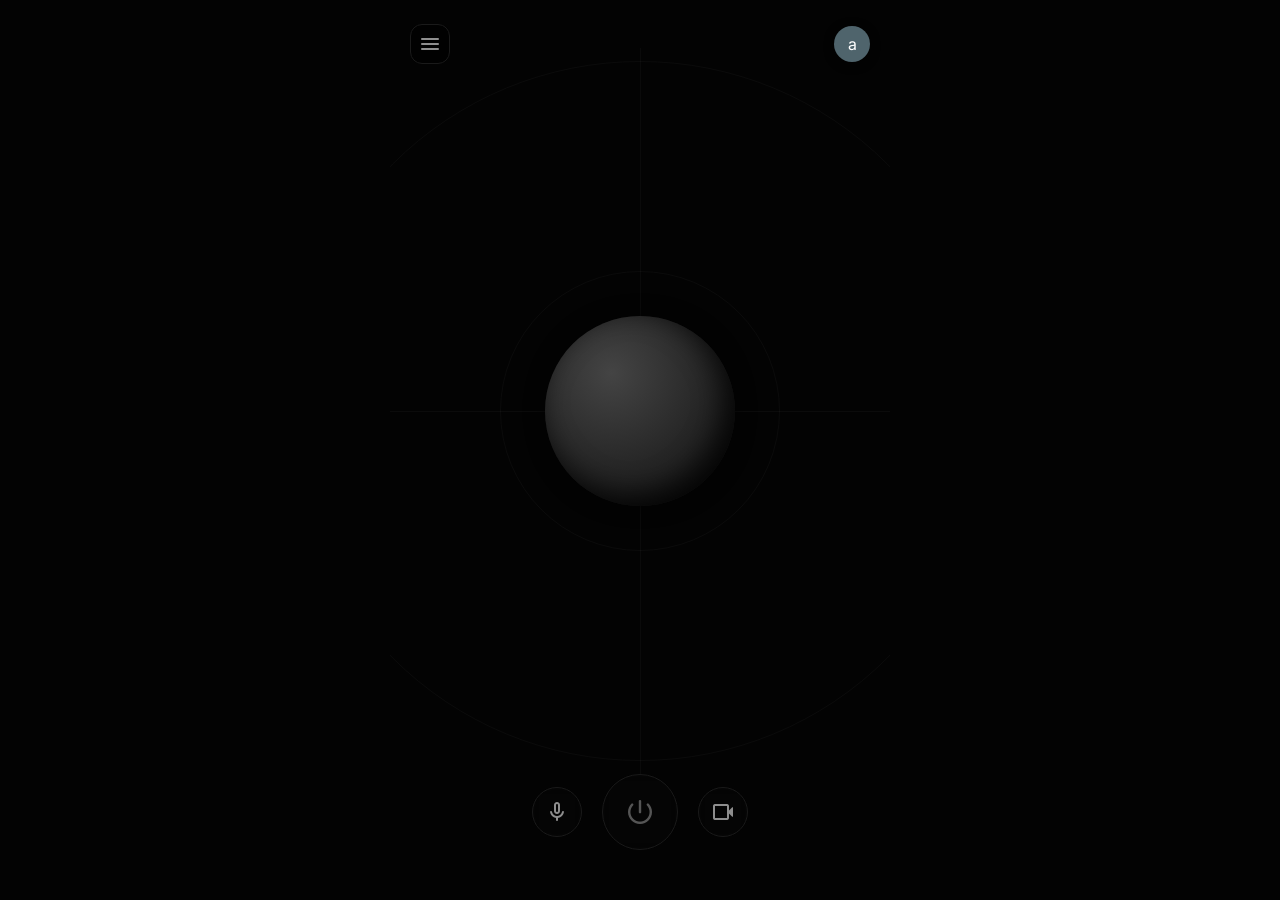
<file: voice-orb/index.html>
<!DOCTYPE html>
<html lang="en">
<head>
    <meta charset="UTF-8">
    <meta name="viewport" content="width=device-width, initial-scale=1.0">
    <title>Voice Assistant UI with Video</title>
    <!-- Google Fonts for Typography -->
    <link rel="preconnect" href="https://fonts.googleapis.com">
    <link rel="preconnect" href="https://fonts.gstatic.com" crossorigin>
    <link href="https://fonts.googleapis.com/css2?family=Inter:wght@400;500;600&display=swap" rel="stylesheet">
    <!-- Google Material Symbols for Icons -->
    <link href="https://fonts.googleapis.com/css2?family=Material+Symbols+Rounded:opsz,wght,FILL,GRAD@24,400,0,0" rel="stylesheet" />

    <style>
        :root {
            --bg-color: #030303;
            --text-color: #ffffff;
            --icon-color: #8e8e8e;
            --border-color: #1a1a1a;
            --btn-bg: #080808;
            
            --orb-highlight: #eafab1;
            --orb-mid-light: #7fcf64;
            --orb-mid: #3ba24b;
            --orb-dark: #124d20;
            --orb-edge: #041708;
            
            --power-glow: #c6f050;
            --avatar-bg: #4f646c;
        }

        * {
            margin: 0;
            padding: 0;
            box-sizing: border-box;
            -webkit-tap-highlight-color: transparent;
        }

        body {
            background-color: var(--bg-color);
            color: var(--text-color);
            font-family: 'Inter', sans-serif;
            height: 100vh;
            width: 100vw;
            display: flex;
            justify-content: center;
            overflow: hidden;
        }

        .app-container {
            width: 100%;
            max-width: 500px;
            height: 100%;
            display: flex;
            flex-direction: column;
            position: relative;
            background-color: var(--bg-color);
            overflow: hidden;
        }

        /* --- Video Background Layer --- */
        .video-layer {
            position: absolute;
            inset: 0;
            z-index: 1; /* Sits at the bottom of the positioned stack */
            opacity: 0;
            visibility: hidden;
            transition: opacity 0.5s ease, visibility 0.5s;
            background: linear-gradient(-45deg, #0d1b2a, #1b263b, #415a77, #000000);
            background-size: 400% 400%;
            animation: gradientBG 15s ease infinite;
        }

        @keyframes gradientBG {
            0% { background-position: 0% 50%; }
            50% { background-position: 100% 50%; }
            100% { background-position: 0% 50%; }
        }

        .app-container.video-active .video-layer {
            opacity: 1;
            visibility: visible;
        }

        #cameraFeed {
            width: 100%;
            height: 100%;
            object-fit: cover;
            position: absolute;
            inset: 0;
        }

        /* Gradient overlay to ensure text/buttons are visible against bright camera feeds */
        .video-overlay {
            position: absolute;
            inset: 0;
            background: linear-gradient(180deg, rgba(0,0,0,0.8) 0%, rgba(0,0,0,0) 15%, rgba(0,0,0,0) 75%, rgba(0,0,0,0.8) 100%);
            pointer-events: none;
        }

        .cam-status {
            position: absolute;
            top: 50%;
            left: 50%;
            transform: translate(-50%, -50%);
            color: rgba(255, 255, 255, 0.5);
            font-size: 14px;
            text-align: center;
            display: none;
            pointer-events: none;
        }

        /* --- Header --- */
        header {
            position: relative; /* REQUIRED to stay above the absolute video layer */
            display: flex;
            justify-content: space-between;
            align-items: center;
            padding: 24px 20px;
            z-index: 100; /* Stays firmly on top */
        }

        .menu-btn {
            background: rgba(0, 0, 0, 0.4);
            backdrop-filter: blur(4px);
            border: 1px solid var(--border-color);
            border-radius: 12px;
            width: 40px;
            height: 40px;
            display: flex;
            justify-content: center;
            align-items: center;
            color: var(--icon-color);
            cursor: pointer;
            transition: background-color 0.2s, color 0.2s;
        }

        .app-container.video-active .menu-btn {
            color: #fff;
            border-color: rgba(255,255,255,0.2);
        }

        .header-right {
            display: flex;
            align-items: center;
        }

        .avatar {
            width: 36px;
            height: 36px;
            border-radius: 50%;
            background-color: var(--avatar-bg);
            display: flex;
            justify-content: center;
            align-items: center;
            font-size: 16px;
            color: #ffffff;
            cursor: pointer;
            box-shadow: 0 2px 10px rgba(0,0,0,0.5);
        }

        /* Close Video Button */
        .close-video-btn {
            display: none; /* Hidden by default */
            background-color: rgba(20, 20, 20, 0.6);
            backdrop-filter: blur(8px);
            border: 1px solid rgba(255, 255, 255, 0.15);
            border-radius: 50%;
            width: 40px;
            height: 40px;
            justify-content: center;
            align-items: center;
            color: #ffffff;
            cursor: pointer;
            transition: transform 0.1s, background-color 0.3s;
            box-shadow: 0 4px 12px rgba(0,0,0,0.5);
        }

        .close-video-btn:active {
            transform: scale(0.92);
            background-color: rgba(60, 60, 60, 0.8);
        }

        .app-container.video-active .close-video-btn {
            display: flex; /* Shown when video is active */
        }

        .app-container.video-active .avatar {
            display: none; /* Hides avatar to make room for close icon */
        }

        /* --- Main Content (Orb & Background) --- */
        main {
            flex-grow: 1;
            position: relative; /* REQUIRED for the z-index to work */
            display: flex;
            justify-content: center;
            align-items: center;
            margin-top: -40px; 
            z-index: 5; /* Under header and footer */
        }

        .grid-layer {
            position: absolute;
            inset: 0;
            display: flex;
            justify-content: center;
            align-items: center;
            pointer-events: none;
            z-index: 2;
            transition: opacity 0.5s ease;
        }

        .app-container.video-active .grid-layer {
            opacity: 0;
        }

        .faint-line {
            position: absolute;
            background-color: rgba(255, 255, 255, 0.03);
        }
        .faint-line.vertical { width: 1px; height: 100%; }
        .faint-line.horizontal { height: 1px; width: 100%; }

        .faint-circle {
            position: absolute;
            border: 1px solid rgba(255, 255, 255, 0.03);
            border-radius: 50%;
        }
        .faint-circle.inner { width: 280px; height: 280px; }
        .faint-circle.outer { width: 700px; height: 700px; }

        .orb-container {
            position: relative;
            z-index: 5;
            display: flex;
            justify-content: center;
            align-items: center;
            width: 100%;
            height: 100%;
            transition: opacity 0.4s ease;
        }

        .orb {
            width: 200px;
            height: 200px;
            border-radius: 50%;
            background: radial-gradient(
                circle at 35% 30%, 
                var(--orb-highlight) 0%, 
                var(--orb-mid-light) 25%, 
                var(--orb-mid) 50%, 
                var(--orb-dark) 85%, 
                var(--orb-edge) 100%
            );
            box-shadow: 
                0 0 60px 10px rgba(59, 162, 75, 0.15),
                inset -10px -10px 30px rgba(0, 0, 0, 0.5);
            transition: all 0.6s cubic-bezier(0.4, 0, 0.2, 1);
        }

        /* State when turned off */
        .orb.inactive {
            background: radial-gradient(
                circle at 35% 30%, 
                #444 0%, 
                #333 30%, 
                #222 60%, 
                #111 85%, 
                #050505 100%
            );
            box-shadow: 
                0 0 20px rgba(0, 0, 0, 0.5),
                inset -10px -10px 30px rgba(0, 0, 0, 0.8);
            transform: scale(0.95);
        }

        /* Hide Orb completely when video is active */
        .app-container.video-active .orb {
            transform: scale(0);
            opacity: 0;
            visibility: hidden;
        }
        .app-container.video-active .orb-container {
            pointer-events: none;
        }

        /* --- Footer Controls --- */
        footer {
            position: relative; /* REQUIRED to stay above the absolute video layer */
            display: flex;
            justify-content: center;
            align-items: center;
            gap: 20px;
            padding-bottom: 50px;
            z-index: 100; /* Stays firmly on top */
        }

        .control-btn {
            background-color: rgba(8, 8, 8, 0.6);
            backdrop-filter: blur(8px);
            border: 1px solid var(--border-color);
            border-radius: 50%;
            display: flex;
            justify-content: center;
            align-items: center;
            color: var(--icon-color);
            cursor: pointer;
            transition: transform 0.1s, background-color 0.3s, color 0.3s, border-color 0.3s;
            position: relative;
        }

        .app-container.video-active .control-btn {
            border-color: rgba(255, 255, 255, 0.2);
            color: #ffffff; /* Brightens up icons when camera is on */
        }

        .control-btn:active {
            transform: scale(0.92);
        }

        .control-btn.small { width: 50px; height: 50px; }
        .control-btn.large { width: 76px; height: 76px; }

        .control-btn.small.toggled {
            color: #fff;
            background-color: rgba(255, 255, 255, 0.15);
        }

        /* --- Power Button & Audio Visualizer --- */
        #powerIcon {
            font-size: 32px;
            transition: opacity 0.3s ease, transform 0.3s ease;
            position: absolute;
        }

        .visualizer {
            display: flex;
            justify-content: center;
            align-items: center;
            gap: 4px;
            height: 24px;
            transition: opacity 0.3s ease, transform 0.3s ease;
            position: absolute;
        }

        .visualizer .bar {
            width: 4px;
            height: 100%;
            background-color: var(--power-glow);
            border-radius: 2px;
            box-shadow: 0 0 8px var(--power-glow);
            animation: voice-bounce 0.8s infinite ease-in-out alternate;
        }

        .visualizer .bar:nth-child(1) { animation-delay: -0.4s; }
        .visualizer .bar:nth-child(2) { animation-delay: -0.1s; }
        .visualizer .bar:nth-child(3) { animation-delay: -0.6s; }
        .visualizer .bar:nth-child(4) { animation-delay: 0s; }

        @keyframes voice-bounce {
            0% { transform: scaleY(0.2); }
            100% { transform: scaleY(1); }
        }

        /* INACTIVE STATE (OFF) */
        .power-btn.inactive #powerIcon {
            opacity: 1;
            transform: scale(1);
            color: #555;
        }
        
        .app-container.video-active .power-btn.inactive #powerIcon {
            color: #ffffff; /* Make power button more visible on video layout */
        }

        .power-btn.inactive .visualizer {
            opacity: 0;
            transform: scale(0.5);
            pointer-events: none;
        }
        
        /* ACTIVE STATE (ON) */
        .power-btn:not(.inactive) {
            border-color: rgba(198, 240, 80, 0.4);
        }
        .power-btn:not(.inactive) #powerIcon {
            opacity: 0;
            transform: scale(0.5);
            pointer-events: none;
        }
        .power-btn:not(.inactive) .visualizer {
            opacity: 1;
            transform: scale(1);
        }
    </style>
</head>
<body>

    <div class="app-container" id="appContainer">
        
        <!-- Video Screen Layer -->
        <div class="video-layer">
            <video id="cameraFeed" autoplay muted playsinline></video>
            <!-- Overlay ensures text/buttons are readable on top of white/bright camera feeds -->
            <div class="video-overlay"></div>
            <div class="cam-status" id="camStatus">Simulated Screen Feed<br>(Camera access missing/denied)</div>
        </div>

        <!-- Header Section -->
        <header>
            <button class="menu-btn" aria-label="Menu">
                <span class="material-symbols-rounded">menu</span>
            </button>
            <div class="header-right">
                <div class="avatar" id="avatar">a</div>
                <!-- Close Video Button to go back to main menu -->
                <button class="close-video-btn" id="closeVideoBtn" aria-label="Close Video">
                    <span class="material-symbols-rounded">close</span>
                </button>
            </div>
        </header>

        <!-- Main Content Area -->
        <main>
            <div class="grid-layer">
                <div class="faint-circle outer"></div>
                <div class="faint-circle inner"></div>
                <div class="faint-line vertical"></div>
                <div class="faint-line horizontal"></div>
            </div>

            <!-- The Central Orb -->
            <div class="orb-container">
                <div class="orb inactive" id="mainOrb"></div>
            </div>
        </main>

        <!-- Bottom Control Buttons -->
        <footer>
            <button class="control-btn small mic-btn" id="micBtn" aria-label="Toggle Microphone">
                <span class="material-symbols-rounded" id="micIcon">mic</span>
            </button>
            
            <!-- Power/Start Button with audio visualizer -->
            <button class="control-btn large power-btn inactive" id="powerBtn" aria-label="Power/Start Toggle">
                <span class="material-symbols-rounded" id="powerIcon">power_settings_new</span>
                <div class="visualizer" id="visualizer">
                    <div class="bar"></div>
                    <div class="bar"></div>
                    <div class="bar"></div>
                    <div class="bar"></div>
                </div>
            </button>
            
            <!-- Video Button with standard camera icon -->
            <button class="control-btn small video-btn" id="videoBtn" aria-label="Toggle Video">
                <span class="material-symbols-rounded" id="videoIcon">videocam</span>
            </button>
        </footer>
    </div>

    <!-- Interactivity Script -->
    <script>
        document.addEventListener('DOMContentLoaded', () => {
            const appContainer = document.getElementById('appContainer');
            const orb = document.getElementById('mainOrb');
            const powerBtn = document.getElementById('powerBtn');
            const micBtn = document.getElementById('micBtn');
            const micIcon = document.getElementById('micIcon');
            const videoBtn = document.getElementById('videoBtn');
            const closeVideoBtn = document.getElementById('closeVideoBtn');
            
            const cameraFeed = document.getElementById('cameraFeed');
            const camStatus = document.getElementById('camStatus');
            let videoStream = null;

            // Power button toggles the orb state and starts the visualizer
            powerBtn.addEventListener('click', () => {
                orb.classList.toggle('inactive');
                powerBtn.classList.toggle('inactive');
            });

            // Mic button toggle
            let micActive = true;
            micBtn.addEventListener('click', () => {
                micActive = !micActive;
                micBtn.classList.toggle('toggled');
                micIcon.textContent = micActive ? 'mic' : 'mic_off';
            });

            // Reusable function to completely close video mode
            function closeVideoMode() {
                appContainer.classList.remove('video-active');
                videoBtn.classList.remove('toggled');
                
                // Stop camera stream tracks
                if (videoStream) {
                    videoStream.getTracks().forEach(track => track.stop());
                    cameraFeed.srcObject = null;
                    videoStream = null;
                }
                camStatus.style.display = 'none';
            }

            // Video button toggle opens camera
            videoBtn.addEventListener('click', async () => {
                const isVideoActive = appContainer.classList.contains('video-active');

                if (!isVideoActive) {
                    // Turn ON Video Screen
                    appContainer.classList.add('video-active');
                    videoBtn.classList.add('toggled');
                    
                    try {
                        // Request user camera
                        videoStream = await navigator.mediaDevices.getUserMedia({ video: { facingMode: "user" } });
                        cameraFeed.srcObject = videoStream;
                        camStatus.style.display = 'none';
                    } catch (err) {
                        console.warn("Camera access denied or unavailable. Using simulated background.", err);
                        camStatus.style.display = 'block';
                    }
                } else {
                    // Turn OFF Video Screen if clicked again
                    closeVideoMode();
                }
            });

            // Close button top right explicitly closes video and goes back to main menu
            closeVideoBtn.addEventListener('click', closeVideoMode);
        });
    </script>
</body>
</html>
</file>
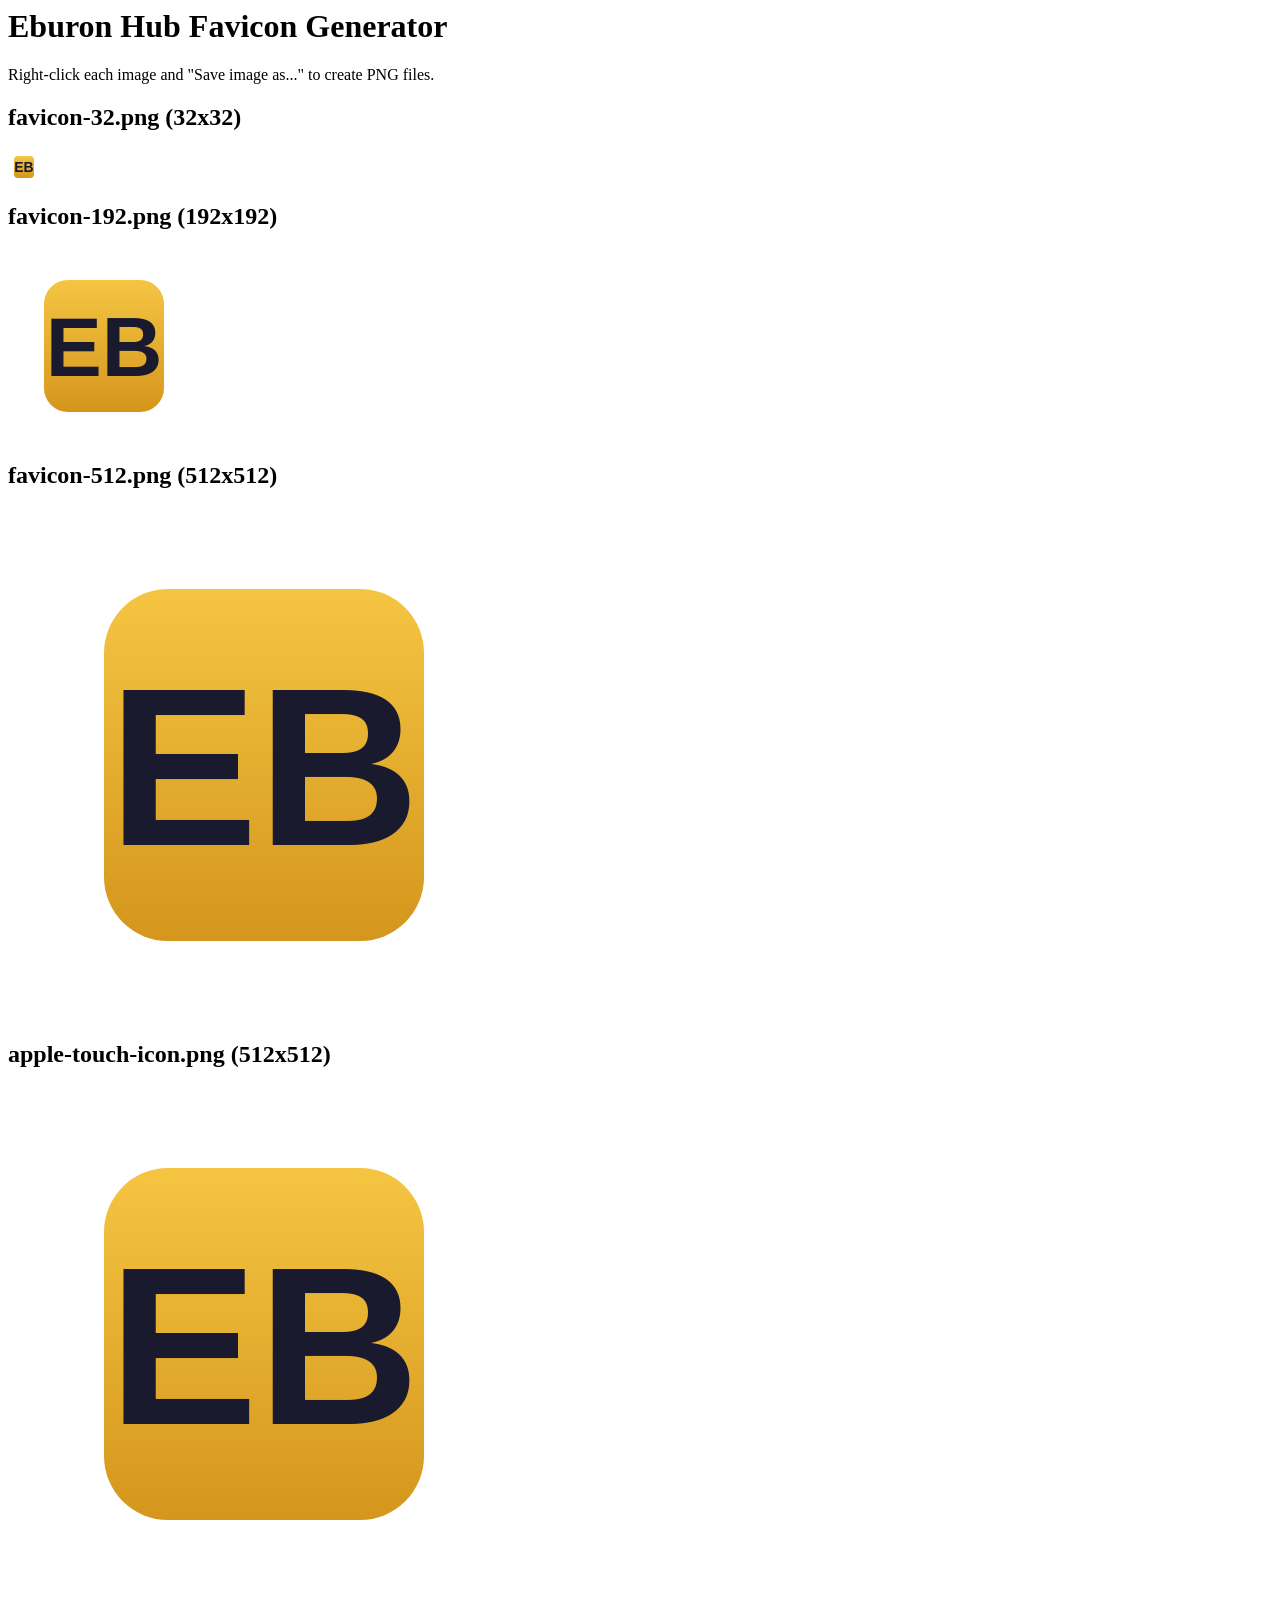
<file: static/generate_icons.html>
<html>
<head><title>Generate Eburon Hub Icons</title></head>
<body>
<h1>Eburon Hub Favicon Generator</h1>
<p>Right-click each image and "Save image as..." to create PNG files.</p>
<h2>favicon-32.png (32x32)</h2>
<img src="favicon.svg" width="32" height="32" id="icon32">
<h2>favicon-192.png (192x192)</h2>
<img src="favicon.svg" width="192" height="192">
<h2>favicon-512.png (512x512)</h2>
<img src="favicon.svg" width="512" height="512">
<h2>apple-touch-icon.png (512x512)</h2>
<img src="favicon.svg" width="512" height="512">
</body></html>
</file>
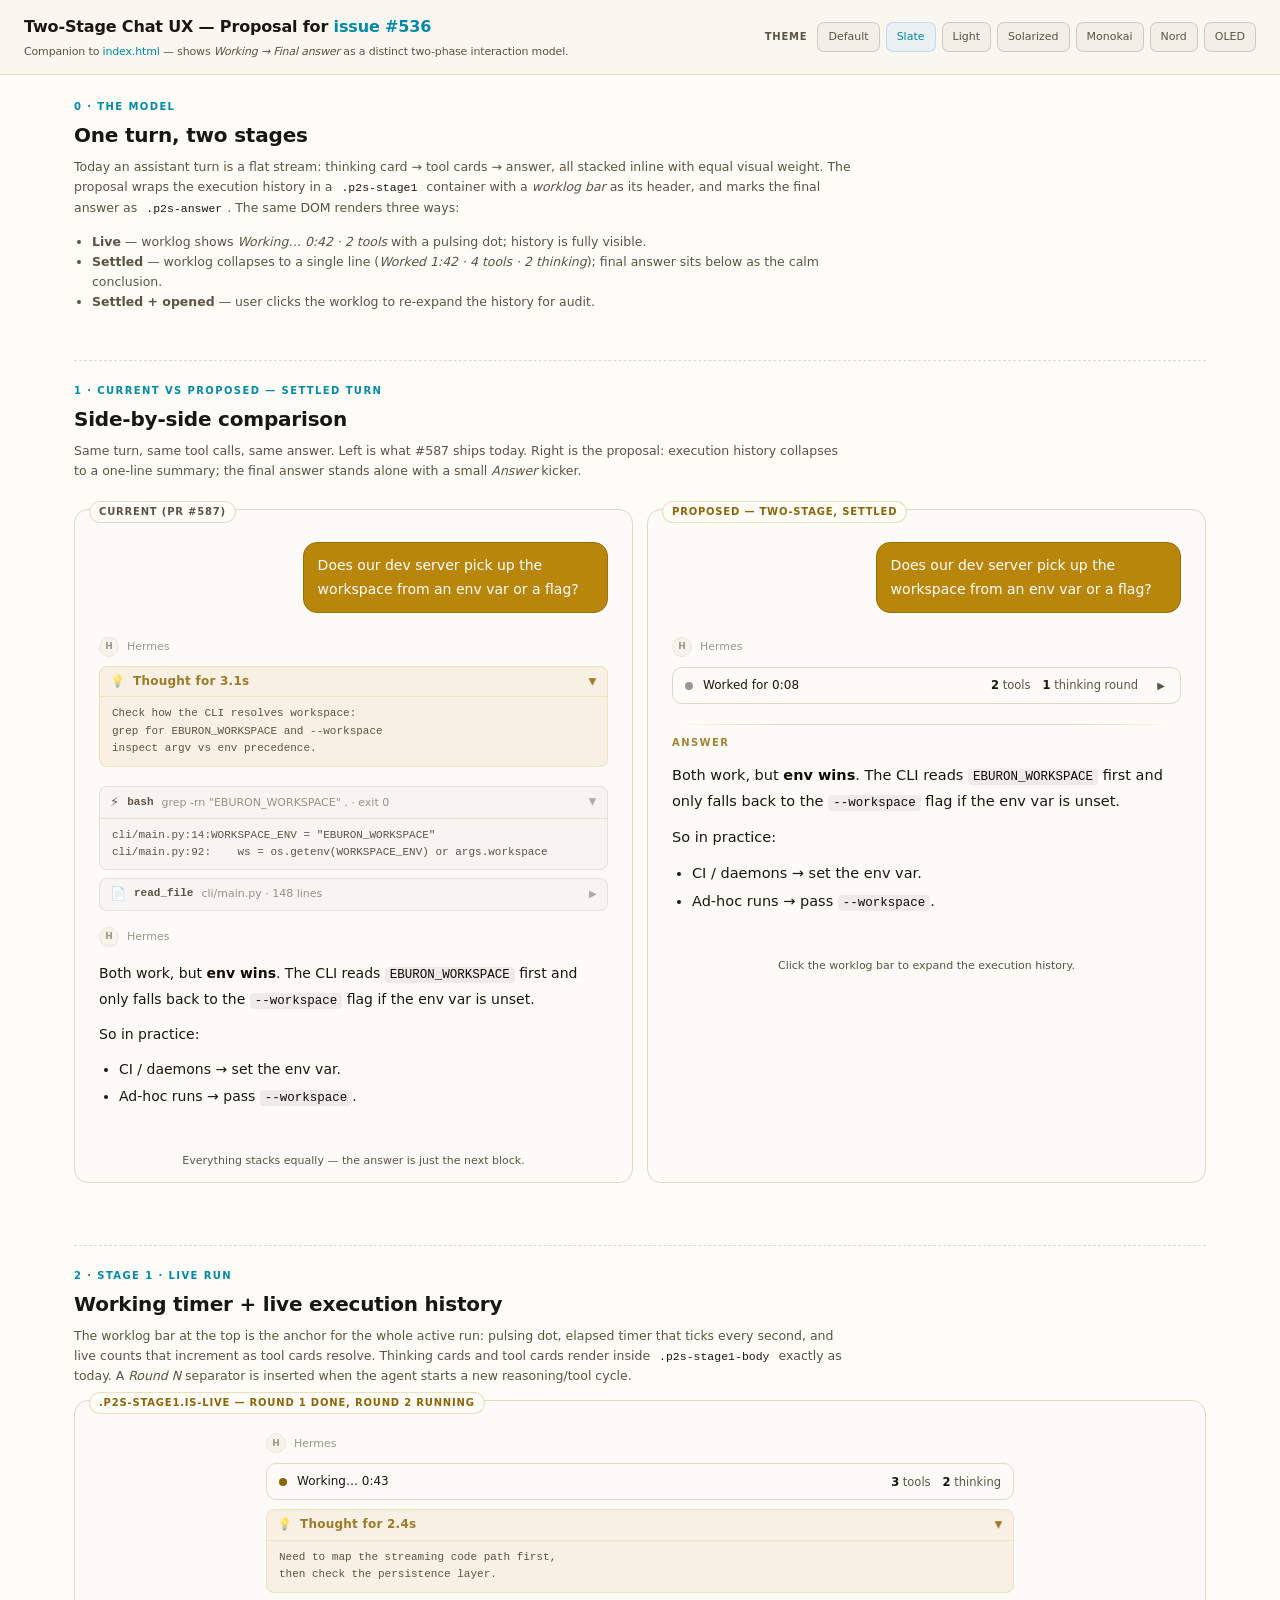
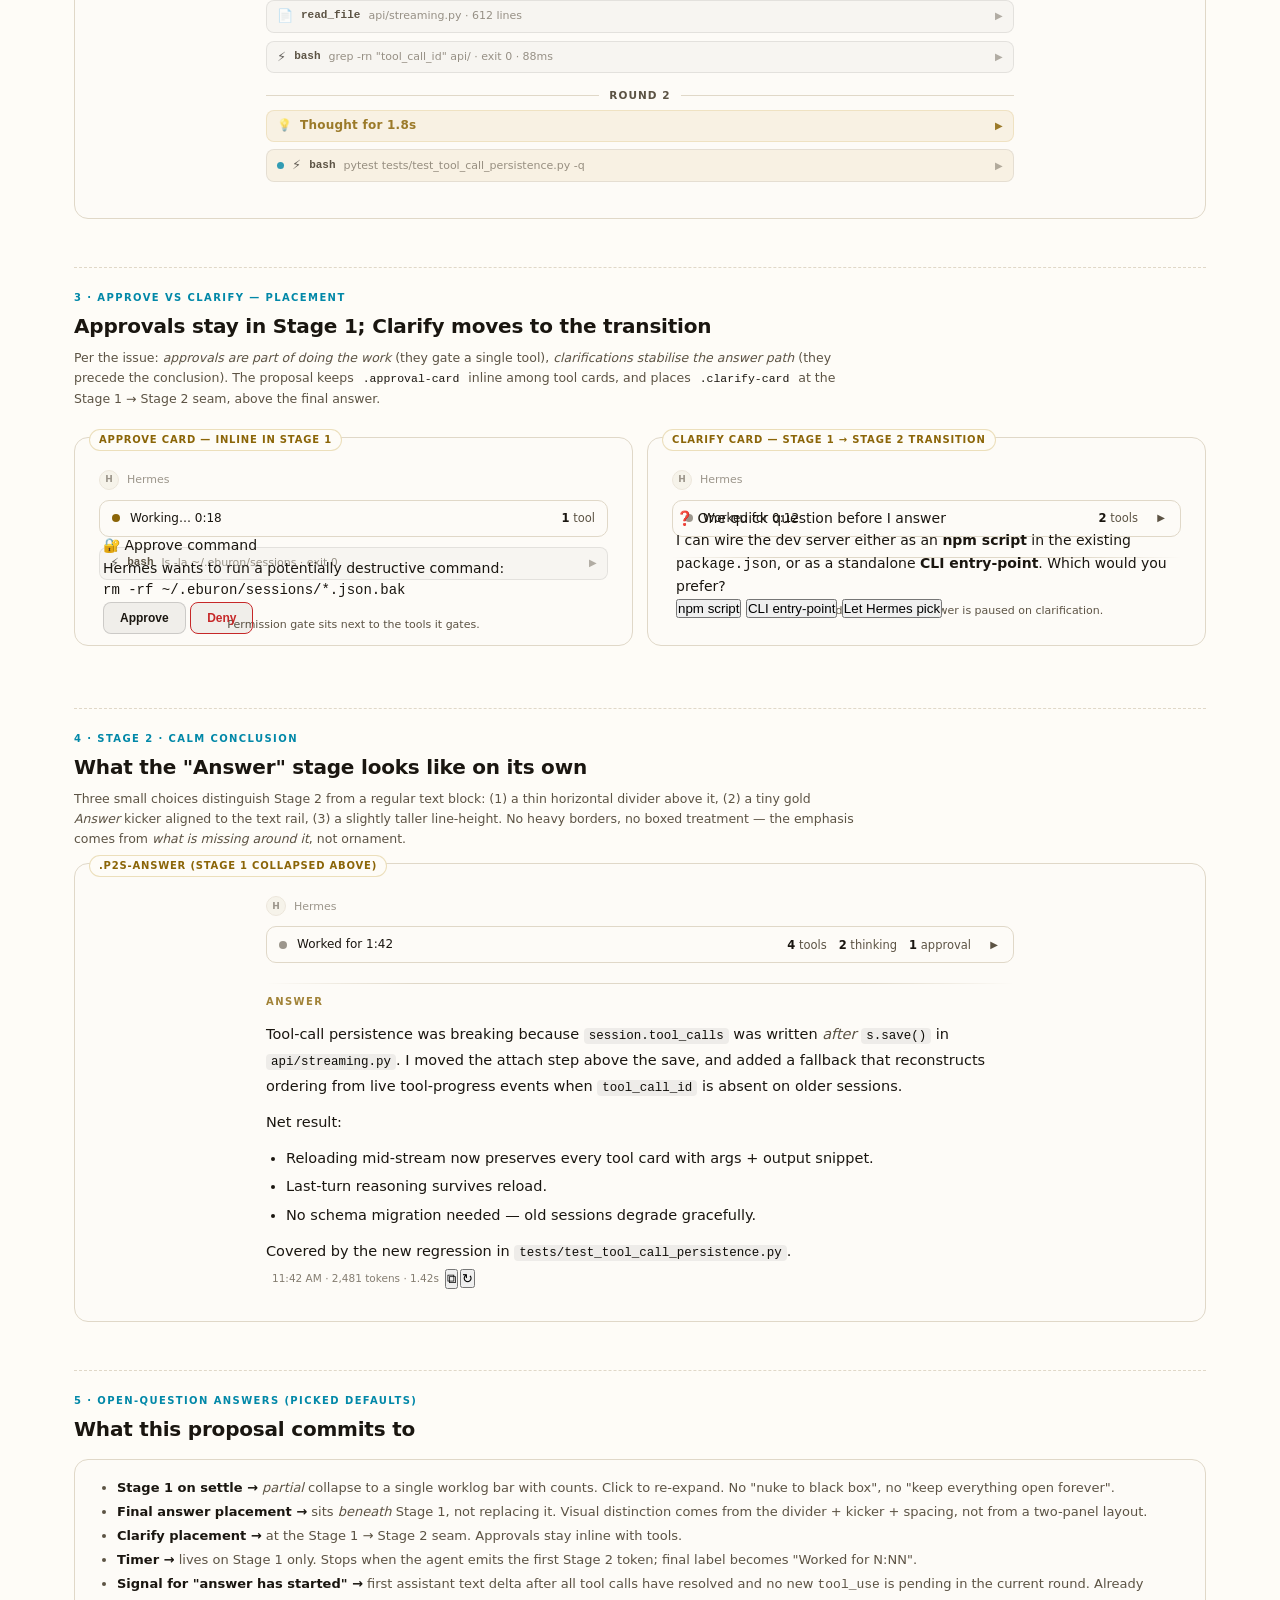
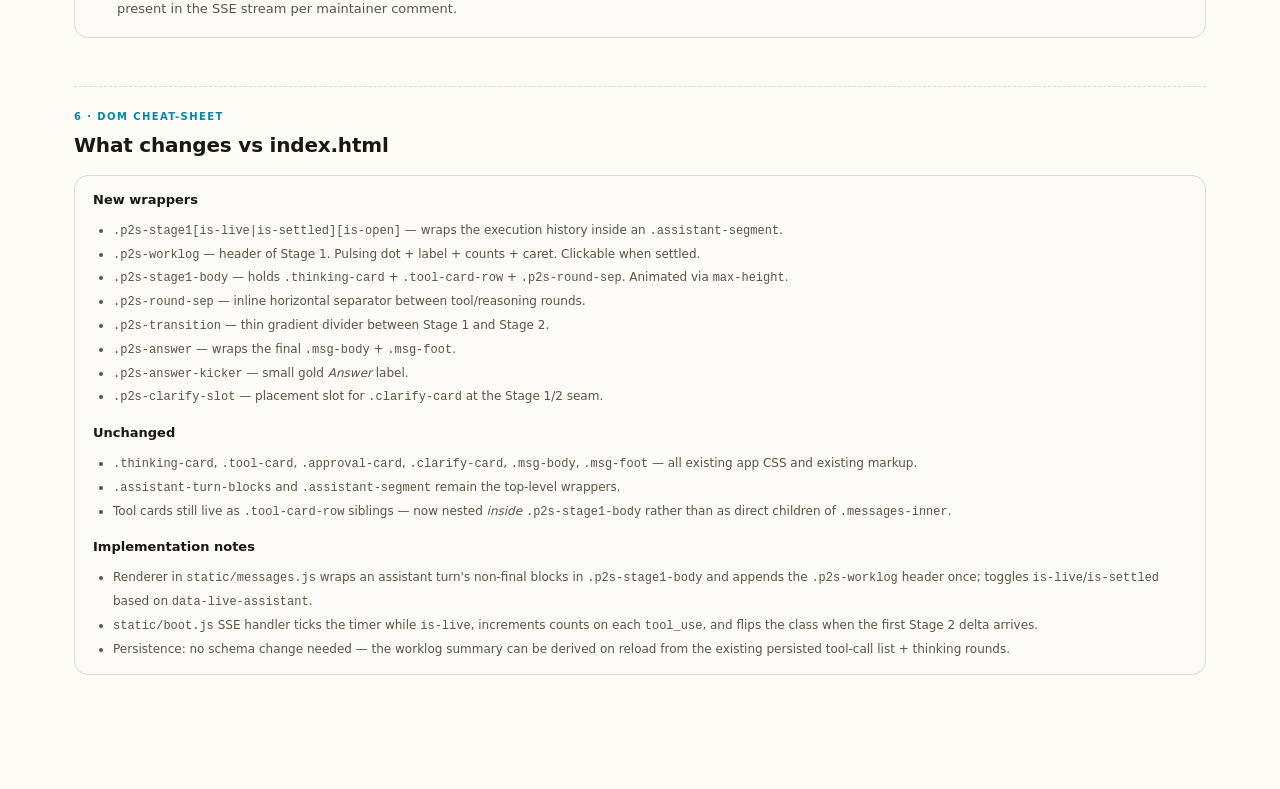
<file: docs/ui-ux/two-stage-proposal.html>
<!doctype html>
<html lang="en" data-theme="slate">
<head>
  <meta charset="utf-8">
  <title>Eburon Hub — Two-Stage Chat Proposal (Issue #536)</title>
  <meta name="viewport" content="width=device-width,initial-scale=1">
  <link rel="stylesheet" href="../../static/style.css">
  <style>
    /* ──────────────────────────────────────────────────────────────
       Doc-chrome scaffold (same pattern as index.html) — real app CSS
       is used unchanged inside .messages / .msg-row. New proposed
       elements are prefixed .p2s- so nothing collides with the app.
       ────────────────────────────────────────────────────────────── */
    body{display:block !important;height:auto !important;min-height:100vh;overflow:auto !important;}
    .doc-header{position:sticky;top:0;z-index:50;background:var(--topbar-bg);backdrop-filter:blur(12px);border-bottom:1px solid var(--border);padding:14px 24px;display:flex;flex-wrap:wrap;align-items:center;gap:14px;}
    .doc-title{font-size:16px;font-weight:700;letter-spacing:-.01em;color:var(--text);}
    .doc-title small{display:block;font-size:11px;font-weight:500;color:var(--muted);margin-top:3px;}
    .doc-title a{color:var(--blue);text-decoration:none;}
    .doc-toggles{display:flex;flex-wrap:wrap;gap:6px;margin-left:auto;}
    .doc-toggles button{font:inherit;font-size:11px;padding:5px 10px;border-radius:7px;border:1px solid var(--border2);background:var(--input-bg);color:var(--muted);cursor:pointer;}
    .doc-toggles button.on{background:rgba(124,185,255,.12);border-color:rgba(124,185,255,.4);color:var(--blue);}
    .doc-main{max-width:1180px;margin:0 auto;padding:24px 24px 120px;}
    .doc-section{margin:48px 0 8px;padding-top:22px;border-top:1px dashed var(--border);}
    .doc-section:first-of-type{border-top:none;padding-top:0;margin-top:0;}
    .doc-kicker{font-size:10px;font-weight:700;letter-spacing:.14em;text-transform:uppercase;color:var(--blue);}
    .doc-h{font-size:20px;font-weight:700;color:var(--text);margin:4px 0 6px;letter-spacing:-.01em;}
    .doc-note{font-size:12.5px;color:var(--muted);line-height:1.6;max-width:780px;margin-bottom:14px;}
    .doc-note code{color:var(--text);background:rgba(255,255,255,.05);padding:1px 5px;border-radius:4px;font-size:11.5px;}
    .doc-card{position:relative;background:var(--main-bg);border:1px solid var(--border);border-radius:14px;padding:6px 8px;margin:14px 0;}
    .doc-label{position:absolute;top:-9px;left:14px;font-size:10px;font-weight:700;text-transform:uppercase;letter-spacing:.08em;padding:2px 9px;background:var(--bg);color:var(--muted);border:1px solid var(--border);border-radius:999px;}
    .doc-label.current{color:var(--muted);}
    .doc-label.proposed{color:var(--gold);border-color:rgba(201,168,76,.35);background:var(--bg);}
    .force-show .msg-actions,.force-show .msg-time,.force-show .msg-foot{opacity:1 !important;}
    .messages.doc-messages{overflow:visible;display:block;}
    .messages-inner.doc-inner{padding:14px 16px;}
    .approval-card.doc-visible,.clarify-card.doc-visible{display:block;}
    .doc-grid-2{display:grid;grid-template-columns:repeat(auto-fit,minmax(440px,1fr));gap:14px;}

    /* ──────────────────────────────────────────────────────────────
       Proposed two-stage elements (prefix .p2s-)

       The proposal introduces one container (.p2s-stage1) that wraps
       the execution history (thinking + tool cards) and one visual
       treatment (.p2s-answer) for the final-answer segment. The same
       DOM can be rendered in three modes:

         .p2s-stage1.is-live      →  Working timer + expanded history
         .p2s-stage1.is-settled   →  Collapsed to one-line summary
         .p2s-stage1.is-settled.is-open → expanded on demand

       Everything else (thinking-card, tool-card-row, msg-body) is the
       existing app CSS unchanged.
       ────────────────────────────────────────────────────────────── */

    /* Worklog bar — the header of Stage 1.
       Aligns with every other rail child via --msg-rail / --msg-max. */
    .p2s-worklog{
      display:flex;align-items:center;gap:10px;
      margin:4px 0 6px var(--msg-rail);
      max-width:var(--msg-max);
      padding:8px 12px;
      border:1px solid var(--border);
      border-radius:10px;
      background:rgba(255,255,255,.025);
      font-size:12px;color:var(--muted);
      cursor:pointer;user-select:none;
      transition:border-color .15s,background .15s;
    }
    .p2s-worklog:hover{border-color:var(--border2);background:rgba(255,255,255,.04);}
    .p2s-worklog-dot{
      width:8px;height:8px;border-radius:50%;background:var(--gold);flex-shrink:0;
      box-shadow:0 0 0 0 rgba(201,168,76,.4);
    }
    .p2s-stage1.is-live .p2s-worklog-dot{
      animation:p2sPulse 1.4s ease-in-out infinite;
    }
    .p2s-stage1.is-settled .p2s-worklog-dot{
      background:var(--muted);opacity:.6;
    }
    @keyframes p2sPulse{
      0%,100%{box-shadow:0 0 0 0 rgba(201,168,76,.45);}
      50%{box-shadow:0 0 0 6px rgba(201,168,76,0);}
    }
    .p2s-worklog-label{color:var(--text);font-weight:500;}
    .p2s-worklog-stats{margin-left:auto;display:flex;gap:12px;color:var(--muted);font-size:11.5px;}
    .p2s-worklog-stats b{color:var(--text);font-weight:600;}
    .p2s-worklog-caret{
      display:inline-block;width:14px;height:14px;line-height:14px;text-align:center;
      color:var(--muted);font-size:10px;transition:transform .2s;
      margin-left:6px;
    }
    .p2s-stage1.is-live .p2s-worklog-caret{display:none;}
    .p2s-stage1.is-settled.is-open .p2s-worklog-caret{transform:rotate(90deg);}

    /* Stage 1 body — holds thinking + tool cards + round separators. */
    .p2s-stage1-body{
      overflow:hidden;
      transition:max-height .35s ease,opacity .25s ease;
    }
    .p2s-stage1.is-live .p2s-stage1-body,
    .p2s-stage1.is-settled.is-open .p2s-stage1-body{
      max-height:2000px;opacity:1;
    }
    .p2s-stage1.is-settled:not(.is-open) .p2s-stage1-body{
      max-height:0;opacity:0;pointer-events:none;
    }

    /* Round separator — shown inside Stage 1 between execution rounds. */
    .p2s-round-sep{
      display:flex;align-items:center;gap:10px;
      margin:10px 0 6px var(--msg-rail);
      max-width:var(--msg-max);
      color:var(--muted);
      font-size:10.5px;font-weight:700;letter-spacing:.1em;text-transform:uppercase;
    }
    .p2s-round-sep::before,.p2s-round-sep::after{
      content:"";flex:1;height:1px;background:var(--border);
    }

    /* Stage 1 → Stage 2 transition divider. */
    .p2s-transition{
      margin:14px 0 10px var(--msg-rail);
      max-width:var(--msg-max);
      height:1px;
      background:linear-gradient(
        to right,transparent,var(--border) 20%,var(--border) 80%,transparent
      );
    }

    /* Stage 2 — the final answer wrapper.

       Design intent: nothing loud. A small "Answer" kicker in gold,
       slightly taller line-height, the existing .msg-body styling,
       and a gentle top breathing-space. The user arrives at this
       block and it *feels* like a conclusion, not another tool row.
    */
    .p2s-answer{margin-top:8px;}
    .p2s-answer-kicker{
      margin:0 0 4px var(--msg-rail);
      max-width:var(--msg-max);
      font-size:10px;font-weight:700;letter-spacing:.14em;text-transform:uppercase;
      color:var(--gold);opacity:.8;
    }
    .p2s-answer .msg-body{
      font-size:14.5px;line-height:1.78;
    }

    /* Clarify slot — placed at the transition rather than inline. */
    .p2s-clarify-slot{
      margin:12px 0 4px var(--msg-rail);
      max-width:var(--msg-max);
    }
    .p2s-clarify-slot .clarify-card{margin:0;}

    /* Comparison-grid accents. */
    .doc-compare-caption{
      font-size:11px;color:var(--muted);text-align:center;padding:6px 0;
    }
  </style>
</head>
<body>

<header class="doc-header">
  <div class="doc-title">
    Two-Stage Chat UX — Proposal for <a href="https://github.com/nesquena/eburon-webui/issues/536" target="_blank">issue #536</a>
    <small>Companion to <a href="./index.html">index.html</a> — shows <em>Working → Final answer</em> as a distinct two-phase interaction model.</small>
  </div>
  <div class="doc-toggles">
    <strong style="font-size:10px;color:var(--muted);letter-spacing:.08em;text-transform:uppercase;align-self:center;margin-right:4px;">Theme</strong>
    <button data-theme-btn="default">Default</button>
    <button data-theme-btn="slate" class="on">Slate</button>
    <button data-theme-btn="light">Light</button>
    <button data-theme-btn="solarized">Solarized</button>
    <button data-theme-btn="monokai">Monokai</button>
    <button data-theme-btn="nord">Nord</button>
    <button data-theme-btn="oled">OLED</button>
  </div>
</header>

<main class="doc-main">

<!-- ============================================================= -->
<section class="doc-section">
  <div class="doc-kicker">0 · The model</div>
  <h2 class="doc-h">One turn, two stages</h2>
  <p class="doc-note">
    Today an assistant turn is a flat stream: thinking card → tool cards → answer, all stacked
    inline with equal visual weight. The proposal wraps the execution history in a
    <code>.p2s-stage1</code> container with a <em>worklog bar</em> as its header, and marks the
    final answer as <code>.p2s-answer</code>. The same DOM renders three ways:
  </p>
  <ul class="doc-note" style="padding-left:18px;list-style:disc;">
    <li><b>Live</b> — worklog shows <em>Working… 0:42 · 2 tools</em> with a pulsing dot; history is fully visible.</li>
    <li><b>Settled</b> — worklog collapses to a single line (<em>Worked 1:42 · 4 tools · 2 thinking</em>); final answer sits below as the calm conclusion.</li>
    <li><b>Settled + opened</b> — user clicks the worklog to re-expand the history for audit.</li>
  </ul>
</section>

<!-- ============================================================= -->
<section class="doc-section">
  <div class="doc-kicker">1 · Current vs proposed — settled turn</div>
  <h2 class="doc-h">Side-by-side comparison</h2>
  <p class="doc-note">
    Same turn, same tool calls, same answer. Left is what #587 ships today. Right is the
    proposal: execution history collapses to a one-line summary; the final answer stands alone
    with a small <em>Answer</em> kicker.
  </p>

  <div class="doc-grid-2">

    <!-- CURRENT ──────────────────────────────────────────────── -->
    <div class="doc-card"><span class="doc-label current">Current (PR #587)</span>
      <div class="messages doc-messages"><div class="messages-inner doc-inner">
        <div class="msg-row" data-role="user">
          <div class="msg-body"><p>Does our dev server pick up the workspace from an env var or a flag?</p></div>
        </div>
        <div class="msg-row assistant-turn" data-role="assistant">
          <div class="msg-role assistant"><span class="role-icon assistant">H</span><span>Hermes</span></div>
          <div class="assistant-turn-blocks"><div class="assistant-segment">
            <div class="thinking-card open">
              <div class="thinking-card-header">
                <span class="thinking-card-icon">💡</span>
                <span class="thinking-card-label">Thought for 3.1s</span>
                <span class="thinking-card-toggle">▶</span>
              </div>
              <div class="thinking-card-body"><pre>Check how the CLI resolves workspace:
grep for EBURON_WORKSPACE and --workspace
inspect argv vs env precedence.</pre></div>
            </div>
          </div></div>
        </div>
        <div class="tool-card-row">
          <div class="tool-card open">
            <div class="tool-card-header">
              <span class="tool-card-icon">⚡</span>
              <span class="tool-card-name">bash</span>
              <span class="tool-card-preview">grep -rn "EBURON_WORKSPACE" . · exit 0</span>
              <span class="tool-card-toggle">▶</span>
            </div>
            <div class="tool-card-detail">
              <div class="tool-card-result"><pre>cli/main.py:14:WORKSPACE_ENV = "EBURON_WORKSPACE"
cli/main.py:92:    ws = os.getenv(WORKSPACE_ENV) or args.workspace</pre></div>
            </div>
          </div>
        </div>
        <div class="tool-card-row">
          <div class="tool-card">
            <div class="tool-card-header">
              <span class="tool-card-icon">📄</span>
              <span class="tool-card-name">read_file</span>
              <span class="tool-card-preview">cli/main.py · 148 lines</span>
              <span class="tool-card-toggle">▶</span>
            </div>
          </div>
        </div>
        <div class="msg-row assistant-turn" data-role="assistant">
          <div class="msg-role assistant"><span class="role-icon assistant">H</span><span>Hermes</span></div>
          <div class="assistant-turn-blocks"><div class="assistant-segment">
            <div class="msg-body">
              <p>Both work, but <strong>env wins</strong>. The CLI reads
              <code>EBURON_WORKSPACE</code> first and only falls back to the
              <code>--workspace</code> flag if the env var is unset.</p>
              <p>So in practice:</p>
              <ul>
                <li>CI / daemons → set the env var.</li>
                <li>Ad-hoc runs → pass <code>--workspace</code>.</li>
              </ul>
            </div>
          </div></div>
        </div>
      </div></div>
      <div class="doc-compare-caption">Everything stacks equally — the answer is just the next block.</div>
    </div>

    <!-- PROPOSED ─────────────────────────────────────────────── -->
    <div class="doc-card"><span class="doc-label proposed">Proposed — two-stage, settled</span>
      <div class="messages doc-messages"><div class="messages-inner doc-inner">
        <div class="msg-row" data-role="user">
          <div class="msg-body"><p>Does our dev server pick up the workspace from an env var or a flag?</p></div>
        </div>
        <div class="msg-row assistant-turn" data-role="assistant">
          <div class="msg-role assistant"><span class="role-icon assistant">H</span><span>Hermes</span></div>
          <div class="assistant-turn-blocks"><div class="assistant-segment">

            <!-- Stage 1 — settled, collapsed to summary (click to expand) -->
            <div class="p2s-stage1 is-settled" data-p2s-toggle>
              <div class="p2s-worklog">
                <span class="p2s-worklog-dot"></span>
                <span class="p2s-worklog-label">Worked for 0:08</span>
                <span class="p2s-worklog-stats">
                  <span><b>2</b> tools</span>
                  <span><b>1</b> thinking round</span>
                </span>
                <span class="p2s-worklog-caret">▶</span>
              </div>
              <div class="p2s-stage1-body">
                <div class="thinking-card open">
                  <div class="thinking-card-header">
                    <span class="thinking-card-icon">💡</span>
                    <span class="thinking-card-label">Thought for 3.1s</span>
                    <span class="thinking-card-toggle">▶</span>
                  </div>
                  <div class="thinking-card-body"><pre>Check how the CLI resolves workspace:
grep for EBURON_WORKSPACE and --workspace
inspect argv vs env precedence.</pre></div>
                </div>
                <div class="tool-card-row">
                  <div class="tool-card">
                    <div class="tool-card-header">
                      <span class="tool-card-icon">⚡</span>
                      <span class="tool-card-name">bash</span>
                      <span class="tool-card-preview">grep -rn "EBURON_WORKSPACE" . · exit 0</span>
                      <span class="tool-card-toggle">▶</span>
                    </div>
                  </div>
                </div>
                <div class="tool-card-row">
                  <div class="tool-card">
                    <div class="tool-card-header">
                      <span class="tool-card-icon">📄</span>
                      <span class="tool-card-name">read_file</span>
                      <span class="tool-card-preview">cli/main.py · 148 lines</span>
                      <span class="tool-card-toggle">▶</span>
                    </div>
                  </div>
                </div>
              </div>
            </div>

            <!-- Stage 2 — the final answer -->
            <div class="p2s-transition"></div>
            <div class="p2s-answer">
              <div class="p2s-answer-kicker">Answer</div>
              <div class="msg-body">
                <p>Both work, but <strong>env wins</strong>. The CLI reads
                <code>EBURON_WORKSPACE</code> first and only falls back to the
                <code>--workspace</code> flag if the env var is unset.</p>
                <p>So in practice:</p>
                <ul>
                  <li>CI / daemons → set the env var.</li>
                  <li>Ad-hoc runs → pass <code>--workspace</code>.</li>
                </ul>
              </div>
            </div>

          </div></div>
        </div>
      </div></div>
      <div class="doc-compare-caption">Click the worklog bar to expand the execution history.</div>
    </div>
  </div>
</section>

<!-- ============================================================= -->
<section class="doc-section">
  <div class="doc-kicker">2 · Stage 1 · Live run</div>
  <h2 class="doc-h">Working timer + live execution history</h2>
  <p class="doc-note">
    The worklog bar at the top is the anchor for the whole active run: pulsing dot, elapsed
    timer that ticks every second, and live counts that increment as tool cards resolve.
    Thinking cards and tool cards render inside <code>.p2s-stage1-body</code> exactly as today.
    A <em>Round N</em> separator is inserted when the agent starts a new reasoning/tool cycle.
  </p>

  <div class="doc-card"><span class="doc-label proposed">.p2s-stage1.is-live — Round 1 done, Round 2 running</span>
    <div class="messages doc-messages"><div class="messages-inner doc-inner">
      <div class="msg-row assistant-turn" data-role="assistant">
        <div class="msg-role assistant"><span class="role-icon assistant">H</span><span>Hermes</span></div>
        <div class="assistant-turn-blocks"><div class="assistant-segment" data-live-assistant="1">

          <div class="p2s-stage1 is-live">
            <div class="p2s-worklog">
              <span class="p2s-worklog-dot"></span>
              <span class="p2s-worklog-label">Working… <span id="p2sTimer">0:42</span></span>
              <span class="p2s-worklog-stats">
                <span><b>3</b> tools</span>
                <span><b>2</b> thinking</span>
              </span>
            </div>
            <div class="p2s-stage1-body">

              <div class="thinking-card open">
                <div class="thinking-card-header">
                  <span class="thinking-card-icon">💡</span>
                  <span class="thinking-card-label">Thought for 2.4s</span>
                  <span class="thinking-card-toggle">▶</span>
                </div>
                <div class="thinking-card-body"><pre>Need to map the streaming code path first,
then check the persistence layer.</pre></div>
              </div>

              <div class="tool-card-row">
                <div class="tool-card">
                  <div class="tool-card-header">
                    <span class="tool-card-icon">📄</span>
                    <span class="tool-card-name">read_file</span>
                    <span class="tool-card-preview">api/streaming.py · 612 lines</span>
                    <span class="tool-card-toggle">▶</span>
                  </div>
                </div>
              </div>

              <div class="tool-card-row">
                <div class="tool-card">
                  <div class="tool-card-header">
                    <span class="tool-card-icon">⚡</span>
                    <span class="tool-card-name">bash</span>
                    <span class="tool-card-preview">grep -rn "tool_call_id" api/ · exit 0 · 88ms</span>
                    <span class="tool-card-toggle">▶</span>
                  </div>
                </div>
              </div>

              <div class="p2s-round-sep">Round 2</div>

              <div class="thinking-card">
                <div class="thinking-card-header">
                  <span class="thinking-card-icon">💡</span>
                  <span class="thinking-card-label">Thought for 1.8s</span>
                  <span class="thinking-card-toggle">▶</span>
                </div>
                <div class="thinking-card-body"><pre>Streaming looks fine — drill into how
tool_calls get attached before save.</pre></div>
              </div>

              <div class="tool-card-row">
                <div class="tool-card tool-card-running">
                  <div class="tool-card-header">
                    <span class="tool-card-running-dot"></span>
                    <span class="tool-card-icon">⚡</span>
                    <span class="tool-card-name">bash</span>
                    <span class="tool-card-preview">pytest tests/test_tool_call_persistence.py -q</span>
                    <span class="tool-card-toggle">▶</span>
                  </div>
                </div>
              </div>

            </div>
          </div>

        </div></div>
      </div>
    </div></div>
  </div>
</section>

<!-- ============================================================= -->
<section class="doc-section">
  <div class="doc-kicker">3 · Approve vs Clarify — placement</div>
  <h2 class="doc-h">Approvals stay in Stage 1; Clarify moves to the transition</h2>
  <p class="doc-note">
    Per the issue: <em>approvals are part of doing the work</em> (they gate a single tool),
    <em>clarifications stabilise the answer path</em> (they precede the conclusion). The
    proposal keeps <code>.approval-card</code> inline among tool cards, and places
    <code>.clarify-card</code> at the Stage 1 → Stage 2 seam, above the final answer.
  </p>

  <div class="doc-grid-2">

    <!-- Approve inline in Stage 1 -->
    <div class="doc-card"><span class="doc-label proposed">Approve card — inline in Stage 1</span>
      <div class="messages doc-messages"><div class="messages-inner doc-inner">
        <div class="msg-row assistant-turn" data-role="assistant">
          <div class="msg-role assistant"><span class="role-icon assistant">H</span><span>Hermes</span></div>
          <div class="assistant-turn-blocks"><div class="assistant-segment" data-live-assistant="1">

            <div class="p2s-stage1 is-live">
              <div class="p2s-worklog">
                <span class="p2s-worklog-dot"></span>
                <span class="p2s-worklog-label">Working… 0:18</span>
                <span class="p2s-worklog-stats"><span><b>1</b> tool</span></span>
              </div>
              <div class="p2s-stage1-body">
                <div class="tool-card-row">
                  <div class="tool-card">
                    <div class="tool-card-header">
                      <span class="tool-card-icon">⚡</span>
                      <span class="tool-card-name">bash</span>
                      <span class="tool-card-preview">ls -la ~/.eburon/sessions · exit 0</span>
                      <span class="tool-card-toggle">▶</span>
                    </div>
                  </div>
                </div>
                <div class="approval-card doc-visible">
                  <div class="approval-card-header">
                    <span class="approval-card-icon">🔐</span>
                    <span class="approval-card-title">Approve command</span>
                  </div>
                  <div class="approval-card-body">
                    <p class="approval-card-desc">Hermes wants to run a potentially destructive command:</p>
                    <pre class="approval-card-cmd">rm -rf ~/.eburon/sessions/*.json.bak</pre>
                  </div>
                  <div class="approval-card-actions">
                    <button class="approval-btn approve">Approve</button>
                    <button class="approval-btn deny">Deny</button>
                  </div>
                </div>
              </div>
            </div>

          </div></div>
        </div>
      </div></div>
      <div class="doc-compare-caption">Permission gate sits next to the tools it gates.</div>
    </div>

    <!-- Clarify at transition -->
    <div class="doc-card"><span class="doc-label proposed">Clarify card — Stage 1 → Stage 2 transition</span>
      <div class="messages doc-messages"><div class="messages-inner doc-inner">
        <div class="msg-row assistant-turn" data-role="assistant">
          <div class="msg-role assistant"><span class="role-icon assistant">H</span><span>Hermes</span></div>
          <div class="assistant-turn-blocks"><div class="assistant-segment">

            <div class="p2s-stage1 is-settled" data-p2s-toggle>
              <div class="p2s-worklog">
                <span class="p2s-worklog-dot"></span>
                <span class="p2s-worklog-label">Worked for 0:12</span>
                <span class="p2s-worklog-stats"><span><b>2</b> tools</span></span>
                <span class="p2s-worklog-caret">▶</span>
              </div>
              <div class="p2s-stage1-body">
                <div class="tool-card-row">
                  <div class="tool-card">
                    <div class="tool-card-header">
                      <span class="tool-card-icon">📄</span>
                      <span class="tool-card-name">read_file</span>
                      <span class="tool-card-preview">package.json · 48 lines</span>
                      <span class="tool-card-toggle">▶</span>
                    </div>
                  </div>
                </div>
                <div class="tool-card-row">
                  <div class="tool-card">
                    <div class="tool-card-header">
                      <span class="tool-card-icon">⚡</span>
                      <span class="tool-card-name">bash</span>
                      <span class="tool-card-preview">ls src/ · exit 0</span>
                      <span class="tool-card-toggle">▶</span>
                    </div>
                  </div>
                </div>
              </div>
            </div>

            <div class="p2s-transition"></div>
            <div class="p2s-clarify-slot">
              <div class="clarify-card doc-visible">
                <div class="clarify-card-header">
                  <span class="clarify-card-icon">❓</span>
                  <span class="clarify-card-title">One quick question before I answer</span>
                </div>
                <div class="clarify-card-body">
                  <p>I can wire the dev server either as an <strong>npm script</strong> in the
                  existing <code>package.json</code>, or as a standalone <strong>CLI
                  entry-point</strong>. Which would you prefer?</p>
                </div>
                <div class="clarify-card-actions">
                  <button class="clarify-opt">npm script</button>
                  <button class="clarify-opt">CLI entry-point</button>
                  <button class="clarify-opt">Let Hermes pick</button>
                </div>
              </div>
            </div>

          </div></div>
        </div>
      </div></div>
      <div class="doc-compare-caption">Stage 1 is already settled; the answer is paused on clarification.</div>
    </div>
  </div>
</section>

<!-- ============================================================= -->
<section class="doc-section">
  <div class="doc-kicker">4 · Stage 2 · Calm conclusion</div>
  <h2 class="doc-h">What the "Answer" stage looks like on its own</h2>
  <p class="doc-note">
    Three small choices distinguish Stage 2 from a regular text block:
    (1) a thin horizontal divider above it, (2) a tiny gold <em>Answer</em> kicker aligned to
    the text rail, (3) a slightly taller line-height. No heavy borders, no boxed treatment —
    the emphasis comes from <em>what is missing around it</em>, not ornament.
  </p>

  <div class="doc-card"><span class="doc-label proposed">.p2s-answer (Stage 1 collapsed above)</span>
    <div class="messages doc-messages"><div class="messages-inner doc-inner">
      <div class="msg-row assistant-turn" data-role="assistant">
        <div class="msg-role assistant"><span class="role-icon assistant">H</span><span>Hermes</span></div>
        <div class="assistant-turn-blocks"><div class="assistant-segment">

          <div class="p2s-stage1 is-settled" data-p2s-toggle>
            <div class="p2s-worklog">
              <span class="p2s-worklog-dot"></span>
              <span class="p2s-worklog-label">Worked for 1:42</span>
              <span class="p2s-worklog-stats">
                <span><b>4</b> tools</span>
                <span><b>2</b> thinking</span>
                <span><b>1</b> approval</span>
              </span>
              <span class="p2s-worklog-caret">▶</span>
            </div>
            <div class="p2s-stage1-body">
              <div class="thinking-card"><div class="thinking-card-header"><span class="thinking-card-icon">💡</span><span class="thinking-card-label">Thought for 2.4s</span><span class="thinking-card-toggle">▶</span></div></div>
              <div class="tool-card-row"><div class="tool-card"><div class="tool-card-header"><span class="tool-card-icon">📄</span><span class="tool-card-name">read_file</span><span class="tool-card-preview">api/streaming.py</span><span class="tool-card-toggle">▶</span></div></div></div>
              <div class="tool-card-row"><div class="tool-card"><div class="tool-card-header"><span class="tool-card-icon">⚡</span><span class="tool-card-name">bash</span><span class="tool-card-preview">grep -rn "tool_call_id" api/</span><span class="tool-card-toggle">▶</span></div></div></div>
              <div class="p2s-round-sep">Round 2</div>
              <div class="thinking-card"><div class="thinking-card-header"><span class="thinking-card-icon">💡</span><span class="thinking-card-label">Thought for 1.8s</span><span class="thinking-card-toggle">▶</span></div></div>
              <div class="tool-card-row"><div class="tool-card"><div class="tool-card-header"><span class="tool-card-icon">⚡</span><span class="tool-card-name">bash</span><span class="tool-card-preview">pytest -q · exit 0 · 2.4s</span><span class="tool-card-toggle">▶</span></div></div></div>
              <div class="tool-card-row"><div class="tool-card"><div class="tool-card-header"><span class="tool-card-icon">✍️</span><span class="tool-card-name">edit_file</span><span class="tool-card-preview">api/streaming.py · +12 −3</span><span class="tool-card-toggle">▶</span></div></div></div>
            </div>
          </div>

          <div class="p2s-transition"></div>
          <div class="p2s-answer">
            <div class="p2s-answer-kicker">Answer</div>
            <div class="msg-body">
              <p>Tool-call persistence was breaking because <code>session.tool_calls</code> was
              written <em>after</em> <code>s.save()</code> in <code>api/streaming.py</code>.
              I moved the attach step above the save, and added a fallback that reconstructs
              ordering from live tool-progress events when <code>tool_call_id</code> is absent
              on older sessions.</p>
              <p>Net result:</p>
              <ul>
                <li>Reloading mid-stream now preserves every tool card with args + output snippet.</li>
                <li>Last-turn reasoning survives reload.</li>
                <li>No schema migration needed — old sessions degrade gracefully.</li>
              </ul>
              <p>Covered by the new regression in <code>tests/test_tool_call_persistence.py</code>.</p>
            </div>
            <div class="msg-foot" style="opacity:1;padding-left:var(--msg-rail);">
              <span class="msg-time">11:42 AM · 2,481 tokens · 1.42s</span>
              <span class="msg-actions">
                <button class="msg-act" title="Copy">⧉</button>
                <button class="msg-act" title="Regenerate">↻</button>
              </span>
            </div>
          </div>

        </div></div>
      </div>
    </div></div>
  </div>
</section>

<!-- ============================================================= -->
<section class="doc-section">
  <div class="doc-kicker">5 · Open-question answers (picked defaults)</div>
  <h2 class="doc-h">What this proposal commits to</h2>
  <div class="doc-card" style="padding:16px 20px;">
    <ul style="color:var(--muted);font-size:13px;line-height:1.85;list-style:disc;padding-left:22px;margin:0;">
      <li><b style="color:var(--text);">Stage 1 on settle →</b> <em>partial</em> collapse to a
        single worklog bar with counts. Click to re-expand. No "nuke to black box", no "keep
        everything open forever".</li>
      <li><b style="color:var(--text);">Final answer placement →</b> sits <em>beneath</em> Stage 1,
        not replacing it. Visual distinction comes from the divider + kicker + spacing, not from
        a two-panel layout.</li>
      <li><b style="color:var(--text);">Clarify placement →</b> at the Stage 1 → Stage 2 seam.
        Approvals stay inline with tools.</li>
      <li><b style="color:var(--text);">Timer →</b> lives on Stage 1 only. Stops when the agent
        emits the first Stage 2 token; final label becomes "Worked for N:NN".</li>
      <li><b style="color:var(--text);">Signal for "answer has started" →</b> first assistant
        text delta after all tool calls have resolved and no new <code>tool_use</code> is pending
        in the current round. Already present in the SSE stream per maintainer comment.</li>
    </ul>
  </div>
</section>

<!-- ============================================================= -->
<section class="doc-section">
  <div class="doc-kicker">6 · DOM cheat-sheet</div>
  <h2 class="doc-h">What changes vs index.html</h2>
  <div class="doc-card" style="padding:14px 18px;">
    <h3 style="font-size:13px;color:var(--text);margin:0 0 8px;">New wrappers</h3>
    <ul style="color:var(--muted);font-size:12px;line-height:1.9;list-style:disc;padding-left:20px;">
      <li><code>.p2s-stage1[is-live|is-settled][is-open]</code> — wraps the execution history inside an <code>.assistant-segment</code>.</li>
      <li><code>.p2s-worklog</code> — header of Stage 1. Pulsing dot + label + counts + caret. Clickable when settled.</li>
      <li><code>.p2s-stage1-body</code> — holds <code>.thinking-card</code> + <code>.tool-card-row</code> + <code>.p2s-round-sep</code>. Animated via <code>max-height</code>.</li>
      <li><code>.p2s-round-sep</code> — inline horizontal separator between tool/reasoning rounds.</li>
      <li><code>.p2s-transition</code> — thin gradient divider between Stage 1 and Stage 2.</li>
      <li><code>.p2s-answer</code> — wraps the final <code>.msg-body</code> + <code>.msg-foot</code>.</li>
      <li><code>.p2s-answer-kicker</code> — small gold <em>Answer</em> label.</li>
      <li><code>.p2s-clarify-slot</code> — placement slot for <code>.clarify-card</code> at the Stage 1/2 seam.</li>
    </ul>
    <h3 style="font-size:13px;color:var(--text);margin:14px 0 8px;">Unchanged</h3>
    <ul style="color:var(--muted);font-size:12px;line-height:1.9;list-style:disc;padding-left:20px;">
      <li><code>.thinking-card</code>, <code>.tool-card</code>, <code>.approval-card</code>, <code>.clarify-card</code>, <code>.msg-body</code>, <code>.msg-foot</code> — all existing app CSS and existing markup.</li>
      <li><code>.assistant-turn-blocks</code> and <code>.assistant-segment</code> remain the top-level wrappers.</li>
      <li>Tool cards still live as <code>.tool-card-row</code> siblings — now nested <em>inside</em> <code>.p2s-stage1-body</code> rather than as direct children of <code>.messages-inner</code>.</li>
    </ul>
    <h3 style="font-size:13px;color:var(--text);margin:14px 0 8px;">Implementation notes</h3>
    <ul style="color:var(--muted);font-size:12px;line-height:1.9;list-style:disc;padding-left:20px;">
      <li>Renderer in <code>static/messages.js</code> wraps an assistant turn's non-final blocks in <code>.p2s-stage1-body</code> and appends the <code>.p2s-worklog</code> header once; toggles <code>is-live</code>/<code>is-settled</code> based on <code>data-live-assistant</code>.</li>
      <li><code>static/boot.js</code> SSE handler ticks the timer while <code>is-live</code>, increments counts on each <code>tool_use</code>, and flips the class when the first Stage 2 delta arrives.</li>
      <li>Persistence: no schema change needed — the worklog summary can be derived on reload from the existing persisted tool-call list + thinking rounds.</li>
    </ul>
  </div>
</section>

</main>

<script>
  // Theme picker (matches index.html)
  document.querySelectorAll('[data-theme-btn]').forEach(btn => {
    btn.addEventListener('click', () => {
      const t = btn.dataset.themeBtn;
      if (t === 'default') document.documentElement.removeAttribute('data-theme');
      else document.documentElement.setAttribute('data-theme', t);
      document.querySelectorAll('[data-theme-btn]').forEach(b => b.classList.toggle('on', b === btn));
    });
  });

  // Existing thinking/tool cards click-to-toggle.
  document.querySelectorAll('.thinking-card-header, .tool-card-header').forEach(h => {
    h.addEventListener('click', (e) => {
      e.stopPropagation();
      h.parentElement.classList.toggle('open');
    });
  });

  // Click the worklog bar on a settled Stage 1 to expand/collapse the history.
  document.querySelectorAll('.p2s-stage1[data-p2s-toggle] .p2s-worklog').forEach(bar => {
    bar.addEventListener('click', () => {
      const stage = bar.closest('.p2s-stage1');
      if (!stage.classList.contains('is-settled')) return;
      stage.classList.toggle('is-open');
    });
  });

  // Live timer demo in section 2 — ticks so the page feels alive.
  (function(){
    const el = document.getElementById('p2sTimer');
    if (!el) return;
    let [m, s] = el.textContent.split(':').map(Number);
    setInterval(() => {
      s = (s + 1) % 60;
      if (s === 0) m += 1;
      el.textContent = m + ':' + String(s).padStart(2,'0');
    }, 1000);
  })();
</script>

</body>
</html>
</file>
<file: static/style.css>
*, *::before, *::after { box-sizing: border-box; margin: 0; padding: 0; }
  /* ── Light mode (default) — warm gold-tinted palette from Hermes brand ── */
  :root {
    --bg:#FEFCF7;--sidebar:#FAF7F0;--border:#E0D8C8;--border2:rgba(0,0,0,0.15);
    --text:#1A1610;--muted:#5C5344;--accent:#B8860B;--blue:#0288A8;--gold:#8B6508;--code-bg:#F5F0E5;
    --surface:#F3EEE3;--topbar-bg:rgba(250,247,240,.98);--main-bg:rgba(254,252,247,0.5);
    --focus-ring:rgba(184,134,11,.35);--focus-glow:rgba(184,134,11,.1);
    --input-bg:rgba(0,0,0,.03);--hover-bg:rgba(0,0,0,.05);
    --strong:#0F0D08;--em:#5C5344;--code-text:#8b4513;--code-inline-bg:rgba(0,0,0,.06);--pre-text:#1A1610;
    --accent-hover:#996F08;--accent-bg:rgba(184,134,11,0.08);--accent-bg-strong:rgba(184,134,11,0.15);--accent-text:#8B6508;
    --error:#C62828;--success:#3D8B40;--warning:#E68A00;--info:#0288A8;
    --radius-sm:4px;--radius-md:8px;--radius-card:8px;--radius-lg:12px;--radius-pill:999px;
    --space-1:4px;--space-2:8px;--space-3:12px;--space-4:16px;
    --font-size-xs:11px;--font-size-sm:12px;--font-size-md:14px;
    --font-ui:-apple-system,BlinkMacSystemFont,"Segoe UI",Inter,system-ui,sans-serif;
    --surface-subtle:rgba(0,0,0,.025);--surface-subtle-hover:rgba(0,0,0,.045);
    --border-subtle:rgba(0,0,0,.08);--border-muted:rgba(0,0,0,.12);
    font-family:var(--font-ui);font-size:14px;line-height:1.6;
  }
  /* ── Font size modifiers ── */
  /* ── Font size preference: scale key UI text elements ── */
  /* Default is 14px (no attribute needed). Small=12px, Large=16px.            */
  /* We override the px values directly on key containers since most of the     */
  /* stylesheet uses hardcoded px — changing :root font-size alone only affects */
  /* the small number of em/rem values.                                         */

  /* Sidebar session list */
  :root[data-font-size="small"] .session-item { font-size: 11px; }
  :root[data-font-size="large"] .session-item { font-size: 15px; }
  :root[data-font-size="small"] .session-meta { font-size: 10px; }
  :root[data-font-size="large"] .session-meta { font-size: 13px; }
  :root[data-font-size="small"] .session-title-input { font-size: 11px; }
  :root[data-font-size="large"] .session-title-input { font-size: 15px; }

  /* Chat message body */
  :root[data-font-size="small"] .msg-body { font-size: 12px; }
  :root[data-font-size="large"] .msg-body { font-size: 16px; }
  :root[data-font-size="small"] .msg-body h1 { font-size: 21px; }
  :root[data-font-size="large"] .msg-body h1 { font-size: 27px; }
  :root[data-font-size="small"] .msg-body h2 { font-size: 17px; }
  :root[data-font-size="large"] .msg-body h2 { font-size: 23px; }
  :root[data-font-size="small"] .msg-body h3 { font-size: 15px; }
  :root[data-font-size="large"] .msg-body h3 { font-size: 20px; }
  :root[data-font-size="small"] .msg-body h4 { font-size: 13px; }
  :root[data-font-size="large"] .msg-body h4 { font-size: 17px; }
  :root[data-font-size="small"] .msg-body h5 { font-size: 12px; }
  :root[data-font-size="large"] .msg-body h5 { font-size: 16px; }
  :root[data-font-size="small"] .msg-body h6 { font-size: 11px; }
  :root[data-font-size="large"] .msg-body h6 { font-size: 15px; }
  :root[data-font-size="small"] .msg-body code { font-size: 10.5px; }
  :root[data-font-size="large"] .msg-body code { font-size: 14.5px; }
  :root[data-font-size="small"] .msg-body pre code { font-size: 11px; }
  :root[data-font-size="large"] .msg-body pre code { font-size: 15px; }
  :root[data-font-size="small"] .msg-body table { font-size: 11px; }
  :root[data-font-size="large"] .msg-body table { font-size: 14px; }

  /* Composer textarea (default is 16px in stylesheet) */
  :root[data-font-size="small"] #msg { font-size: 14px; }
  :root[data-font-size="large"] #msg { font-size: 18px; }

  /* Workspace file tree */
  :root[data-font-size="small"] .file-item { font-size: 11px; }
  :root[data-font-size="large"] .file-item { font-size: 14px; }

  /* App-level base — keeps em/rem values scaling correctly */
  :root[data-font-size="small"] { font-size: 12px; }
  :root[data-font-size="large"] { font-size: 16px; }
  /* ── Dark mode — navy-black + gold accent matching Hermes terminal ── */
  :root.dark {
    --bg:#0D0D1A;--sidebar:#141425;--border:#2A2A45;--border2:rgba(255,255,255,0.14);
    --text:#FFF8DC;--muted:#C0C0C0;--accent:#FFD700;--blue:#4DD0E1;--gold:#FFBF00;--code-bg:#1A1A2E;
    --surface:#1A1A2E;--topbar-bg:rgba(20,20,37,.98);--main-bg:rgba(13,13,26,0.5);
    --focus-ring:rgba(255,215,0,.35);--focus-glow:rgba(255,215,0,.08);
    --input-bg:rgba(255,255,255,.04);--hover-bg:rgba(255,255,255,.06);
    --strong:#fff;--em:#C0C0C0;--code-text:#f0c27f;--code-inline-bg:rgba(0,0,0,.35);--pre-text:#e2e8f0;
    --accent-hover:#FFBF00;--accent-bg:rgba(255,215,0,0.08);--accent-bg-strong:rgba(255,215,0,0.15);--accent-text:#FFD700;
    --error:#EF5350;--success:#4CAF50;--warning:#FFA726;--info:#4DD0E1;
    --surface-subtle:rgba(255,255,255,.025);--surface-subtle-hover:rgba(255,255,255,.045);
    --border-subtle:rgba(255,255,255,.075);--border-muted:rgba(255,255,255,.12);
  }
  /* ── Skin: Default (gold — matches base) ── */
  /* No overrides needed — :root and .dark already use gold accent */
  /* ── Skin: Ares (red) ── */
  :root[data-skin="ares"]{--accent:#C0392B;--accent-hover:#A93226;--accent-bg:rgba(192,57,43,0.08);--accent-bg-strong:rgba(192,57,43,0.15);--accent-text:#922B21;}
  :root.dark[data-skin="ares"]{--accent:#FF4444;--accent-hover:#CC3333;--accent-bg:rgba(255,68,68,0.08);--accent-bg-strong:rgba(255,68,68,0.15);--accent-text:#FF4444;}
  /* ── Skin: Mono (gray) ── */
  :root[data-skin="mono"]{--accent:#666666;--accent-hover:#555555;--accent-bg:rgba(102,102,102,0.08);--accent-bg-strong:rgba(102,102,102,0.15);--accent-text:#555555;}
  :root.dark[data-skin="mono"]{--accent:#CCCCCC;--accent-hover:#999999;--accent-bg:rgba(204,204,204,0.08);--accent-bg-strong:rgba(204,204,204,0.15);--accent-text:#CCCCCC;}
  /* ── Skin: Slate (blue-gray) ── */
  :root[data-skin="slate"]{--accent:#475569;--accent-hover:#334155;--accent-bg:rgba(71,85,105,0.08);--accent-bg-strong:rgba(71,85,105,0.15);--accent-text:#334155;}
  :root.dark[data-skin="slate"]{--accent:#94A3B8;--accent-hover:#64748B;--accent-bg:rgba(148,163,184,0.08);--accent-bg-strong:rgba(148,163,184,0.15);--accent-text:#94A3B8;}
  /* ── Skin: Poseidon (ocean blue) ── */
  :root[data-skin="poseidon"]{--accent:#0369A1;--accent-hover:#025080;--accent-bg:rgba(3,105,161,0.08);--accent-bg-strong:rgba(3,105,161,0.15);--accent-text:#025080;}
  :root.dark[data-skin="poseidon"]{--accent:#0EA5E9;--accent-hover:#0284C7;--accent-bg:rgba(14,165,233,0.08);--accent-bg-strong:rgba(14,165,233,0.15);--accent-text:#0EA5E9;}
  /* ── Skin: Sisyphus (purple) ── */
  :root[data-skin="sisyphus"]{--accent:#7C3AED;--accent-hover:#6D28D9;--accent-bg:rgba(124,58,237,0.08);--accent-bg-strong:rgba(124,58,237,0.15);--accent-text:#6D28D9;}
  :root.dark[data-skin="sisyphus"]{--accent:#A78BFA;--accent-hover:#8B5CF6;--accent-bg:rgba(167,139,250,0.08);--accent-bg-strong:rgba(167,139,250,0.15);--accent-text:#A78BFA;}
  /* ── Skin: Charizard (orange) ── */
  :root[data-skin="charizard"]{--accent:#EA580C;--accent-hover:#C2410C;--accent-bg:rgba(234,88,12,0.08);--accent-bg-strong:rgba(234,88,12,0.15);--accent-text:#C2410C;}
  :root.dark[data-skin="charizard"]{--accent:#FB923C;--accent-hover:#F97316;--accent-bg:rgba(251,146,60,0.08);--accent-bg-strong:rgba(251,146,60,0.15);--accent-text:#FB923C;}
  /* ── Skin: Sienna (warm clay & sand earth palette) ──
     Full palette rewrite (not just --accent): warm off-white surface,
     soft sand sidebar, clay accent. Sets --user-bubble-* for the redesigned
     user bubble block, mutes tool-card chrome to neutral, and bumps the
     reading column to a serif body for long-form prose. Opt-in via the
     Settings → Skin picker; default skin stays "default" (gold). */
  :root[data-skin="sienna"]{
    --bg:#FAF9F5;--sidebar:#F0EEE6;--surface:#FFFFFF;
    --border:#E7E4DB;--border2:#D7D3C7;
    --text:#1F1E1C;--muted:#6B6A63;--strong:#141311;--em:#3E3D39;
    --accent:#D97757;--accent-hover:#BF6545;--accent-text:#A55237;
    --accent-bg:rgba(217,119,87,0.09);--accent-bg-strong:rgba(217,119,87,0.18);
    --code-bg:#F5F3EC;--code-inline-bg:rgba(20,19,17,0.06);--code-text:#8A3E1A;--pre-text:#1F1E1C;
    --topbar-bg:rgba(250,249,245,0.96);--main-bg:rgba(250,249,245,0.55);
    --input-bg:rgba(20,19,17,0.035);--hover-bg:rgba(20,19,17,0.05);
    --focus-ring:rgba(217,119,87,0.3);--focus-glow:rgba(217,119,87,0.1);
    --blue:#2E6F9E;--gold:#A55237;
    --user-bubble-bg:#ECE9DF;--user-bubble-border:#DED9CC;
    --user-bubble-text:#1F1E1C;--user-bubble-placeholder:#6B6A63;
    --user-selection-bg:rgba(217,119,87,0.28);--user-selection-text:#1F1E1C;
  }
  :root.dark[data-skin="sienna"]{
    --bg:#1F1E1C;--sidebar:#262522;--surface:#2C2B28;
    --border:#3A3935;--border2:#4A4843;
    --text:#EDEBE3;--muted:#A3A197;--strong:#F7F5ED;--em:#C9C6BC;
    --accent:#E0896D;--accent-hover:#D97757;--accent-text:#E6A88A;
    --accent-bg:rgba(224,137,109,0.12);--accent-bg-strong:rgba(224,137,109,0.22);
    --code-bg:#2A2926;--code-inline-bg:rgba(255,255,255,0.07);--code-text:#F0B593;--pre-text:#EDEBE3;
    --topbar-bg:rgba(38,37,34,0.96);--main-bg:rgba(31,30,28,0.55);
    --input-bg:rgba(255,255,255,0.045);--hover-bg:rgba(255,255,255,0.07);
    --focus-ring:rgba(224,137,109,0.35);--focus-glow:rgba(224,137,109,0.1);
    --blue:#8BB8D6;--gold:#E6A88A;
    --user-bubble-bg:#34322E;--user-bubble-border:#42403B;
    --user-bubble-text:#EDEBE3;--user-bubble-placeholder:#A3A197;
    --user-selection-bg:rgba(224,137,109,0.3);--user-selection-text:#F7F5ED;
  }
  /* Specificity boosted to beat the :root:not(.dark) .new-chat-btn rule that
     sets color:var(--accent-text) — without this, the solid-accent background
     would collide with the inherited text color, producing clay-on-clay text. */
  :root[data-skin="sienna"]:not(.dark) .new-chat-btn,
  :root.dark[data-skin="sienna"] .new-chat-btn{background:var(--accent);border-color:var(--accent);color:#fff;font-weight:600;box-shadow:0 1px 2px rgba(20,19,17,0.08);}
  :root[data-skin="sienna"]:not(.dark) .new-chat-btn:hover,
  :root.dark[data-skin="sienna"] .new-chat-btn:hover{background:var(--accent-hover);border-color:var(--accent-hover);color:#fff;}
  /* Tool / thinking cards: mute the blue-ish Hermes highlights to neutral */
  :root[data-skin="sienna"] .tool-card{background:rgba(20,19,17,0.025);border-color:var(--border);border-radius:10px;}
  :root[data-skin="sienna"] .tool-card:hover{border-color:var(--border2);}
  :root[data-skin="sienna"] .tool-card-running{background:var(--accent-bg);border-color:var(--accent-bg-strong);}
  :root[data-skin="sienna"] .tool-card-name{color:var(--muted);font-weight:500;}
  :root[data-skin="sienna"] .tool-arg-key{color:var(--accent-text);}
  :root[data-skin="sienna"] .tool-card-more{color:var(--accent-text);}
  :root[data-skin="sienna"] .tool-card-running-dot{background:var(--accent);}
  :root.dark[data-skin="sienna"] .tool-card{background:rgba(255,255,255,0.03);}
  /* User bubble: soft sand pill, not a saturated accent fill */
  :root[data-skin="sienna"] .msg-row[data-role="user"] .msg-body{border-radius:16px;padding:12px 16px;}
  :root[data-skin="sienna"] .msg-row[data-role="user"] .msg-body code{color:var(--user-bubble-text);background:rgba(20,19,17,0.08);}
  /* Send button pop and active session indicator */
  :root[data-skin="sienna"] button.send-btn {box-shadow:0 1px 3px rgba(217,119,87,0.3);}
  :root[data-skin="sienna"] button.send-btn:hover {box-shadow:0 2px 8px rgba(217,119,87,0.45);}
  :root[data-skin="sienna"] .session-item.active{border-left:2px solid var(--accent);}
  :root[data-skin="sienna"] .composer-box{border-radius:18px;}

  /* #594: app-dialog light mode overrides — base styles use hardcoded dark gradients */
  :root:not(.dark) .app-dialog{
    background:linear-gradient(180deg,rgba(240,237,232,.99),rgba(228,224,216,.99));
    border-color:rgba(0,0,0,.12);
    box-shadow:0 12px 40px rgba(0,0,0,.15);
  }
  :root:not(.dark) .app-dialog-input{
    background:rgba(0,0,0,.04);border-color:rgba(0,0,0,.2);
  }
  :root:not(.dark) .app-dialog-input:focus{
    border-color:var(--accent);box-shadow:0 0 0 3px var(--accent-bg);
  }
  :root:not(.dark) .app-dialog-close{
    background:rgba(0,0,0,.04);
  }
  :root:not(.dark) .app-dialog-close:hover{background:rgba(0,0,0,.09);}
  :root:not(.dark) .app-dialog-btn{background:rgba(0,0,0,.04);}
  :root:not(.dark) .app-dialog-btn:hover{background:rgba(0,0,0,.09);}
  :root:not(.dark) .app-dialog-btn.confirm{
    border-color:var(--accent);background:var(--accent-bg);color:var(--accent-text);
  }
  :root:not(.dark) .app-dialog-btn.confirm:hover{background:var(--accent-bg-strong);}
  :root:not(.dark) .file-rename-input{
    background:rgba(0,0,0,.04);
  }
  :root:not(.dark) ::-webkit-scrollbar-thumb{background:rgba(0,0,0,.15);}
  :root:not(.dark) ::-webkit-scrollbar-thumb:hover{background:rgba(0,0,0,.3);}
  :root:not(.dark) ::selection{background:var(--accent-bg-strong);}
  :root:not(.dark) *{scrollbar-color:rgba(0,0,0,.15) transparent;}
  /* ── Light mode: sidebar, roles, chips, active states ── */
  :root:not(.dark) .session-item{color:var(--muted);}
  :root:not(.dark) .session-item:hover{background:var(--hover-bg);color:var(--text);}
  :root:not(.dark) .session-item.active{background:var(--accent-bg);color:var(--accent-text);}
  :root:not(.dark) .session-item.active .session-title{color:var(--accent-text);}
  :root:not(.dark) .session-pin-indicator{color:var(--accent-text);}
  :root:not(.dark) .session-date-header.pinned{color:var(--accent-text);}
  :root:not(.dark) .session-actions-trigger.active,
  :root:not(.dark) .session-item.menu-open .session-actions-trigger{background:var(--accent-bg);border-color:var(--accent-bg-strong);color:var(--accent-text);}
  :root:not(.dark) .session-action-opt.is-active{background:var(--accent-bg);}
  :root:not(.dark) .msg-role.user{color:var(--accent-text);}
  :root:not(.dark) .msg-role.assistant{color:var(--muted);}
  :root:not(.dark) .role-icon.user{background:var(--accent-bg);color:var(--accent-text);border-color:var(--accent-bg-strong);}
  :root:not(.dark) .role-icon.assistant{background:var(--surface);color:var(--muted);border-color:var(--border);}
  :root:not(.dark) .project-chip{border-color:rgba(0,0,0,.12);background:rgba(0,0,0,.04);}
  :root:not(.dark) .project-chip:hover{background:var(--hover-bg);color:var(--text);}
  :root:not(.dark) .project-chip.active{background:var(--accent-bg);color:var(--accent-text);border-color:var(--accent-bg-strong);}
  :root:not(.dark) .chip{border-color:rgba(0,0,0,.1);background:rgba(0,0,0,.04);}
  :root:not(.dark) .chip.model{color:var(--accent-text);border-color:var(--accent-bg-strong);background:var(--accent-bg);}
  :root:not(.dark) .new-chat-btn{border-color:var(--accent-bg-strong);color:var(--accent-text);}
  :root:not(.dark) .new-chat-btn:hover{background:var(--accent-bg);}
  :root:not(.dark) .sidebar-search input{border-color:rgba(0,0,0,.1);background:rgba(0,0,0,.03);}
  :root:not(.dark) .sidebar-search input:focus{border-color:var(--accent);background:rgba(0,0,0,.02);}
  :root:not(.dark) .cron-item{border-color:rgba(0,0,0,.08);background:rgba(0,0,0,.02);}
  :root:not(.dark) .sm-btn{border-color:rgba(0,0,0,.1);}
  :root:not(.dark) .sm-btn:hover{background:rgba(0,0,0,.06);border-color:rgba(0,0,0,.15);}
  :root:not(.dark) select{border-color:rgba(0,0,0,.12);}
  :root:not(.dark) .composer-wrap{background:var(--sidebar);border-top:1px solid var(--border);}
  :root:not(.dark) .composer-wrap::before{background:linear-gradient(to bottom,transparent,var(--sidebar));}
  :root:not(.dark) .composer-box{background:var(--bg);border-color:rgba(0,0,0,.12);}
  :root:not(.dark) .composer-box:focus-within{border-color:var(--accent);box-shadow:0 0 0 3px var(--accent-bg);}
  :root:not(.dark) .suggestion{border-color:rgba(0,0,0,.08);}
  :root:not(.dark) .suggestion:hover{background:var(--accent-bg);border-color:var(--accent-bg-strong);}
  :root:not(.dark) .tool-card{border-color:rgba(0,0,0,.08);}
  :root:not(.dark) .tool-card:hover{border-color:rgba(0,0,0,.15);}
  :root:not(.dark) .icon-btn:hover{background:rgba(0,0,0,.06);}
  :root:not(.dark) .panel-icon-btn:hover{background:rgba(0,0,0,.06);}
  :root:not(.dark) .file-item:hover{background:rgba(0,0,0,.04);}
  :root:not(.dark) .preview-md th{background:rgba(0,0,0,.04);}
  :root:not(.dark) .msg-body th{background:rgba(0,0,0,.04);}
  :root:not(.dark) .preview-md td{border-color:rgba(0,0,0,.08);}
  :root:not(.dark) .msg-body td{border-color:rgba(0,0,0,.08);}
  :root:not(.dark) .preview-badge.code{background:rgba(0,0,0,.05);}
  :root:not(.dark) .ctx-ring-center{background:var(--bg);color:var(--muted);}
  :root:not(.dark) .ctx-ring-track{stroke:rgba(0,0,0,.12);}
  :root:not(.dark) .ws-opt:hover{background:rgba(0,0,0,.05);}
  :root:not(.dark) .ws-row:hover{background:rgba(0,0,0,.04);}
  :root:not(.dark) .ws-drag-handle{color:#999;}
  :root:not(.dark) .ws-row.drag-over{background:rgba(0,0,0,.06);}
  :root:not(.dark) .profile-opt:hover{background:rgba(0,0,0,.05);}
  :root:not(.dark) .profile-opt.active{background:var(--accent-bg);}
  :root:not(.dark) .profile-chip{color:var(--accent-text)!important;}
  /* ── Light mode: Prism syntax token overrides (prism-tomorrow is dark-only) ── */
  :root:not(.dark) .token.comment,
  :root:not(.dark) .token.prolog,
  :root:not(.dark) .token.doctype,
  :root:not(.dark) .token.cdata{color:#7a7060;font-style:italic;}
  :root:not(.dark) .token.punctuation{color:#5a4e44;}
  :root:not(.dark) .token.namespace{opacity:.8;}
  :root:not(.dark) .token.property,
  :root:not(.dark) .token.tag,
  :root:not(.dark) .token.boolean,
  :root:not(.dark) .token.number,
  :root:not(.dark) .token.constant,
  :root:not(.dark) .token.symbol,
  :root:not(.dark) .token.deleted{color:#a0290a;}
  :root:not(.dark) .token.selector,
  :root:not(.dark) .token.attr-name,
  :root:not(.dark) .token.string,
  :root:not(.dark) .token.char,
  :root:not(.dark) .token.builtin,
  :root:not(.dark) .token.inserted{color:#276b30;}
  :root:not(.dark) .token.operator,
  :root:not(.dark) .token.entity,
  :root:not(.dark) .token.url,
  :root:not(.dark) .language-css .token.string,
  :root:not(.dark) .style .token.string{color:#5a3e8a;}
  :root:not(.dark) .token.atrule,
  :root:not(.dark) .token.attr-value,
  :root:not(.dark) .token.keyword{color:#2d6fa3;}
  :root:not(.dark) .token.function,
  :root:not(.dark) .token.class-name{color:#7a3a00;}
  :root:not(.dark) .token.regex,
  :root:not(.dark) .token.important,
  :root:not(.dark) .token.variable{color:#8a4a00;}
  :root:not(.dark) .token.important,
  :root:not(.dark) .token.bold{font-weight:bold;}
  :root:not(.dark) .token.italic{font-style:italic;}
  :root:not(.dark) .nav-tab:hover::after{background:var(--surface);border-color:var(--accent-bg-strong);color:var(--accent-text);}
  :root:not(.dark) .cron-status.disabled{background:rgba(0,0,0,.05);}
  :root:not(.dark) .cron-status.attention{background:rgba(217,119,6,.14);color:#b45309;}
  :root:not(.dark) .cron-btn{background:rgba(0,0,0,.04);}
  :root:not(.dark) .cron-btn:hover{background:rgba(0,0,0,.08);}
  /* ── Smooth dark mode transitions ── */
  body,header,footer,aside,nav,main,div,button,input,textarea,select{transition-property:background-color,border-color,color;transition-duration:.15s;transition-timing-function:ease;}
  :root{--app-titlebar-safe-top:0px;}
  @supports (padding-top: env(safe-area-inset-top)){
    @media (display-mode: standalone), (display-mode: fullscreen){
      :root{--app-titlebar-safe-top:env(safe-area-inset-top,0px);}
    }
  }
  body{background:var(--bg);color:var(--text);height:100vh;height:100dvh;overflow:hidden;display:flex;flex-direction:column;}
  .layout{display:flex;width:100%;flex:1 1 auto;min-height:0;}
  .app-titlebar{display:flex;align-items:center;justify-content:center;height:38px;flex-shrink:0;background:var(--sidebar);border-bottom:1px solid var(--border);padding:0 12px;padding-top:var(--app-titlebar-safe-top);padding-left:max(12px,env(safe-area-inset-left,0));padding-right:max(12px,env(safe-area-inset-right,0));box-sizing:content-box;font-size:12px;color:var(--muted);user-select:none;-webkit-app-region:drag;position:relative;z-index:20;}
  .app-titlebar-inner{display:flex;align-items:center;gap:8px;min-width:0;max-width:100%;justify-content:center;}
  .system-health-panel.insights-card{display:flex;flex-direction:column;gap:12px;color:var(--muted);}
  .system-health-panel.unavailable{display:none;}
  .system-health-head{display:flex;align-items:flex-start;justify-content:space-between;gap:12px;}
  .system-health-sub{font-size:11px;color:var(--muted);margin-top:-4px;}
  .system-health-dot{width:7px;height:7px;border-radius:999px;background:var(--accent);box-shadow:0 0 0 3px var(--accent-bg);opacity:.88;}
  .system-health-panel.loading .system-health-dot{background:var(--muted);box-shadow:none;opacity:.55;}
  .system-health-status{display:inline-flex;align-items:center;gap:7px;border-radius:999px;padding:3px 8px;font-size:11px;font-weight:700;border:1px solid var(--border);color:var(--muted);background:var(--surface);white-space:nowrap;}
  .system-health-metrics{display:grid;grid-template-columns:repeat(3,minmax(120px,1fr));gap:10px;min-width:0;}
  .system-health-metric{min-width:0;display:flex;flex-direction:column;gap:5px;padding:10px 11px;border:1px solid var(--border);border-radius:8px;background:var(--surface);}
  .system-health-label{display:flex;align-items:center;justify-content:space-between;gap:8px;font-size:11px;line-height:1;color:var(--muted);}
  .system-health-value{font-variant-numeric:tabular-nums;color:var(--text);font-weight:650;}
  .system-health-bar{height:5px;overflow:hidden;border-radius:999px;background:color-mix(in srgb,var(--border) 70%,transparent);border:1px solid color-mix(in srgb,var(--border) 75%,transparent);}
  .system-health-bar-fill{height:100%;width:0%;border-radius:inherit;background:linear-gradient(90deg,var(--accent),var(--accent-hover));transition:width .25s ease;}
  .system-health-foot{font-size:11px;color:var(--muted);line-height:1.45;opacity:.82;}
  .app-titlebar-icon{display:inline-flex;align-items:center;color:var(--accent);}
  .app-titlebar-logo{display:block;width:16px;height:16px;object-fit:contain;}
  .app-titlebar-title{font-size:12px;font-weight:600;color:var(--text);letter-spacing:-.01em;white-space:nowrap;overflow:hidden;text-overflow:ellipsis;max-width:60vw;}
  .app-titlebar-sub{font-size:10px;color:var(--muted);background:var(--hover-bg);padding:2px 7px;border-radius:4px;font-family:'SF Mono',ui-monospace,monospace;white-space:nowrap;flex-shrink:0;}
  .app-titlebar-sub[hidden]{display:none;}
  .app-titlebar-hamburger,.app-titlebar-spacer{display:none;width:32px;height:32px;flex-shrink:0;}
  .app-titlebar-hamburger{-webkit-app-region:no-drag;align-items:center;justify-content:center;background:none;border:none;color:var(--muted);border-radius:8px;cursor:pointer;padding:0;-webkit-tap-highlight-color:transparent;transition:background-color .15s,color .15s;}
  .app-titlebar-hamburger:hover{background:var(--hover-bg);color:var(--text);}
  .sidebar{width:300px;background:var(--sidebar);border-right:1px solid var(--border);display:flex;flex-direction:column;overflow:visible;flex-shrink:0;}
  .sidebar-header{padding:16px 18px 14px;border-bottom:1px solid var(--border);display:flex;align-items:center;gap:10px;}
  .logo{width:32px;height:32px;border-radius:9px;background:linear-gradient(145deg,var(--accent-hover),var(--accent));display:flex;align-items:center;justify-content:center;font-weight:800;font-size:14px;color:#fff;flex-shrink:0;box-shadow:0 2px 8px var(--accent-bg-strong);}
  .sidebar-header h1{font-size:15px;font-weight:600;}
  .sidebar-section{padding:14px 14px 8px;}
  .new-chat-btn{width:100%;padding:9px 12px;border-radius:9px;background:var(--accent-bg);border:1px solid var(--accent-bg-strong);color:var(--accent-text);font-size:13px;cursor:pointer;display:flex;align-items:center;gap:8px;transition:all .15s;margin-bottom:8px;font-weight:500;}
  .new-chat-btn:hover{background:var(--accent-bg-strong);border-color:var(--accent);}
  .session-list{flex:1;overflow-y:auto;padding:0 8px 8px;min-height:0;overscroll-behavior-y:contain;touch-action:pan-y;}
  .sidebar-search{position:relative;padding:8px 12px;flex-shrink:0;}
  .sidebar-search input{width:100%;background:var(--bg);border:1px solid var(--border);border-radius:8px;color:var(--text);padding:7px 10px 7px 32px;font-size:13px;outline:none;transition:border-color .15s,box-shadow .15s,background .15s;box-sizing:border-box;}
  .sidebar-search input:focus{border-color:var(--accent);box-shadow:0 0 0 3px var(--accent-bg);}
  .sidebar-search input::placeholder{color:var(--muted);opacity:.7;}
  .sidebar-search-icon{position:absolute;left:22px;top:50%;transform:translateY(-50%);width:14px;height:14px;color:var(--muted);opacity:.7;pointer-events:none;}
  /* Inline session title edit */
  .session-title-input{flex:1;background:var(--surface);border:1px solid var(--accent);border-radius:6px;color:var(--text);padding:3px 8px;font-size:13px;outline:none;min-width:0;box-shadow:0 0 0 2px var(--accent-bg-strong);font-family:inherit;}
  /* padding-right was 86px to reserve space for the absolute-positioned
     timestamp + action button (which appears on hover). Now that .session-time
     lives in the flex flow of .session-title-row, the timestamp sits at the
     row's right edge naturally, so no reservation is needed at rest. The
     action button (.session-actions, position:absolute, 26x26 at right:6px)
     and attention indicator (26x26 at right:6px) still need 40px reserved
     when they're visible — covered by the hover / streaming / unread /
     menu-open / focus-within rule below. */
  .session-item{padding:8px 8px;margin-bottom:2px;border-radius:8px;cursor:pointer;font-size:13px;color:var(--muted);transition:background .15s,color .15s;display:flex;align-items:flex-start;gap:8px;min-width:0;position:relative;touch-action:manipulation;-webkit-tap-highlight-color:transparent;}
  .session-item.streaming,.session-item.unread,.session-item:focus-within,.session-item.menu-open{padding-right:40px;}
  .session-item:hover{background:var(--hover-bg);color:var(--text);}
  /* Suppress hover highlight during drag to avoid visual noise mid-scroll */
  .session-item.dragging:hover{background:transparent;color:var(--muted);}
  /* Restore hover padding-right only for mouse (hover:hover) devices.
     Touch/iPad (hover:none) must NOT expand padding-right on :hover —
     the expansion causes a layout-reflow mid-tap that moves session-actions
     under the finger, triggering stopPropagation and swallowing navigation. */
  @media (hover:hover){.session-item:hover{padding-right:40px;}}
  .session-item.active{background:var(--accent-bg);color:var(--accent);}
  .session-item.streaming .session-title{color:var(--accent);}
  .session-item.streaming .session-title-row{color:var(--text);}
  .session-text{flex:1;min-width:0;display:flex;flex-direction:column;gap:2px;overflow:hidden;}
  .session-title-row{display:flex;align-items:center;gap:6px;min-width:0;}
  .session-title{flex:1;overflow:hidden;text-overflow:ellipsis;white-space:nowrap;color:var(--text);user-select:none;}
  .session-item.active .session-title{color:var(--accent-text);}
  .session-meta{font-size:11px;color:var(--muted);overflow:hidden;text-overflow:ellipsis;white-space:nowrap;}
  .session-item.active .session-meta{color:var(--accent-text);opacity:.8;}
  .session-state-indicator{display:inline-flex;align-items:center;justify-content:center;flex-shrink:0;width:10px;height:10px;color:var(--accent);visibility:hidden;}
  .session-attention-indicator{position:absolute;right:6px;top:50%;transform:translateY(-50%);width:26px;height:26px;z-index:1;pointer-events:none;transition:opacity .15s ease,visibility .15s ease;}
  .session-item:hover .session-attention-indicator,.session-item:focus-within .session-attention-indicator,.session-item.menu-open .session-attention-indicator{opacity:0;visibility:hidden;}
  .session-state-indicator.is-streaming,.session-state-indicator.is-unread{visibility:visible;}
  .session-state-indicator::before{content:"";display:block;flex-shrink:0;}
  .session-state-indicator.is-streaming::before{
    width:100%;
    height:100%;
    border:2px solid transparent;
    border-top-color:currentColor;
    border-right-color:currentColor;
    border-radius:50%;
    animation:spin 1s linear infinite;
  }
  .session-state-indicator.is-unread::before{
    width:8px;
    height:8px;
    border-radius:50%;
    background:currentColor;
  }
  .session-attention-indicator.is-streaming::before{
    width:10px;
    height:10px;
  }
  .session-attention-indicator.is-unread::before{
    width:8px;
    height:8px;
  }
  /* Timestamp lives in the flex flow of .session-title-row (not absolute) so
     the title's flex:1 bound stops at the timestamp's left edge and stops
     running underneath it. margin-left:auto pushes it to the row's right
     edge, keeping the visual position the user already expects. */
  .session-time{
    display:inline-flex;
    margin-left:auto;
    color:var(--muted);
    font-size:10px;
    white-space:nowrap;
    flex-shrink:0;
  }
  .session-time.is-hidden{display:none;}
  .session-item:hover .session-time,.session-item:focus-within .session-time,.session-item.menu-open .session-time{display:none;}
  /* ── Session action trigger + dropdown ── */
  .session-actions{position:absolute;right:6px;top:50%;transform:translateY(-50%);display:flex;align-items:center;justify-content:center;opacity:0;pointer-events:none;transition:opacity .15s ease;}
  .session-item:hover .session-actions,.session-item:focus-within .session-actions,.session-item.menu-open .session-actions{opacity:1;pointer-events:auto;}
  .session-item.streaming:not(:hover):not(:focus-within):not(.menu-open) .session-actions,.session-item.unread:not(:hover):not(:focus-within):not(.menu-open) .session-actions{opacity:0;pointer-events:none;}
  .session-actions-trigger{width:26px;height:26px;border:1px solid transparent;border-radius:8px;background:transparent;color:var(--muted);cursor:pointer;padding:0;line-height:1;display:inline-flex;align-items:center;justify-content:center;transition:background .12s,color .12s,border-color .12s;}
  .session-actions-trigger:hover{background:var(--hover-bg);color:var(--text);}
  .session-actions-trigger.active{background:var(--accent-bg);border-color:var(--accent-bg-strong);color:var(--text);}
  .session-actions-trigger svg{display:block;}
  .session-action-menu{display:block;position:fixed;left:0;top:0;right:auto;bottom:auto;min-width:220px;max-width:min(280px,calc(100vw - 16px));background:var(--surface);border:1px solid var(--border2);border-radius:10px;box-shadow:0 -4px 24px rgba(0,0,0,.4);z-index:999;overflow:hidden;max-height:320px;overflow-y:auto;}
  .session-action-menu.open{display:block;}
  .session-action-opt{width:100%;background:none;border:none;text-align:left;font:inherit;color:var(--text);flex-direction:row!important;gap:0!important;padding:0!important;}
  .session-action-opt .ws-opt-action{display:flex;flex-direction:row;align-items:center;gap:10px;width:100%;padding:10px 14px;}
  .session-action-opt .ws-opt-icon{color:var(--muted);transition:color .12s,opacity .12s;flex-shrink:0;display:flex;align-items:center;width:16px;}
  .session-action-opt:hover .ws-opt-icon{color:var(--text);opacity:1;}
  .session-action-copy{display:flex;flex-direction:column;gap:2px;min-width:0;}
  .session-action-meta{font-size:11px;color:var(--muted);line-height:1.3;white-space:normal;opacity:.72;}
  .session-action-opt.is-active{background:var(--accent-bg);}
  .session-action-opt.danger:hover{background:rgba(239,83,80,.08);}
  .session-action-opt.danger .ws-opt-icon,.session-action-opt.danger .ws-opt-name{color:var(--error);}
  /* Hide overlay during inline rename */
  .session-item:has(.session-title-input) .session-actions{display:none;}
  @keyframes newflash{0%{background:var(--accent-bg-strong);color:var(--accent);}100%{background:transparent;color:var(--muted);}}
  @keyframes spin{to{transform:rotate(360deg);}}
  .session-item.new-flash{animation:newflash 1.4s ease-out forwards;}
  /* Collapsible date group headers */
  .session-date-header{display:flex;align-items:center;gap:5px;font-size:10px;font-weight:700;text-transform:uppercase;letter-spacing:.08em;color:var(--muted);padding:8px 10px 4px;cursor:pointer;user-select:none;opacity:.8;transition:opacity .15s;}
  .session-date-header:hover{opacity:1;}
  .session-date-header.pinned{color:var(--accent);}

  /* ── Batch select mode ── */
  .session-select-toggle{font-size:11px;padding:6px 10px;color:var(--muted);cursor:pointer;text-align:center;opacity:.6;transition:opacity .15s;user-select:none;margin-top:4px;border-radius:6px;}
  .session-select-toggle:hover{opacity:1;background:var(--hover-bg);}
  .session-select-bar{display:flex;align-items:center;gap:6px;padding:6px 10px;margin-bottom:4px;flex-shrink:0;}
  .batch-exit-btn{width:22px;height:22px;border:none;border-radius:6px;background:transparent;color:var(--muted);cursor:pointer;display:flex;align-items:center;justify-content:center;font-size:14px;padding:0;flex-shrink:0;}
  .batch-exit-btn:hover{background:var(--hover-bg);color:var(--text);}
  .batch-select-all-btn{font-size:11px;border:none;border-radius:6px;background:transparent;color:var(--accent);cursor:pointer;padding:3px 8px;font-weight:600;}
  .batch-select-all-btn:hover{background:var(--accent-bg);}
  .session-select-cb-wrapper{display:flex;align-items:center;flex-shrink:0;padding:2px;}
  .session-select-cb{width:14px;height:14px;accent-color:var(--accent);cursor:pointer;margin:0;}
  .session-item.selected{background:var(--accent-bg);color:var(--accent-text);}
  .session-item.selected .session-title{color:var(--accent-text);}
  .session-item.selected .session-meta{color:var(--accent-text);opacity:.8;}
  .batch-action-bar{display:none;margin:0 10px 8px;padding:8px;border:1px solid var(--border);border-radius:10px;background:var(--surface);align-items:stretch;gap:6px;font-size:12px;flex-wrap:wrap;}
  .batch-count{font-weight:600;color:var(--accent);width:100%;white-space:nowrap;}
  .batch-action-btn{border:1px solid var(--border);border-radius:8px;background:var(--surface);color:var(--text);cursor:pointer;padding:6px 8px;font-size:12px;font-weight:500;transition:background .12s,color .12s,border-color .12s;white-space:nowrap;flex:1 1 auto;}
  .batch-action-btn:hover{background:var(--hover-bg);border-color:var(--border2);}
  .batch-action-btn-danger{color:var(--error,#e94560);border-color:var(--error,#e94560);}
  .batch-action-btn-danger:hover{background:rgba(233,69,96,.1);}
  .session-date-caret{font-size:9px;transition:transform .2s;flex-shrink:0;display:inline-block;transform:rotate(0deg);}
  .session-date-caret.collapsed{transform:rotate(-90deg);}
  .app-dialog-overlay{position:fixed;inset:0;background:rgba(7,12,19,.62);backdrop-filter:blur(6px);z-index:1100;display:none;align-items:center;justify-content:center;padding:24px;}
  .app-dialog{width:min(460px,100%);background:linear-gradient(180deg,rgba(21,31,45,.98),rgba(13,20,31,.98));border:1px solid var(--accent-bg-strong);border-radius:18px;box-shadow:0 18px 60px rgba(0,0,0,.45);padding:18px 18px 16px;color:var(--text);}
  .app-dialog-header{display:flex;align-items:flex-start;justify-content:space-between;gap:12px;margin-bottom:10px;}
  .app-dialog-title{font-size:16px;font-weight:700;letter-spacing:.01em;color:var(--text);}
  .app-dialog-close{display:inline-flex;align-items:center;justify-content:center;width:32px;height:32px;border:none;border-radius:10px;background:rgba(255,255,255,.04);color:var(--muted);cursor:pointer;transition:background .15s,color .15s;}
  .app-dialog-close:hover{background:rgba(255,255,255,.09);color:var(--text);}
  .app-dialog-desc{font-size:13px;line-height:1.6;color:var(--muted);white-space:pre-wrap;}
  .app-dialog-input{width:100%;margin-top:14px;padding:11px 12px;background:rgba(255,255,255,.04);border:1px solid var(--border2);border-radius:10px;color:var(--text);font-size:14px;outline:none;box-sizing:border-box;}
  .app-dialog-input:focus{border-color:var(--accent);box-shadow:0 0 0 3px var(--accent-bg);}
  .app-dialog-actions{display:flex;justify-content:flex-end;gap:10px;margin-top:18px;flex-wrap:wrap;}
  .app-dialog-btn{display:inline-flex;align-items:center;justify-content:center;min-width:104px;padding:10px 14px;border-radius:10px;border:1px solid var(--border2);background:rgba(255,255,255,.05);color:var(--text);font-size:13px;font-weight:600;cursor:pointer;transition:transform .15s,background .15s,border-color .15s;}
  .app-dialog-btn:hover{transform:translateY(-1px);background:rgba(255,255,255,.1);}
  .app-dialog-btn.confirm{border-color:var(--accent);background:var(--accent-bg);color:var(--accent-text);}
  .app-dialog-btn.confirm:hover{background:var(--accent-bg-strong);border-color:var(--accent);}
  .app-dialog-btn.confirm.danger{border-color:var(--error);background:rgba(239,83,80,.12);color:var(--error);}
  .app-dialog-btn.confirm.danger:hover{background:rgba(239,83,80,.2);border-color:var(--error);}
  .app-dialog-btn:focus-visible,.app-dialog-close:focus-visible{outline:2px solid var(--accent);outline-offset:2px;}
  .toast{pointer-events:auto;position:fixed;top:24px;right:24px;left:auto;bottom:auto;transform:translateY(-6px);display:flex;align-items:center;gap:10px;background:color-mix(in srgb,var(--accent) 14%,var(--surface));border:1px solid color-mix(in srgb,var(--accent) 45%,var(--surface));color:var(--accent-text);font-size:13px;font-weight:500;padding:10px 12px 10px 16px;border-radius:10px;opacity:0;transition:opacity .2s,transform .2s;z-index:100;box-shadow:0 6px 24px rgba(0,0,0,.12);letter-spacing:.01em;max-width:min(520px,calc(100vw - 48px));}
  .toast.show{opacity:1;transform:translateY(0);}
  .toast.success{background:color-mix(in srgb,var(--success) 14%,var(--surface));border-color:color-mix(in srgb,var(--success) 45%,var(--surface));color:var(--success);}
  .toast.error{background:color-mix(in srgb,var(--error) 14%,var(--surface));border-color:color-mix(in srgb,var(--error) 45%,var(--surface));color:var(--error);}
  .toast-message{min-width:0;overflow-wrap:anywhere;white-space:pre-wrap;}
  .toast-copy{border:1px solid currentColor;background:transparent;color:inherit;border-radius:8px;padding:4px 8px;font:inherit;font-size:12px;font-weight:700;cursor:pointer;opacity:.85;}
  .toast-copy:hover,.toast-copy:focus-visible{opacity:1;background:color-mix(in srgb,currentColor 10%,transparent);outline:none;}
  .toast.warning{background:color-mix(in srgb,var(--warning) 14%,var(--surface));border-color:color-mix(in srgb,var(--warning) 45%,var(--surface));color:var(--warning);}
  .onboarding-overlay{position:fixed;inset:0;z-index:1050;background:rgba(7,12,19,.78);backdrop-filter:blur(8px);display:none;align-items:center;justify-content:center;padding:24px;}
  .onboarding-card{width:min(980px,100%);max-height:min(760px,94vh);overflow:auto;border:1px solid var(--accent-bg-strong);border-radius:24px;background:linear-gradient(180deg,rgba(20,30,44,.98),rgba(11,17,27,.98));box-shadow:0 24px 80px rgba(0,0,0,.45);}
  .onboarding-shell{display:grid;grid-template-columns:minmax(240px,300px) minmax(0,1fr);}
  .onboarding-sidebar{padding:28px 24px;border-right:1px solid var(--border);background:linear-gradient(180deg,var(--accent-bg),transparent);}
  .onboarding-sidebar h2{font-size:26px;line-height:1.15;margin-top:10px;margin-bottom:12px;letter-spacing:-.03em;}
  .onboarding-badge{display:inline-flex;padding:4px 10px;border-radius:999px;font-size:10px;font-weight:800;letter-spacing:.12em;background:var(--accent-bg);color:var(--accent-text);}
  .onboarding-sidebar p{font-size:13px;color:var(--muted);line-height:1.7;}
  .onboarding-steps{display:flex;flex-direction:column;gap:10px;margin-top:24px;}
  .onboarding-step{display:flex;gap:12px;align-items:flex-start;padding:10px 12px;border-radius:14px;border:1px solid transparent;background:rgba(255,255,255,.02);}
  .onboarding-step.active{border-color:var(--accent-bg-strong);background:var(--accent-bg);}
  .onboarding-step.done{background:var(--accent-bg);}
  .onboarding-step-index{width:24px;height:24px;border-radius:50%;display:flex;align-items:center;justify-content:center;font-size:11px;font-weight:700;background:rgba(255,255,255,.08);color:var(--text);flex-shrink:0;}
  .onboarding-step.done .onboarding-step-index{background:var(--accent-bg-strong);color:var(--accent-text);}
  .onboarding-step.active .onboarding-step-index{background:var(--accent-bg);color:var(--accent-text);}
  .onboarding-step-title{font-size:13px;font-weight:700;color:var(--text);}
  .onboarding-step-desc{font-size:11px;color:var(--muted);margin-top:2px;line-height:1.5;}
  .onboarding-main{padding:28px 28px 24px;display:flex;flex-direction:column;gap:18px;min-width:0;}
  .onboarding-status{display:none;padding:12px 14px;border-radius:12px;font-size:13px;line-height:1.6;border:1px solid var(--border2);background:rgba(255,255,255,.04);}
  .onboarding-status.info{color:var(--text);}
  .onboarding-status.success{color:var(--accent-text);border-color:var(--accent-bg);background:var(--accent-bg);}
  .onboarding-status.warn{color:var(--accent-text);border-color:var(--accent-bg-strong);background:var(--accent-bg);}
  .onboarding-body{display:flex;flex-direction:column;gap:16px;}
  .onboarding-panel-grid{display:grid;grid-template-columns:repeat(auto-fit,minmax(180px,1fr));gap:12px;}
  .onboarding-check{padding:14px;border-radius:14px;border:1px solid var(--border);background:rgba(255,255,255,.03);display:flex;flex-direction:column;gap:5px;}
  .onboarding-check strong{font-size:13px;color:var(--text);}
  .onboarding-check span{font-size:12px;color:var(--muted);line-height:1.5;}
  .onboarding-check.ok{border-color:var(--accent-bg);background:var(--accent-bg);}
  .onboarding-check.warn{border-color:var(--accent-bg-strong);background:var(--accent-bg);}
  .onboarding-field{display:flex;flex-direction:column;gap:6px;}
  .onboarding-field span{font-size:12px;font-weight:700;color:var(--text);}
  .onboarding-field input,.onboarding-field select{margin-bottom:0;padding:10px 12px;border-radius:10px;font-size:13px;background:var(--input-bg);border:1px solid var(--border2);color:var(--text);}
  .onboarding-copy{font-size:12px;color:var(--muted);line-height:1.7;}
  /* Onboarding probe (#1499) — Test connection button + status banner */
  .onboarding-probe-row{display:flex;justify-content:flex-end;margin-top:-2px;}
  .onboarding-probe-btn{padding:6px 12px;font-size:12px;font-weight:600;border-radius:8px;background:var(--input-bg);border:1px solid var(--border2);color:var(--text);cursor:pointer;}
  .onboarding-probe-btn:hover:not(:disabled){border-color:var(--accent);}
  .onboarding-probe-btn:disabled{opacity:.55;cursor:wait;}
  .onboarding-probe-banner{margin:6px 0 0;padding:8px 10px;border-radius:8px;border:1px solid var(--border2);background:var(--input-bg);}
  .onboarding-probe-banner.onboarding-probe-ok{border-color:#1f8a4f;color:#9ce0b4;background:rgba(31,138,79,.12);}
  .onboarding-probe-banner.onboarding-probe-probing{color:var(--muted);}
  .onboarding-probe-banner.onboarding-probe-error{border-color:#9c3a3a;color:#f5a3a3;background:rgba(156,58,58,.12);}
  /* Onboarding api-key keyless hint (#1499 third sub-bug) — subtle muted text */
  /* sized below the input so it reads as inline help, not a banner. */
  .onboarding-api-key-help{margin:4px 0 0;font-size:11px;color:var(--muted);font-style:italic;}
  .onboarding-summary{display:grid;grid-template-columns:repeat(auto-fit,minmax(180px,1fr));gap:12px;}
  .onboarding-summary div{padding:14px;border-radius:14px;background:rgba(255,255,255,.03);border:1px solid var(--border);display:flex;flex-direction:column;gap:5px;}
  .onboarding-summary strong{font-size:12px;letter-spacing:.04em;text-transform:uppercase;color:var(--muted);}
  .onboarding-summary span{font-size:13px;color:var(--text);word-break:break-word;}
  .onboarding-oauth-card{display:flex;align-items:flex-start;gap:14px;padding:16px 18px;border-radius:14px;border:1px solid var(--border);background:rgba(255,255,255,.03);margin-bottom:4px;}
  .onboarding-oauth-card p{margin:6px 0 0;font-size:13px;color:var(--muted);line-height:1.5;}
  .onboarding-oauth-card strong{font-size:13px;color:var(--text);}
  .onboarding-oauth-card code{font-size:12px;background:rgba(255,255,255,.08);padding:1px 5px;border-radius:4px;}
  .onboarding-oauth-icon{font-size:18px;flex-shrink:0;margin-top:1px;}
  .onboarding-oauth-ready{border-color:var(--accent-bg);background:var(--accent-bg);}
  .onboarding-oauth-ready .onboarding-oauth-icon{color:var(--accent);}
  .onboarding-oauth-pending{border-color:var(--accent-bg-strong);background:var(--accent-bg);}
  .onboarding-oauth-pending .onboarding-oauth-icon{color:#c9a84c;}
  .onboarding-actions{display:flex;justify-content:space-between;gap:10px;margin-top:auto;}
  .onboarding-actions .sm-btn{padding:10px 16px;}
  .reconnect-banner{display:none;background:var(--surface);border:1px solid var(--accent-bg-strong);border-radius:10px;padding:10px 16px;margin:10px auto;max-width:780px;font-size:13px;color:var(--accent-text);display:none;align-items:center;justify-content:space-between;gap:12px;}
  .reconnect-banner.visible{display:flex;}
  .reconnect-btn{padding:6px 12px;border-radius:8px;font-size:12px;font-weight:600;background:var(--accent-bg-strong);border:1px solid var(--accent-bg-strong);color:var(--accent-text);cursor:pointer;}
  .reconnect-btn:hover{background:var(--accent-bg-strong);}
  .agent-health-banner{position:sticky;bottom:0;z-index:4;display:none;align-items:center;justify-content:space-between;gap:12px;margin:10px auto 0;max-width:var(--msg-max);width:calc(100% - 40px);padding:12px 16px;border:1px solid color-mix(in srgb,var(--error) 55%,var(--surface));border-radius:12px;background:color-mix(in srgb,var(--error) 14%,var(--surface));color:var(--text);box-shadow:0 10px 32px rgba(0,0,0,.16);}
  .agent-health-banner.visible{display:flex;}
  .agent-health-copy{display:flex;flex-direction:column;gap:3px;min-width:0;font-size:13px;line-height:1.35;}
  .agent-health-copy strong{color:var(--error);font-size:13px;}
  .agent-health-copy span{color:var(--muted);}
  .agent-health-dismiss{flex-shrink:0;padding:6px 12px;border-radius:8px;border:1px solid color-mix(in srgb,var(--error) 45%,var(--surface));background:color-mix(in srgb,var(--error) 10%,var(--surface));color:var(--error);font-size:12px;font-weight:600;cursor:pointer;}
  .agent-health-dismiss:hover{background:color-mix(in srgb,var(--error) 18%,var(--surface));}
  /* ── Update banner ── */
  .update-banner{display:none;background:var(--surface);border:1px solid var(--accent);border-radius:10px;padding:10px 16px;margin:10px auto;max-width:780px;font-size:13px;color:var(--accent-text);align-items:center;justify-content:space-between;gap:12px;}
  .update-banner.visible{display:flex;}
  .update-btn{padding:6px 12px;border-radius:8px;font-size:12px;font-weight:600;background:var(--accent-bg);border:1px solid var(--accent-bg-strong);color:var(--accent-text);cursor:pointer;transition:background .15s;}
  .update-btn:hover{background:var(--accent-bg-strong);}
  .update-primary{background:var(--accent-bg-strong);border-color:var(--accent);}
  .update-btn:disabled{opacity:0.5;cursor:not-allowed;}
  /* ── Composer flyout (approval/clarify slide up from behind composer) ── */
  .composer-flyout{position:relative;height:0;z-index:1;}
  .composer-wrap.terminal-dock-visible .composer-flyout{z-index:4;}
  /* ── Approval card ── */
  .approval-card{position:absolute;left:0;right:0;bottom:-24px;max-width:var(--msg-max);margin:0 auto;padding:0 20px;box-sizing:border-box;width:100%;overflow:hidden;pointer-events:none;}
  .approval-card.visible{pointer-events:auto;z-index:3;}
  .approval-inner{background:var(--surface);backdrop-filter:blur(8px);border:1px solid var(--accent-bg-strong);border-radius:14px;padding:16px 18px 40px;transform:translateY(100%);opacity:0;transition:transform .4s cubic-bezier(.32,.72,.16,1),opacity .25s ease;}
  .approval-card.visible .approval-inner{transform:translateY(0);opacity:1;}
  .approval-header{display:flex;align-items:center;gap:8px;margin-bottom:10px;font-size:13px;font-weight:600;color:var(--error);}
  .approval-desc{font-size:12px;color:var(--muted);margin-bottom:8px;line-height:1.5;}
  .approval-cmd{background:var(--code-bg);border:1px solid var(--border);border-radius:8px;padding:8px 12px;font-family:"SF Mono",ui-monospace,monospace;font-size:12px;color:var(--pre-text);white-space:pre-wrap;word-break:break-all;margin-bottom:14px;max-height:120px;overflow-y:auto;}
  .approval-btns{display:flex;gap:8px;flex-wrap:wrap;align-items:center;}
  .approval-btn{display:inline-flex;align-items:center;gap:6px;padding:8px 16px;border-radius:8px;font-size:12px;font-weight:600;border:1px solid var(--border2);background:var(--hover-bg);color:var(--text);cursor:pointer;transition:all .15s;white-space:nowrap;}
  .approval-btn:hover{background:rgba(255,255,255,0.12);transform:translateY(-1px);box-shadow:0 2px 8px rgba(0,0,0,0.2);}
  .approval-btn:active{transform:translateY(0);box-shadow:none;}
  .approval-btn:disabled{opacity:.5;cursor:not-allowed;transform:none;}
  /* ── YOLO skip-all button (approval-btn variant) ── */
  .approval-btn.yolo{background:rgba(245,158,11,0.12);border-color:rgba(245,158,11,0.3);color:#f59e0b;}
  .approval-btn.yolo:hover{background:rgba(245,158,11,0.22);border-color:rgba(245,158,11,0.5);color:#fbbf24;}
  /* ── YOLO pill in composer footer ── */
  .yolo-pill{display:inline-flex;align-items:center;gap:4px;padding:3px 10px;border-radius:999px;font-size:11px;font-weight:700;letter-spacing:.04em;text-transform:uppercase;background:rgba(245,158,11,0.15);color:#f59e0b;border:1px solid rgba(245,158,11,0.35);cursor:pointer;transition:all .15s;line-height:1.4;white-space:nowrap;}
  .yolo-pill:hover{background:rgba(245,158,11,0.25);border-color:rgba(245,158,11,0.5);transform:translateY(-1px);}
  .yolo-pill:active{transform:translateY(0);}
  .yolo-pill-icon{font-size:12px;}
  .yolo-pill-label{font-size:10px;}
  /* ── Queue flyout (same slide-up pattern as approval-card) ── */
  .queue-card{position:absolute;left:0;right:0;bottom:0;max-width:var(--msg-max);margin:0 auto;padding:0 20px;box-sizing:border-box;width:100%;overflow:hidden;pointer-events:none;z-index:2;}
  .queue-card.visible{pointer-events:auto;}
  /* When queue is visible, add bottom padding to messages so last bubble isn't covered */
  .messages.queue-open{padding-bottom:var(--queue-card-height,280px);}
  /* Terminal flyout reserves transcript space so recent messages stay readable above it. */
  .messages.terminal-open{padding-bottom:var(--terminal-card-height,320px);scroll-padding-bottom:var(--terminal-card-height,320px);transition:padding-bottom .26s cubic-bezier(.2,.8,.2,1);}
  .messages.terminal-collapsed{padding-bottom:var(--terminal-dock-height,72px);scroll-padding-bottom:var(--terminal-dock-height,72px);transition:padding-bottom .22s cubic-bezier(.2,.8,.2,1);}
  .messages.handoff-dock-visible{padding-bottom:var(--handoff-dock-height,72px);scroll-padding-bottom:var(--handoff-dock-height,72px);transition:padding-bottom .22s cubic-bezier(.2,.8,.2,1);}
  .messages.terminal-expanding-from-dock{transition:none!important;}
  .queue-card-inner{background:var(--surface);border:1px solid var(--border);border-bottom:none;border-radius:14px 14px 0 0;contain:paint;transform:translateY(100%);opacity:0;transition:transform .35s cubic-bezier(.32,.72,.16,1),opacity .2s ease;overflow:hidden;max-height:240px;overflow-y:auto;padding-bottom:4px;}
  .queue-card.visible .queue-card-inner{transform:translateY(0);opacity:1;}
  .queue-card-header{display:flex;align-items:center;gap:8px;padding:9px 14px 8px;border-bottom:1px solid var(--border);font-size:11px;font-weight:700;letter-spacing:.04em;text-transform:uppercase;color:var(--muted);}
  .queue-card-header-actions{display:flex;align-items:center;gap:4px;margin-left:auto;}
  .queue-card-btn{display:inline-flex;align-items:center;gap:4px;padding:3px 8px;border-radius:6px;border:1px solid var(--border);background:none;color:var(--muted);font-size:11px;font-weight:500;cursor:pointer;transition:background .12s,color .12s;white-space:nowrap;}
  .queue-card-btn:hover{background:var(--hover-bg);color:var(--text);}
  .queue-card-icon-btn{display:inline-flex;align-items:center;padding:3px;border-radius:5px;border:none;background:none;color:var(--muted);cursor:pointer;opacity:.5;transition:opacity .12s,background .12s;}
  .queue-card-icon-btn:hover{opacity:1;background:var(--hover-bg);}
  .queue-card-row{display:flex;align-items:center;gap:8px;padding:8px 14px;border-bottom:1px solid var(--border);cursor:grab;}
  .queue-card-row:last-child{border-bottom:none;}
  .queue-card-row:hover{background:color-mix(in srgb,var(--hover-bg) 50%,transparent);}
  .queue-card-drag{color:var(--muted);opacity:.3;flex-shrink:0;line-height:0;}
  .queue-card-text{flex:1;font-size:13px;color:var(--text);overflow:hidden;text-overflow:ellipsis;white-space:nowrap;outline:none;cursor:text;min-width:0;}
  .queue-card-text:focus{white-space:pre-wrap;overflow:auto;text-overflow:clip;}
  .queue-card-badges{display:flex;align-items:center;gap:5px;flex-shrink:0;font-size:10px;color:var(--muted);opacity:.6;}
  .queue-card-file-badge{display:flex;align-items:center;gap:2px;}
  .approval-btn-icon{font-size:13px;line-height:1;}
  .approval-btn-label{line-height:1;}
  .approval-kbd{display:inline-flex;align-items:center;justify-content:center;padding:1px 5px;border-radius:4px;font-size:10px;font-family:inherit;background:rgba(255,255,255,.08);border:1px solid rgba(255,255,255,.15);color:var(--muted);line-height:1.4;margin-left:2px;}
  .approval-btn.once{border-color:var(--accent);color:var(--accent-text);background:var(--accent-bg);}
  .approval-btn.once:hover{background:var(--accent-bg-strong);border-color:var(--accent);}
  .approval-btn.session{border-color:var(--accent-bg-strong);color:var(--accent-text);}
  .approval-btn.session:hover{background:var(--accent-bg);border-color:var(--accent);}
  .approval-btn.always{border-color:var(--accent-bg-strong);color:var(--accent-text);}
  .approval-btn.always:hover{background:var(--accent-bg);border-color:var(--accent);}
  .approval-btn.deny{border-color:var(--error);color:var(--error);}
  .approval-btn.deny:hover{background:rgba(239,83,80,.12);border-color:var(--error);}
  .approval-btn.loading{opacity:.7;cursor:wait;}
  /* ── Clarify card ── */
  .clarify-card{position:absolute;left:0;right:0;bottom:-24px;max-width:var(--msg-max);margin:0 auto;padding:0 20px;box-sizing:border-box;width:100%;overflow:hidden;pointer-events:none;max-height:min(calc(100vh - 280px),420px);}
  .clarify-card.visible{pointer-events:auto;}
  .clarify-card .clarify-inner{max-height:min(calc(100vh - 280px),420px);overflow-y:auto;transform:translateY(100%);opacity:0;transition:transform .4s cubic-bezier(.32,.72,.16,1),opacity .25s ease;}
  .clarify-card.visible .clarify-inner{transform:translateY(0);opacity:1;}
  .clarify-inner{background:var(--surface);backdrop-filter:blur(8px);border:1px solid var(--accent-bg-strong);border-radius:12px;padding:12px 14px 36px;box-shadow:0 1px 0 rgba(255,255,255,.02) inset;}
  .clarify-header{display:flex;align-items:center;gap:8px;margin-bottom:10px;font-size:12px;font-weight:700;color:var(--blue);letter-spacing:.01em;}
  .clarify-countdown{margin-left:auto;min-width:42px;text-align:right;color:var(--muted);font-variant-numeric:tabular-nums;font-weight:700;}
  .clarify-countdown.urgent{color:var(--error);box-shadow:inset 0 -2px 0 var(--error);border-radius:2px;}
  .clarify-question{font-size:14px;color:var(--text);line-height:1.7;white-space:pre-wrap;margin-bottom:12px;}
  .clarify-choices{display:flex;flex-direction:column;gap:8px;margin-bottom:12px;}
  .clarify-choice{display:flex;align-items:flex-start;gap:10px;width:100%;padding:11px 14px;border-radius:12px;font-size:13px;font-weight:600;border:1px solid var(--accent-bg-strong);background:var(--accent-bg);color:var(--accent-text);cursor:pointer;transition:all .15s;white-space:normal;text-align:left;box-shadow:0 1px 0 rgba(255,255,255,.03) inset;}
  .clarify-choice:hover{background:var(--accent-bg-strong);transform:translateY(-1px);box-shadow:0 4px 12px rgba(0,0,0,0.18);}
  .clarify-choice:focus-visible{outline:2px solid var(--accent-bg);outline-offset:2px;}
  .clarify-choice-badge{display:inline-flex;align-items:center;justify-content:center;min-width:24px;height:24px;border-radius:999px;background:var(--accent-bg-strong);border:1px solid var(--accent-bg-strong);color:var(--accent-text);font-size:11px;font-weight:800;flex-shrink:0;line-height:1;}
  .clarify-choice-badge.other{background:var(--accent-bg);border-color:var(--accent-bg-strong);color:var(--accent-text);}
  .clarify-choice-text{flex:1;line-height:1.45;min-width:0;}
  .clarify-choice.other{border-color:var(--accent-bg-strong);color:var(--accent-text);background:var(--accent-bg);}
  .clarify-choice.other:hover{background:var(--accent-bg-strong);border-color:var(--accent);}
  .clarify-response{display:flex;gap:8px;align-items:center;flex-wrap:wrap;}
  .clarify-input{flex:1;min-width:220px;padding:10px 12px;border-radius:8px;border:1px solid var(--border2);background:var(--input-bg);color:var(--text);font:inherit;outline:none;transition:all .15s;}
  .clarify-input:focus{border-color:var(--accent-bg);box-shadow:0 0 0 3px var(--accent-bg);background:var(--hover-bg);}
  .clarify-submit{display:inline-flex;align-items:center;justify-content:center;min-width:92px;padding:10px 14px;border-radius:8px;border:1px solid var(--accent-bg-strong);background:var(--accent-bg);color:var(--accent-text);font-size:12px;font-weight:700;cursor:pointer;transition:all .15s;white-space:nowrap;}
  .clarify-submit:hover{background:var(--accent-bg-strong);transform:translateY(-1px);}
  .clarify-submit:disabled{opacity:.6;cursor:not-allowed;transform:none;}
  .clarify-submit.loading{opacity:.75;cursor:wait;}
  .clarify-hint{margin-top:8px;font-size:11px;line-height:1.45;color:var(--muted);}
  .clarify-card.visible .clarify-question{padding-left:1px;}
  /* Left rail (desktop primary navigation) */
  .rail{display:none;width:48px;flex-shrink:0;flex-direction:column;align-items:center;gap:4px;padding:8px 0;background:var(--sidebar);border-right:1px solid var(--border);}
  .rail-btn{width:36px;height:36px;border-radius:8px;border:none;background:none;color:var(--muted);cursor:pointer;display:flex;align-items:center;justify-content:center;position:relative;transition:color .15s,background .15s;flex-shrink:0;padding:0;}
  .rail-btn:hover{color:var(--text);background:var(--hover-bg);}
  .rail-btn.active{color:var(--accent-text);background:var(--accent-bg);}
.rail-btn.active::before{content:'';position:absolute;left:-6px;top:50%;transform:translateY(-50%);width:3px;height:16px;background:var(--accent);border-radius:0 2px 2px 0;}
  /* Custom tooltip — replaces native title="" for faster, more polished display.
     Native browser tooltips have a ~1.5s hover delay that reads as "no tooltip
     exists" (#1775). Our custom tooltip appears at ~150ms hover, dismisses
     instantly, and renders above all sidebar/panel stacking contexts. */
  /* Usage: add data-tooltip="Label" and class="has-tooltip". For i18n, pair
     with data-i18n-title; static/i18n.js will sync the localized value into
     data-tooltip and clear any stale native title attribute. */
  /* Design choice: no arrow/caret. At 11px text size and 5px arrow size the
     triangle reads as visual noise rather than a connector — VS Code, Slack,
     and Linear's rail tooltips also skip the arrow. Spatial proximity (8px
     gap) is enough to associate the tooltip with the trigger. */
  .has-tooltip{position:relative;}
  .has-tooltip::after{content:attr(data-tooltip);position:absolute;left:calc(100% + 8px);top:50%;transform:translateY(-50%);background:var(--surface);border:1px solid var(--accent-bg-strong);color:var(--text);font-size:11.5px;font-weight:600;letter-spacing:.02em;padding:5px 10px;border-radius:6px;white-space:nowrap;pointer-events:none;z-index:1500;box-shadow:0 8px 24px rgba(0,0,0,.65),0 0 0 1px rgba(0,0,0,.35),0 1px 0 rgba(255,255,255,.04) inset;opacity:0;transition:opacity .14s ease;transition-delay:0s;}
  .has-tooltip:hover::after,.has-tooltip:focus-visible::after{opacity:1;transition-delay:.15s;}
  /* For bottom-positioned tooltips (panel header buttons, non-rail elements) */
  .has-tooltip--bottom::after{left:50%;top:auto;bottom:auto;transform:translateX(-50%);top:calc(100% + 8px);}
  /* For bottom-positioned tooltips on a trigger that sits flush with its
     container's right edge — anchors the tooltip's RIGHT edge to the trigger
     so the label extends inward (to the left) instead of overflowing past the
     panel edge. Used for the `+` New conversation button at the right of the
     chat panel header. Pairs with `--bottom`; do not apply both. */
  .has-tooltip--bottom-right::after{left:auto;right:0;top:calc(100% + 8px);bottom:auto;transform:none;}
  /* For right-edge elements (e.g. send button) — tooltip flips to the LEFT
     of the trigger so it doesn't extend past the viewport edge. */
  .has-tooltip--left::after{left:auto;right:calc(100% + 8px);top:50%;transform:translateY(-50%);}
  @media(prefers-reduced-motion:reduce){.has-tooltip::after{transition:none;transition-delay:0s;}}
.rail-spacer{flex:1;min-height:8px;}
.rail .nav-tab{flex:0 0 auto;padding:0;font-size:inherit;border-bottom:none;overflow:visible;}
/* Note: previously this block had `.rail .nav-tab:hover::after { content: none }`
   to suppress the legacy `.nav-tab:hover::after { content: attr(data-label) }`
   tooltip (line ~681 below) on the desktop rail. After v0.51.17 migrated the
   rail to the custom `.has-tooltip` system, that suppression rule survived and
   blocked the new tooltips because `.rail .nav-tab:hover::after` (specificity
   0,3,1) outweighs `.has-tooltip:hover::after` (0,2,1) and `content:none`
   removes the pseudo-element entirely. Solution: scope the legacy
   `.nav-tab:hover::after` data-label tooltip to `.sidebar-nav` (mobile) only
   (see line ~681). The rail rule is no longer needed. */
  .rail .nav-tab.active::before{content:'';position:absolute;left:-6px;top:50%;bottom:auto;transform:translateY(-50%);width:3px;height:16px;background:var(--accent);border-radius:0 2px 2px 0;}
  .dashboard-link{position:relative;}
  .dashboard-link-visible{display:flex!important;}
  .dashboard-external-badge{position:absolute;right:5px;top:5px;width:9px;height:9px;border-radius:2px;border:1px solid var(--accent);background:var(--sidebar);box-shadow:0 0 0 2px var(--sidebar);opacity:.95;}
  .dashboard-external-badge::after{content:'';position:absolute;right:-2px;top:-2px;width:5px;height:5px;border-top:1.5px solid var(--accent);border-right:1.5px solid var(--accent);}
  .sidebar-nav .dashboard-external-badge{right:8px;top:7px;width:8px;height:8px;}
  @media(min-width:641px){.rail{display:flex;}.sidebar > .sidebar-nav{display:none;}}
  /* Sidebar navigation tabs */
  .sidebar-nav{display:flex;border-bottom:1px solid var(--border);flex-shrink:0;padding:6px 8px 0;gap:2px;}
  .nav-tab{flex:1;padding:10px 4px 8px;font-size:20px;text-align:center;cursor:pointer;color:var(--muted);border:none;background:none;transition:color .15s;border-bottom:2px solid transparent;white-space:nowrap;overflow:hidden;position:relative;display:flex;align-items:center;justify-content:center;}
  .nav-tab:hover{color:var(--text);}
  /* Legacy hover-tooltip — kept for the mobile `.sidebar-nav` only, where it
     positions ABOVE the trigger (the bar is at the top of the sidebar so a
     bottom-positioned tooltip would sink into the panel content). The desktop
     `.rail` buttons opt out of this rule so the `.has-tooltip` system can run
     unobstructed; rail buttons carry no `data-label`, so an unscoped rule
     would render an empty styled box on hover. */
  .sidebar-nav .nav-tab:hover::after{content:attr(data-label);position:absolute;bottom:calc(100% + 8px);left:50%;transform:translateX(-50%);background:var(--surface);border:1px solid var(--accent-bg-strong);color:var(--accent-text);font-size:12px;font-weight:700;letter-spacing:.02em;padding:6px 12px;border-radius:8px;white-space:nowrap;pointer-events:none;z-index:50;box-shadow:0 4px 12px rgba(0,0,0,.3);}
  .nav-tab.active{color:var(--accent-text);}
  .nav-tab.active::before{content:'';position:absolute;bottom:0;left:50%;transform:translateX(-50%);width:20px;height:2px;background:var(--accent);border-radius:2px 2px 0 0;}
  /* Panel content areas (swapped by tab) */
  .panel-view{display:none;flex:1;overflow:hidden;flex-direction:column;}
  .panel-view.active{display:flex;}
  /* Cron panel */
  .cron-list{flex:1;overflow-y:auto;padding:8px;}
  .cron-item{width:100%;min-width:0;box-sizing:border-box;border-radius:10px;border:1px solid var(--border);margin-bottom:6px;overflow:hidden;transition:border-color .15s,background .15s;background:rgba(255,255,255,.02);cursor:pointer;}
  .cron-item:hover{border-color:var(--border2);}
  .cron-header{display:flex;align-items:center;gap:8px;padding:10px 12px;cursor:pointer;}
  .cron-name{flex:1;font-size:13px;color:var(--text);font-weight:500;overflow:hidden;text-overflow:ellipsis;white-space:nowrap;}
  .cron-status{font-size:10px;font-weight:700;padding:2px 8px;border-radius:99px;flex-shrink:0;}
  .cron-profile-badge{font-size:10px;font-weight:650;padding:2px 7px;border-radius:99px;flex-shrink:0;max-width:92px;overflow:hidden;text-overflow:ellipsis;white-space:nowrap;border:1px solid var(--border);color:var(--muted);background:var(--surface-subtle);}
  .cron-status.active{background:rgba(34,197,94,.15);color:var(--success);}
  .cron-status.paused{background:var(--accent-bg-strong);color:var(--accent-text);}
  .cron-status.disabled{background:rgba(255,255,255,.07);color:var(--muted);}
  .cron-status.error{background:rgba(239,83,80,.12);color:var(--error);}
  .cron-status.attention{background:rgba(245,158,11,.16);color:rgba(245,158,11,.95);}
  .cron-body{display:none;padding:0 12px 10px;border-top:1px solid var(--border);overflow:hidden;}
  .cron-body.open{display:block;}
  .cron-schedule{font-size:11px;color:var(--muted);margin:8px 0 6px;}
  .cron-prompt{font-size:11px;color:var(--muted);line-height:1.55;max-height:80px;overflow-y:auto;background:rgba(0,0,0,.2);padding:6px 8px;border-radius:6px;white-space:pre-wrap;margin-bottom:8px;box-sizing:border-box;}
  .cron-actions{display:flex;gap:6px;margin-bottom:8px;}
  .cron-btn{padding:4px 10px;border-radius:6px;font-size:11px;font-weight:600;border:1px solid var(--border2);background:rgba(255,255,255,.05);color:var(--muted);cursor:pointer;transition:all .15s;}
  .cron-btn:hover{background:rgba(255,255,255,.1);color:var(--text);}
  .cron-btn.run{border-color:var(--accent-bg);color:var(--accent-text);}
  .cron-btn.run:hover{background:var(--accent-bg);}
  .cron-btn.pause{border-color:var(--accent-bg-strong);color:var(--accent-text);}
  .cron-last{font-size:11px;color:var(--muted);border-top:1px solid var(--border);padding-top:8px;max-height:220px;overflow-y:auto;white-space:pre-wrap;line-height:1.5;word-break:break-word;}
  .cron-last-header{font-size:10px;font-weight:600;text-transform:uppercase;letter-spacing:.06em;color:var(--muted);margin-bottom:4px;}
  /* Skills panel */
  .skills-list{flex:1;overflow-y:auto;padding:0 8px 8px;}
  .skills-category{margin-bottom:4px;}
  .skills-cat-header{font-size:10px;font-weight:700;text-transform:uppercase;letter-spacing:.08em;color:var(--muted);padding:8px 6px 4px;cursor:pointer;display:flex;align-items:center;gap:2px;user-select:none;}
  .skills-cat-header:hover{color:var(--text);}
  .cat-chevron{flex-shrink:0;width:12px;height:12px;}
  .skill-item{width:100%;min-width:0;box-sizing:border-box;padding:8px 10px;border-radius:8px;cursor:pointer;font-size:12px;color:var(--muted);display:flex;align-items:flex-start;gap:6px;transition:all .12s;line-height:1.4;overflow:hidden;max-height:200px;opacity:1;}
  .skill-item:hover{background:var(--hover-bg);color:var(--text);}
  .skill-item.active{background:var(--accent-bg);color:var(--accent-text);}
  .skill-name{font-weight:500;flex-shrink:0;}
  .skill-desc{overflow:hidden;text-overflow:ellipsis;white-space:nowrap;flex:1;font-size:11px;opacity:.7;}
  /* Memory panel */
  .memory-panel{flex:1;overflow-y:auto;padding:12px;}
  .memory-section{margin-bottom:16px;}
  .memory-section-title{font-size:10px;font-weight:700;text-transform:uppercase;letter-spacing:.08em;color:var(--muted);margin-bottom:8px;display:flex;align-items:center;justify-content:space-between;}
  .memory-mtime{font-size:10px;font-weight:400;text-transform:none;opacity:.6;}
  .memory-content{font-size:12px;line-height:1.7;color:var(--text);}
  .memory-content p{margin-bottom:6px;}
  .memory-empty{color:var(--muted);font-size:12px;font-style:italic;}
  .memory-detail-mtime{font-size:11px;color:var(--muted);opacity:.7;margin-bottom:12px;}
.field-label{font-size:10px;font-weight:700;text-transform:uppercase;letter-spacing:.08em;color:var(--muted);margin-bottom:5px;opacity:.8;}
  select{width:100%;background:var(--input-bg);border:1px solid var(--border2);border-radius:8px;color:var(--text);padding:8px 28px 8px 10px;font-size:12px;outline:none;appearance:none;margin-bottom:6px;cursor:pointer;background-image:url("data:image/svg+xml,%3Csvg xmlns='http://www.w3.org/2000/svg' width='10' height='6' viewBox='0 0 10 6'%3E%3Cpath d='M1 1l4 4 4-4' stroke='%238888aa' stroke-width='1.5' fill='none' stroke-linecap='round'/%3E%3C/svg%3E");background-repeat:no-repeat;background-position:right 10px center;}
  select:focus{border-color:var(--accent);box-shadow:0 0 0 2px var(--accent-bg);}
  optgroup{color:var(--muted);font-size:11px;font-weight:700;}
  option{background:var(--bg);color:var(--text);padding:6px;}
  .sidebar-actions{display:flex;gap:6px;}
  .sm-btn{flex:1;padding:8px 0;border-radius:8px;font-size:11px;font-weight:500;background:var(--input-bg);border:1px solid var(--border);color:var(--muted);cursor:pointer;transition:all .15s;text-align:center;letter-spacing:.02em;}
  .sm-btn:hover{background:rgba(255,255,255,0.09);color:var(--text);border-color:rgba(255,255,255,.15);}
  .sm-btn:disabled{opacity:.45;cursor:not-allowed;}
  .main{flex:1;display:flex;flex-direction:column;overflow:hidden;min-width:0;min-height:0;background:var(--main-bg);}
  .topbar{padding:12px 20px;border-bottom:1px solid var(--border);background:var(--topbar-bg);backdrop-filter:blur(12px);display:flex;align-items:center;justify-content:space-between;flex-shrink:0;position:relative;z-index:10;}
  .topbar-title{font-size:15px;font-weight:600;letter-spacing:-.01em;white-space:nowrap;overflow:hidden;text-overflow:ellipsis;}
  .topbar-meta{font-size:11px;color:var(--muted);margin-top:3px;opacity:.75;white-space:nowrap;overflow:hidden;text-overflow:ellipsis;}
  .topbar-chips{display:flex;gap:6px;align-items:center;flex-shrink:0;}
  .chip{font-size:11px;padding:4px 10px;border-radius:999px;background:rgba(255,255,255,0.05);border:1px solid var(--border2);color:var(--muted);font-weight:500;}
  .workspace-toggle-btn{display:inline-flex!important;align-items:center;gap:6px;cursor:pointer;}
  .workspace-toggle-btn.active{color:var(--accent-text);border-color:var(--accent-bg);background:var(--accent-bg);}
  .workspace-toggle-btn:disabled{opacity:.38;cursor:not-allowed;}
  .chip.model{color:var(--accent-text);border-color:var(--accent-bg-strong);background:var(--accent-bg);}
  .messages{flex:1;overflow-y:auto;display:flex;flex-direction:column;min-height:0;position:relative;z-index:0;-webkit-overflow-scrolling:touch;touch-action:pan-y;overscroll-behavior-y:contain;overflow-anchor:none;}
  /* sticky-first-child: button is first child of .messages so its natural position is above viewport; sticky+bottom:16px pins it there when visible */
  .scroll-to-bottom-btn{position:sticky;bottom:16px;align-self:flex-end;margin-right:20px;width:32px;height:32px;border-radius:50%;border:1px solid var(--border2);background:var(--code-bg);color:var(--muted);font-size:16px;cursor:pointer;display:flex;align-items:center;justify-content:center;box-shadow:0 2px 8px rgba(0,0,0,.25);z-index:10;transition:color .12s,border-color .12s,background .12s;}
  .scroll-to-bottom-btn:hover{color:var(--text);border-color:var(--border);background:var(--hover-bg);}
  .messages-inner{margin:0 auto;width:100%;padding:20px 24px 32px;display:flex;flex-direction:column;}
  @media(min-width:1400px){.messages-inner{max-width:1100px;}}
  @media(min-width:1800px){.messages-inner{max-width:1200px;}}
  .msg-row{padding:10px 0;}
  .msg-row+.msg-row{border-top:none;}
  .msg-role{font-size:12px;font-weight:500;letter-spacing:.01em;margin-bottom:8px;display:flex;align-items:center;gap:8px;}
  .msg-role.user{color:var(--accent);}
  .msg-role.assistant{color:var(--accent-text);opacity:.6;}
  .role-icon{width:22px;height:22px;border-radius:50%;display:flex;align-items:center;justify-content:center;font-size:10px;font-weight:700;flex-shrink:0;}
  .role-icon.user{background:var(--accent-bg);color:var(--accent-text);border:1px solid var(--accent-bg-strong);}
  .role-icon.assistant{background:var(--accent-bg-strong);color:var(--accent-text);border:1px solid var(--accent-bg-strong);}
  .msg-body{font-size:14px;line-height:1.75;color:var(--text);padding-left:30px;max-width:680px;overflow-wrap:anywhere;}
  .msg-body p{margin-bottom:10px;}.msg-body p:last-child{margin-bottom:0;}
  .msg-body ul,.msg-body ol{margin:6px 0 10px 20px;}.msg-body li{margin-bottom:3px;}
  .msg-body h1,.msg-body h2,.msg-body h3,.msg-body h4,.msg-body h5,.msg-body h6{font-weight:700;color:var(--strong,var(--text));line-height:1.3;}
  .msg-body h1{font-size:24px;margin:24px 0 12px;border-bottom:1px solid var(--border);padding-bottom:6px;}
  .msg-body h2{font-size:20px;margin:22px 0 10px;border-bottom:1px solid var(--border);padding-bottom:4px;}
  .msg-body h3{font-size:17px;margin:20px 0 8px;}
  .msg-body h4{font-size:15px;margin:18px 0 8px;}
  .msg-body h5{font-size:14px;margin:16px 0 6px;text-transform:uppercase;letter-spacing:0.04em;}
  .msg-body h6{font-size:13px;margin:14px 0 6px;color:var(--muted);text-transform:uppercase;letter-spacing:0.04em;}
  /* First-heading-of-message: collapse the top margin so it doesn't push the
     entire message down (the row already has spacing). */
  .msg-body > h1:first-child,.msg-body > h2:first-child,.msg-body > h3:first-child,
  .msg-body > h4:first-child,.msg-body > h5:first-child,.msg-body > h6:first-child{margin-top:0;}
  .msg-body strong{color:var(--strong);font-weight:600;}.msg-body em{color:var(--em);font-style:italic;}
  .msg-body code{font-family:"SF Mono","Fira Code",ui-monospace,monospace;font-size:12.5px;background:var(--code-inline-bg);padding:1px 5px;border-radius:4px;color:var(--code-text);}
  .msg-body pre{background:var(--code-bg);border:1px solid var(--border);border-radius:10px;padding:14px 16px;overflow-x:auto;margin:10px 0;}
  .msg-body pre code{background:none;padding:0;border-radius:0;color:var(--pre-text);font-size:13px;line-height:1.6;}
  .provider-error-details{margin:12px 0 0;border:1px solid var(--border);border-radius:10px;background:var(--surface);overflow:hidden;}
  .provider-error-details>summary{cursor:pointer;color:var(--muted);font-size:12px;font-weight:600;padding:8px 12px;}
  .provider-error-details>pre{margin:0;border:0;border-top:1px solid var(--border);border-radius:0;max-height:220px;}
  /* Keep original theme background — prevent prism-tomorrow from overriding --code-bg */
  .msg-body pre[class*="language-"],.msg-body pre code[class*="language-"]{background:var(--code-bg) !important;}
  /* Fix #1463: Prism YAML grammar collapses newlines inside token spans — force pre */
  .msg-body pre code.language-yaml .token{white-space:pre !important;}
  .pre-header{font-size:10px;font-weight:600;text-transform:uppercase;letter-spacing:.06em;color:var(--muted);padding:8px 16px 8px;background:var(--input-bg);border-radius:10px 10px 0 0;border:1px solid var(--border);border-bottom:1px solid var(--border);display:flex;align-items:center;gap:6px;}
  .pre-header::before{content:'';width:8px;height:8px;border-radius:50%;background:var(--muted);opacity:.4;}
  .pre-header+pre{border-radius:0 0 10px 10px;border-top:none;margin-top:0;}
  /* Diff/patch viewer */
  .diff-block{margin:0;counter-reset:diff-line;}
  .diff-block .diff-line{display:block;padding:0 16px;min-height:1.4em;white-space:pre;}
  .diff-block .diff-plus{background:rgba(34,197,94,.1);color:#22c55e;}
  .diff-block .diff-minus{background:rgba(239,68,68,.1);color:#ef4444;}
  .diff-block .diff-hunk{color:var(--muted);font-style:italic;background:rgba(99,102,241,.06);}
  .diff-inline-load{color:var(--muted);font-size:13px;padding:8px 12px;border:1px dashed var(--border);border-radius:8px;margin:6px 0;}
  .diff-inline{margin:6px 0;}
  .diff-inline-error{color:#ef4444;font-size:13px;padding:8px 12px;border:1px solid rgba(239,68,68,.2);border-radius:8px;margin:6px 0;}
  /* JSON/YAML tree viewer */
  .code-tree-wrap{position:relative;}
  .tree-view{padding:4px 0;font-family:'JetBrains Mono',monospace;font-size:13px;}
  .tree-hidden{display:none;}
  .tree-toggle-btn{background:none;border:1px solid var(--border);border-radius:4px;padding:1px 8px;font-size:10px;color:var(--muted);cursor:pointer;font-weight:600;}
  .tree-toggle-btn:hover{color:var(--text);border-color:var(--muted);}
  .tree-node{padding-left:16px;}
  .tree-collapsible{cursor:pointer;user-select:none;color:var(--muted);}
  .tree-collapsible:hover{color:var(--text);}
  .tree-bracket{color:var(--muted);}
  .tree-count{color:var(--muted);font-size:11px;margin:0 2px;}
  .tree-children{border-left:1px solid var(--border);margin-left:8px;}
  .tree-collapsed{display:none;}
  .tree-key{color:#60a5fa;font-weight:600;}
  .tree-colon{color:var(--muted);}
  .tree-str{color:#4ade80;}
  .tree-num{color:#60a5fa;}
  .tree-bool{color:#fbbf24;}
  .tree-null{color:var(--muted);font-style:italic;}
  .tree-comma{color:var(--muted);}
  .tree-item{line-height:1.6;}
  .msg-body blockquote{border-left:3px solid var(--blue);padding-left:14px;color:var(--muted);font-style:italic;margin:10px 0;}
  .msg-body blockquote p{margin:0;}
  .msg-body a{color:var(--blue);text-decoration:underline;}
  .msg-body hr{border:none;border-top:1px solid var(--border);margin:14px 0;}
  .msg-body table{border-collapse:collapse;width:100%;margin:8px 0;font-size:12px;}
  .msg-body th{background:rgba(255,255,255,.07);padding:6px 10px;text-align:left;font-weight:600;border:1px solid var(--border2);}
  .msg-body td{padding:5px 10px;border:1px solid rgba(255,255,255,.06);}
  .msg-body tr:nth-child(even){background:rgba(255,255,255,.03);}
  /* #486: inline code inside table cells needs scaled sizing to avoid overflow/clipping */
  .msg-body td code,.msg-body th code{font-size:0.85em;padding:1px 4px;vertical-align:baseline;}
  /* KaTeX math rendering */
  .katex-block{display:block;text-align:center;margin:12px 0;overflow-x:auto;}
  .katex-inline{display:inline;}
  .katex-block .katex-html{text-align:center;}
  .msg-body .katex{font-size:1.1em;}
  .msg-body .katex-display{margin:8px 0;}
  .msg-files{display:flex;flex-wrap:wrap;gap:6px;padding-left:30px;margin-bottom:10px;}
  .msg-file-badge{display:flex;align-items:center;gap:5px;background:var(--accent-bg);border:1px solid var(--accent-bg-strong);border-radius:6px;padding:4px 9px;font-size:12px;color:var(--accent-text);}
  /* MEDIA: inline image rendering (feat #450) */
  .msg-media-img{display:inline-block;width:120px;height:90px;border-radius:6px;margin:3px 4px 3px 0;cursor:zoom-in;object-fit:cover;border:1px solid var(--border);vertical-align:bottom;transition:opacity .15s;}
  .msg-media-img:hover{opacity:.85;}
  .img-lightbox{position:fixed;inset:0;z-index:9999;background:rgba(0,0,0,.82);display:flex;align-items:center;justify-content:center;cursor:zoom-out;animation:lb-in .15s ease;}
  @keyframes lb-in{from{opacity:0}to{opacity:1}}
  .img-lightbox img{max-width:90vw;max-height:90vh;object-fit:contain;border-radius:8px;box-shadow:0 8px 48px rgba(0,0,0,.6);cursor:default;}
  .img-lightbox-close{position:absolute;top:16px;right:20px;width:36px;height:36px;border:none;border-radius:50%;background:rgba(255,255,255,.12);color:#fff;font-size:20px;cursor:pointer;display:flex;align-items:center;justify-content:center;transition:background .15s;}
  .img-lightbox-close:hover{background:rgba(255,255,255,.22);}
  .msg-media-link{display:inline-flex;align-items:center;gap:5px;background:var(--accent-bg);border:1px solid var(--accent-bg-strong);border-radius:6px;padding:4px 10px;font-size:13px;color:var(--accent-text);text-decoration:none;}
  .msg-media-link:hover{background:var(--accent-bg-strong);}

  /* ── Inline SVG rendering ── */
  .msg-media-svg{display:block;max-width:100%;height:auto;border-radius:6px;margin:6px 0;border:1px solid var(--border);background:var(--surface);}
  .msg-media-label{display:block;font-size:11px;font-weight:600;text-transform:uppercase;letter-spacing:.04em;color:var(--muted);margin-bottom:4px;user-select:none;}

  /* ── Inline audio/video media editor with speed controls ── */
  .msg-media-editor{display:flex;flex-direction:column;gap:8px;width:min(520px,100%);max-width:100%;padding:10px;border:1px solid var(--border);border-radius:10px;background:var(--surface);margin:6px 0;}
  .msg-media-editor--audio{min-width:min(360px,100%);}
  .msg-media-player{width:100%;display:block;border-radius:8px;}
  .msg-media-video.msg-media-player{max-height:320px;object-fit:contain;background:#000;border:1px solid var(--border2);}
  .msg-media-audio.msg-media-player{height:36px;background:transparent;}
  .msg-media-meta{display:flex;align-items:center;gap:8px;min-width:0;font-size:11px;color:var(--muted);}
  .msg-media-name{overflow:hidden;text-overflow:ellipsis;white-space:nowrap;}
  .media-speed-controls{display:flex;flex-wrap:wrap;gap:4px;align-items:center;}
  .media-speed-btn{border:1px solid var(--border2);background:var(--input-bg);color:var(--muted);border-radius:999px;padding:3px 8px;font-size:11px;font-weight:600;line-height:1.2;cursor:pointer;transition:background .15s,border-color .15s,color .15s;}
  .media-speed-btn:hover{background:var(--hover-bg);color:var(--text);}
  .media-speed-btn.active{background:var(--accent-bg);border-color:var(--accent-bg-strong);color:var(--accent-text);}

  /* ── Composer attachment chips for media ── */
  .attach-thumb--svg{background:var(--surface);padding:2px;border-radius:4px;}
  .attach-chip--audio,.attach-chip--video{flex-direction:column;gap:4px;align-items:flex-start;padding:8px 10px;}
  .attach-chip--audio audio,.attach-chip--video video{width:100%;max-width:320px;border-radius:4px;}
  .attach-chip-media{font-size:12px;font-weight:600;color:var(--muted);}

  /* ── CSV table rendering ── */
  .csv-table-wrap{margin:6px 0;overflow-x:auto;border:1px solid var(--border);border-radius:8px;background:var(--surface);}
  .csv-table{width:100%;border-collapse:collapse;font-size:13px;}
  .csv-table thead{position:sticky;top:0;z-index:1;}
  .csv-table th{background:var(--hover-bg);font-weight:600;text-align:left;padding:8px 12px;border-bottom:2px solid var(--border2);white-space:nowrap;user-select:none;}
  .csv-table td{padding:6px 12px;border-bottom:1px solid var(--border);white-space:nowrap;}
  .csv-table tbody tr:last-child td{border-bottom:none;}
  .csv-table tbody tr:hover{background:var(--hover-bg);}

  /* ── Excalidraw inline embed ── */
  .excalidraw-embed-wrap{margin:6px 0;border:1px solid var(--border);border-radius:8px;background:var(--surface);overflow:hidden;}
  .excalidraw-canvas{padding:12px;overflow:auto;max-height:500px;}
  .excalidraw-svg{display:block;width:100%;height:auto;max-height:460px;}
  .excalidraw-empty{color:var(--muted);font-size:13px;padding:20px;text-align:center;}
  .excalidraw-open-link{font-size:11px;color:var(--accent);text-decoration:none;margin-left:auto;white-space:nowrap;}
  .excalidraw-open-link:hover{text-decoration:underline;}
  .thinking{display:flex;align-items:center;gap:5px;color:var(--muted);font-size:13px;padding-left:30px;}
  .dot{width:6px;height:6px;border-radius:50%;background:var(--blue);opacity:.3;animation:pulse 1.4s ease-in-out infinite;}
  .dot:nth-child(2){animation-delay:.22s;}.dot:nth-child(3){animation-delay:.44s;}
  @keyframes pulse{0%,80%,100%{opacity:.2;transform:scale(.8)}40%{opacity:.8;transform:scale(1)}}
  .empty-state{flex:1;display:flex;flex-direction:column;align-items:center;justify-content:center;gap:12px;padding:40px;color:var(--muted);}
  .empty-logo{width:64px;height:64px;border-radius:20px;background:linear-gradient(145deg,var(--accent-bg),var(--accent-bg));border:1px solid var(--accent-bg);display:flex;align-items:center;justify-content:center;font-size:28px;font-weight:700;color:var(--accent-text);margin-bottom:4px;box-shadow:0 4px 20px var(--accent-bg);}
  .empty-logo img{display:block;width:52px;height:52px;object-fit:contain;}
  .empty-state h2{font-size:20px;color:var(--text);font-weight:700;letter-spacing:-.02em;}
  .empty-state p{font-size:14px;text-align:center;max-width:320px;}
  .suggestion-grid{display:flex;flex-direction:column;gap:8px;margin-top:12px;width:100%;max-width:380px;}
  .suggestion{padding:12px 14px;background:var(--input-bg);border:1px solid var(--border);border-radius:10px;font-size:13px;color:var(--muted);cursor:pointer;transition:all .15s;text-align:left;}
  .suggestion:hover{background:var(--accent-bg);color:var(--text);border-color:var(--accent-bg);transform:translateX(2px);}
  /* ── Composer ── */
  .composer-wrap{padding:12px 20px 16px;background:var(--bg);flex-shrink:0;}
  .composer-box{max-width:780px;margin:0 auto;background:linear-gradient(var(--input-bg),var(--input-bg)),var(--bg);border:1px solid var(--border2);border-radius:16px;display:flex;flex-direction:column;transition:border-color .2s,box-shadow .2s;position:relative;z-index:2;}
  .composer-box:focus-within{border-color:var(--accent);box-shadow:0 0 0 3px var(--accent-bg);}
  .composer-wrap.drag-over .composer-box{border-color:var(--accent-text);background:var(--accent-bg);}
  .drop-hint{display:none;position:absolute;inset:0;align-items:center;justify-content:center;background:var(--accent-bg);border:2px dashed var(--accent);border-radius:14px;font-size:14px;color:var(--accent-text);pointer-events:none;z-index:10;flex-direction:column;gap:8px;}
  .composer-wrap.drag-over .drop-hint{display:flex;}
  .attach-tray{display:none;flex-wrap:wrap;gap:6px;padding:10px 14px 0;}
  .attach-tray.has-files{display:flex;}
  .attach-chip{display:flex;align-items:center;gap:5px;background:var(--accent-bg);border:1px solid var(--accent-bg-strong);border-radius:8px;padding:4px 10px;font-size:11px;font-weight:500;color:var(--accent-text);}
  .attach-chip button{background:none;border:none;color:var(--muted);cursor:pointer;font-size:13px;line-height:1;padding:0 0 0 3px;}
  .attach-chip button:hover{color:var(--accent);}
  .file-input-visually-hidden{position:absolute;left:-9999px;top:auto;width:1px;height:1px;opacity:0;overflow:hidden;}
  /* Image attachment chips show a thumbnail preview instead of a paperclip chip */
  .attach-chip--image{background:transparent;border-color:var(--border);padding:3px;border-radius:6px;}
  .attach-chip--audio,.attach-chip--video{max-width:260px;}
  .attach-media-icon{display:inline-flex;align-items:center;color:var(--accent-text);}
  .attach-chip-name{min-width:0;overflow:hidden;text-overflow:ellipsis;white-space:nowrap;}
  .attach-thumb{width:56px;height:56px;object-fit:cover;border-radius:4px;display:block;cursor:zoom-in;transition:filter .12s ease, transform .12s ease;}
  @media (hover: hover) {
    .attach-thumb:hover{filter:brightness(1.05);transform:scale(1.04);}
  }
  textarea#msg{width:100%;background:transparent;border:none;outline:none;color:var(--text);font-size:16px;line-height:1.65;padding:12px 16px 6px;resize:none;min-height:44px;max-height:200px;font-family:inherit;}
  textarea#msg::placeholder{color:var(--muted);}
  .composer-footer{display:flex;align-items:center;justify-content:space-between;gap:10px;padding:6px 10px 10px;position:relative;container-type:inline-size;container-name:composer-footer;}
  .composer-left{display:flex;align-items:center;gap:4px;min-width:0;flex:1;overflow-x:auto;overflow-y:hidden;scrollbar-width:none;}
  .composer-left::-webkit-scrollbar{display:none;}
  .composer-divider{width:1px;height:16px;background:var(--border);margin:0 3px;flex-shrink:0;}
  .composer-profile-wrap{position:relative;flex:0 1 auto;min-width:0;}
  .composer-profile-chip{display:inline-flex;align-items:center;gap:8px;max-width:180px;padding:8px 10px 8px 12px;border-radius:999px;border:1px solid transparent;background-color:transparent;font-weight:500;cursor:pointer;transition:color .15s,background-color .15s,border-color .15s;}
  .composer-profile-chip:hover{background-color:var(--hover-bg);}
  .composer-profile-chip.active{background:var(--accent-bg);border-color:var(--accent-bg-strong);}
  .composer-profile-chip.switching{opacity:.65;cursor:wait;pointer-events:none;}
  .composer-profile-chip.switching .composer-profile-icon::after{content:'';display:inline-block;width:10px;height:10px;border:1.5px solid currentColor;border-top-color:transparent;border-radius:50%;animation:spin .6s linear infinite;position:absolute;left:50%;top:50%;margin-left:-5px;margin-top:-5px;}
  .composer-profile-chip.switching .composer-profile-icon{position:relative;}
  .composer-profile-icon,.composer-profile-chevron{display:inline-flex;align-items:center;justify-content:center;flex-shrink:0;line-height:1;}
  .composer-profile-label{min-width:0;overflow:hidden;text-overflow:ellipsis;white-space:nowrap;}
  .composer-ws-wrap{position:relative;flex:0 1 auto;min-width:0;display:flex;align-items:center;gap:4px;}
  .composer-workspace-group{display:inline-flex;align-items:stretch;max-width:284px;border-radius:999px;overflow:hidden;background-color:transparent;border:1px solid var(--border2);transition:background-color .15s,border-color .15s;}
  .composer-workspace-group:hover{background-color:var(--hover-bg);}
  .composer-workspace-group:hover{border-color:var(--border2);}
  .composer-workspace-group:hover .composer-workspace-files-btn,
  .composer-workspace-group:hover .composer-workspace-chip{color:var(--text);}
  .composer-workspace-files-btn{display:inline-flex;align-items:center;justify-content:center;padding:8px 10px 8px 12px;background-color:transparent;border:none;border-left:1px solid transparent;border-radius:999px 0 0 999px;color:var(--muted);cursor:pointer;transition:color .15s,background-color .15s,border-color .15s;-webkit-tap-highlight-color:transparent;}
  .composer-workspace-files-btn:disabled{opacity:.45;cursor:not-allowed;}
  .composer-workspace-files-btn.active{color:var(--accent-text);background:var(--accent-bg);}
  .composer-workspace-chip{display:inline-flex;align-items:center;gap:8px;min-width:0;max-width:200px;padding:8px 12px 8px 10px;border:none;border-left:1px solid transparent;border-radius:0 999px 999px 0;background-color:transparent;color:var(--muted);font-weight:500;cursor:pointer;transition:color .15s,border-color .15s;}
  .composer-workspace-group:hover .composer-workspace-files-btn+.composer-workspace-chip{border-left-color:var(--border2);}
  .composer-workspace-chip:disabled{opacity:.45;cursor:not-allowed;}
  .composer-workspace-chip.active{color:var(--text);background:var(--accent-bg);}
  .composer-workspace-icon,.composer-workspace-chevron{display:inline-flex;align-items:center;justify-content:center;flex-shrink:0;line-height:1;}
  .composer-workspace-label{min-width:0;overflow:hidden;text-overflow:ellipsis;white-space:nowrap;}
  .composer-reasoning-wrap{position:relative;flex:0 1 auto;min-width:0;}
  .composer-reasoning-chip{display:inline-flex;align-items:center;gap:8px;max-width:180px;padding:8px 10px 8px 12px;border-radius:999px;border:1px solid transparent;background-color:transparent;color:var(--muted);font-weight:500;cursor:pointer;transition:color .15s,background-color .15s,border-color .15s;}
  .composer-reasoning-chip.inactive{opacity:.78;}
  .composer-reasoning-chip:hover{color:var(--text);background-color:var(--hover-bg);}
  .composer-reasoning-chip.active{color:var(--text);background:var(--accent-bg);border-color:var(--accent-bg);}
  .composer-reasoning-icon,.composer-reasoning-chevron{display:inline-flex;align-items:center;justify-content:center;flex-shrink:0;line-height:1;}
  .composer-reasoning-label{min-width:0;overflow:hidden;text-overflow:ellipsis;white-space:nowrap;}
  .composer-reasoning-dropdown{display:none;position:absolute;bottom:calc(100% + 4px);left:0;min-width:140px;background:var(--surface);border:1px solid var(--border2);border-radius:10px;box-shadow:0 -4px 24px rgba(0,0,0,.4);z-index:200;padding:4px;overflow:hidden;}
  .composer-reasoning-dropdown.open{display:block;}
  .reasoning-option{padding:8px 14px;border-radius:6px;cursor:pointer;font-size:13px;color:var(--text);white-space:nowrap;transition:background-color .12s;}
  .reasoning-option:hover{background:rgba(255,255,255,.07);}
  .reasoning-option.selected{background:var(--accent-bg);}
  /* Toolsets chip — session-level toolset override (#493) */
  .composer-toolsets-wrap{position:relative;flex:0 1 auto;min-width:0;display:none;}
  .composer-toolsets-chip{display:inline-flex;align-items:center;gap:8px;max-width:180px;padding:8px 10px 8px 12px;border-radius:999px;border:1px solid transparent;background-color:transparent;color:var(--muted);font-weight:500;cursor:pointer;transition:color .15s,background-color .15s,border-color .15s;}
  .composer-toolsets-chip:hover{color:var(--text);background-color:var(--hover-bg);}
  .composer-toolsets-chip.active{color:var(--text);background:var(--accent-bg);border-color:var(--accent-bg);}
  .composer-toolsets-chip.has-custom{color:var(--accent);border-color:var(--accent-bg);}
  .composer-toolsets-icon,.composer-toolsets-chevron{display:inline-flex;align-items:center;justify-content:center;flex-shrink:0;line-height:1;}
  .composer-toolsets-label{min-width:0;overflow:hidden;text-overflow:ellipsis;white-space:nowrap;}
  .composer-toolsets-dropdown{display:none;position:absolute;bottom:calc(100% + 4px);left:0;min-width:260px;max-width:320px;background:var(--surface);border:1px solid var(--border2);border-radius:10px;box-shadow:0 -4px 24px rgba(0,0,0,.4);z-index:200;padding:12px;overflow:hidden;}
  .composer-toolsets-dropdown.open{display:block;}
  .toolsets-dropdown-desc{font-size:12px;color:var(--muted);margin-bottom:8px;line-height:1.4;}
  .toolsets-dropdown-state{font-size:12px;color:var(--text);margin-bottom:10px;padding:6px 10px;background:var(--hover-bg);border-radius:6px;word-break:break-all;}
  .toolsets-dropdown-input-row{margin-bottom:10px;}
  .toolsets-input{width:100%;box-sizing:border-box;padding:8px 10px;border-radius:6px;border:1px solid var(--border2);background:var(--hover-bg);color:var(--text);font-size:13px;outline:none;transition:border-color .15s;}
  .toolsets-input:focus{border-color:var(--accent);}
  .toolsets-input::placeholder{color:var(--muted);opacity:.7;}
  .toolsets-dropdown-actions{display:flex;gap:8px;justify-content:flex-end;}
  .toolsets-action-btn{padding:6px 14px;border-radius:6px;border:none;font-size:12px;font-weight:500;cursor:pointer;transition:background-color .12s,color .12s;}
  .toolsets-apply-btn{background:var(--accent);color:#fff;}
  .toolsets-apply-btn:hover{opacity:.9;}
  .toolsets-clear-btn{background:transparent;color:var(--muted);border:1px solid var(--border2);}
  .toolsets-clear-btn:hover{background:var(--hover-bg);color:var(--text);}
  .composer-model-wrap{position:relative;flex:0 1 auto;min-width:0;}
  .composer-model-chip{display:inline-flex;align-items:center;gap:8px;max-width:280px;padding:8px 10px 8px 12px;border-radius:999px;border:1px solid transparent;background-color:transparent;color:var(--muted);font-weight:500;cursor:pointer;transition:color .15s,background-color .15s,border-color .15s;}
  .composer-model-chip:hover{color:var(--text);background-color:var(--hover-bg);}
  .composer-model-chip.active{color:var(--text);background:var(--accent-bg);border-color:var(--accent-bg);}
  .composer-model-label{min-width:0;overflow:hidden;text-overflow:ellipsis;white-space:nowrap;}
  .composer-model-icon,.composer-model-chevron{display:inline-flex;align-items:center;justify-content:center;flex-shrink:0;line-height:1;}
  .composer-model-select{position:absolute!important;left:-9999px!important;width:1px!important;height:1px!important;opacity:0!important;pointer-events:none!important;}
  /* Increased specificity (.icon-btn.composer-mobile-config-btn) to win the cascade
     against the later-in-source `.icon-btn { display:flex }` rule that this element
     also matches. Without this, the button shows at desktop width — see #1381 review. */
  .icon-btn.composer-mobile-config-btn{display:none;}
  .composer-mobile-config-btn.active{background:var(--accent-bg);border-color:var(--accent-bg-strong);color:var(--text);opacity:1;}
  .composer-mobile-ctx-badge{position:absolute;right:2px;bottom:2px;display:inline-flex;align-items:center;justify-content:center;min-width:16px;height:16px;padding:0 3px;border-radius:999px;background:var(--surface);border:1px solid var(--border2);color:var(--muted);font-size:8px;font-weight:700;line-height:1;font-variant-numeric:tabular-nums;box-shadow:0 1px 4px rgba(0,0,0,.28);pointer-events:none;}
  .composer-mobile-ctx-badge.ctx-mid{color:var(--warning);border-color:var(--warning);}
  .composer-mobile-ctx-badge.ctx-high{color:var(--error);border-color:var(--error);}
  .composer-mobile-config-panel{display:none;position:absolute;left:8px;right:8px;bottom:calc(100% + 6px);z-index:180;padding:8px;gap:8px;align-items:stretch;justify-content:flex-start;flex-wrap:wrap;background:var(--surface);border:1px solid var(--border2);border-radius:12px;box-shadow:0 -6px 28px rgba(0,0,0,.35);overflow:visible;}
  .composer-mobile-config-action{box-sizing:border-box;display:inline-flex;align-items:center;gap:10px;min-width:0;min-height:44px;padding:8px 10px;border-radius:10px;border:1px solid transparent;background:transparent;color:var(--muted);font:inherit;text-align:left;cursor:pointer;overflow:hidden;}
  .composer-mobile-config-action.active{background:var(--accent-bg);border-color:var(--accent-bg-strong);color:var(--text);}
  .composer-mobile-config-copy{display:flex;flex-direction:column;gap:1px;min-width:0;line-height:1.2;}
  /* The kicker labels (WORKSPACE / MODEL / REASONING / CONTEXT) duplicate the
     meaning the row icon already conveys, and at iPhone 14 width (390px) the
     ~60px copy column truncates them. Hide them inside the open panel — the
     icon + value gives a cleaner two-row layout per pill. The .context row
     keeps its kicker because it stretches to 100% width and has more value
     content (usage / tokens / threshold). See #1381 review feedback. */
  .composer-mobile-config-action:not(.composer-mobile-context-action) .composer-mobile-config-kicker{display:none;}
  .composer-mobile-config-kicker{font-size:10px;font-weight:700;letter-spacing:.04em;text-transform:uppercase;color:var(--muted);}
  .composer-mobile-config-value{font-size:12px;color:var(--text);overflow:hidden;text-overflow:ellipsis;white-space:nowrap;}
  .composer-mobile-context-action{flex:1 0 100%;align-items:flex-start;cursor:default;overflow:visible;}
  .composer-mobile-context-copy{flex:1 1 auto;gap:2px;}
  .composer-mobile-context-detail{font-size:11px;color:var(--muted);white-space:normal;line-height:1.25;}
  .composer-mobile-context-compress{flex:0 0 auto;width:auto;max-width:128px;align-self:center;text-align:center;white-space:normal;}
  .composer-mobile-context-action.ctx-mid .composer-mobile-config-value{color:var(--warning);}
  .composer-mobile-context-action.ctx-high .composer-mobile-config-value{color:var(--error);}
  .composer-mobile-context-action.ctx-high .composer-mobile-context-compress{border-color:var(--error);color:var(--error);}
  .composer-right{display:flex;gap:8px;align-items:center;flex-shrink:0;}
  .composer-status{font-size:11px;color:var(--muted);white-space:nowrap;overflow:hidden;text-overflow:ellipsis;max-width:170px;}
  /* Context usage indicator */
  .ctx-indicator-wrap{position:relative;display:inline-flex;align-items:center;justify-content:center;flex-shrink:0;}
  .ctx-indicator{width:34px;height:34px;padding:0;border:none;background:none;color:var(--muted);cursor:pointer;display:inline-flex;align-items:center;justify-content:center;flex-shrink:0;transition:opacity .15s,transform .15s;}
  .ctx-indicator:hover{opacity:.88;transform:translateY(-1px);}
  .ctx-ring{position:relative;display:flex;width:24px;height:24px;align-items:center;justify-content:center;}
  .ctx-ring-svg{position:absolute;inset:0;width:24px;height:24px;transform:rotate(-90deg);}
  .ctx-ring-track,.ctx-ring-value{fill:none;stroke-width:3;}
  .ctx-ring-track{stroke:rgba(255,255,255,.12);}
  .ctx-ring-value{stroke:var(--muted);stroke-linecap:round;stroke-dasharray:61.261056745;stroke-dashoffset:61.261056745;transition:stroke-dashoffset .45s ease,stroke .25s ease;}
  .ctx-ring-center{position:relative;display:flex;width:15px;height:15px;align-items:center;justify-content:center;border-radius:999px;background:var(--bg);font-size:8px;font-weight:600;line-height:1;color:var(--muted);font-variant-numeric:tabular-nums;}
  .ctx-indicator.ctx-mid .ctx-ring-value{stroke:var(--warning);}
  .ctx-indicator.ctx-high .ctx-ring-value{stroke:var(--error);}
  .ctx-tooltip{position:absolute;right:0;bottom:calc(100% + 10px);min-width:210px;max-width:250px;padding:10px 12px;border:1px solid var(--border2);border-radius:12px;background:var(--surface);box-shadow:0 12px 30px rgba(0,0,0,.28);font-size:11px;line-height:1.45;color:var(--muted);opacity:0;transform:translateY(4px);pointer-events:none;transition:opacity .14s ease,transform .14s ease;z-index:30;}
  .ctx-tooltip::after{content:'';position:absolute;right:10px;top:100%;border-width:6px 6px 0 6px;border-style:solid;border-color:var(--surface) transparent transparent transparent;}
  .ctx-indicator-wrap:hover .ctx-tooltip,.ctx-indicator-wrap:focus-within .ctx-tooltip,.ctx-tooltip-active{opacity:1;transform:translateY(0);pointer-events:auto;}
  .ctx-tooltip-title{font-size:12px;font-weight:600;color:var(--text);margin-bottom:5px;}
  .ctx-tooltip-line+.ctx-tooltip-line{margin-top:3px;}
  .ctx-tooltip-compress{margin-top:8px;padding-top:8px;border-top:1px solid var(--border2);}
  .ctx-compress-btn{width:100%;padding:6px 10px;border:1px solid var(--border2);border-radius:8px;background:rgba(255,255,255,.05);color:var(--text);font-size:11px;cursor:pointer;text-align:left;transition:background .15s,border-color .15s;}
  .ctx-compress-btn:hover{background:rgba(255,255,255,.1);border-color:var(--accent);}
  .ctx-indicator.ctx-high .ctx-compress-btn{border-color:var(--error);color:var(--error);}
  .ctx-indicator.ctx-high .ctx-compress-btn:hover{background:rgba(239,83,80,.12);}
  .cancel-btn{width:34px;height:34px;border-radius:50%;background:var(--error);border:none;color:#fff;cursor:pointer;display:inline-flex;align-items:center;justify-content:center;flex-shrink:0;transition:background .15s,transform .15s,box-shadow .15s;box-shadow:0 2px 10px rgba(0,0,0,.18);}
  .cancel-btn:hover{background:var(--error);transform:scale(1.06);box-shadow:0 4px 14px rgba(0,0,0,.25);filter:brightness(1.1);}
  .cancel-btn:active{transform:scale(.96);}
  .icon-btn{width:34px;height:34px;border-radius:8px;background:none;border:none;color:var(--muted);cursor:pointer;display:flex;align-items:center;justify-content:center;font-size:16px;transition:all .15s;}
  .icon-btn{opacity:.75;}
  .icon-btn:hover{background:rgba(255,255,255,.08);color:var(--text);opacity:1;}
  .mic-btn{transition:color .15s,background .15s;}
  .mic-btn.recording{color:var(--error);background:rgba(239,83,80,.12);animation:mic-pulse 1.2s ease-in-out infinite;}
  @keyframes mic-pulse{0%,100%{box-shadow:0 0 0 0 rgba(239,83,80,.3);}50%{box-shadow:0 0 0 6px rgba(239,83,80,0);}}
  .mic-status{font-size:11px;color:var(--error);padding:4px 12px;display:flex;align-items:center;gap:6px;}
  .mic-dot{width:6px;height:6px;border-radius:50%;background:var(--error);animation:mic-pulse 1.2s ease-in-out infinite;flex-shrink:0;}

  /* ── Turn-based voice mode (#1333) ── */
  .voice-mode-btn{transition:color .15s,background .15s;}
  .voice-mode-btn.active{color:var(--accent);background:rgba(var(--accent-rgb,99,102,241),.15);}
  .voice-mode-btn.active svg{filter:drop-shadow(0 0 3px rgba(var(--accent-rgb,99,102,241),.5));}
  .voice-mode-bar{font-size:11px;padding:4px 12px;display:flex;align-items:center;gap:8px;border-bottom:1px solid rgba(255,255,255,.05);}
  .voice-mode-indicator{width:8px;height:8px;border-radius:50%;flex-shrink:0;}
  .voice-mode-indicator.listening{background:var(--error);animation:voice-mode-pulse 1s ease-in-out infinite;}
  .voice-mode-indicator.speaking{background:var(--accent);animation:voice-mode-pulse 1.5s ease-in-out infinite;}
  .voice-mode-indicator.thinking{background:var(--warning,#f59e0b);animation:voice-mode-pulse 2s ease-in-out infinite;}
  .voice-mode-label{color:var(--muted);font-size:11px;}
  @keyframes voice-mode-pulse{0%,100%{opacity:1;transform:scale(1);}50%{opacity:.5;transform:scale(.85);}}
  .status-text{font-size:11px;color:var(--muted);padding-left:4px;}
  .send-btn{width:34px;height:34px;border-radius:50%;background:var(--accent);border:none;color:#fff;cursor:pointer;display:flex;align-items:center;justify-content:center;flex-shrink:0;transition:background .15s,transform .15s,box-shadow .15s;box-shadow:0 2px 8px var(--accent-bg-strong);}
  .send-btn.stop,.send-btn.interrupt{background:var(--error);box-shadow:0 2px 10px rgba(0,0,0,.18);}
  .send-btn.steer{background:var(--purple,#8b5cf6);box-shadow:0 2px 10px rgba(139,92,246,.25);}
  .send-btn.queue{background:var(--accent);}
  .send-btn:hover{background:var(--accent-hover);transform:scale(1.08);box-shadow:0 4px 14px var(--accent-bg-strong);}
  .send-btn.stop:hover,.send-btn.interrupt:hover{background:var(--error);box-shadow:0 4px 14px rgba(0,0,0,.25);filter:brightness(1.1);}
  .send-btn.steer:hover{background:var(--purple,#8b5cf6);box-shadow:0 4px 14px rgba(139,92,246,.3);filter:brightness(1.08);}
  .send-btn:active{transform:scale(0.95);box-shadow:0 1px 4px var(--accent-bg);}
  .send-btn:disabled{opacity:.35;cursor:not-allowed;transform:none;box-shadow:none;}
  .send-btn.visible{animation:send-pop-in .18s cubic-bezier(.34,1.56,.64,1) forwards;}
  .composer-terminal-panel{position:absolute;left:0;right:0;bottom:-24px;width:min(calc(100% - 64px),720px);margin:0 auto;box-sizing:border-box;overflow:hidden;pointer-events:none;z-index:1;}
  .composer-terminal-panel.is-open,.composer-terminal-panel.is-collapsed{pointer-events:auto;}
  .composer-terminal-panel[hidden]{display:none!important;}
  .composer-terminal-inner{height:var(--composer-terminal-height,260px);min-height:180px;max-height:min(520px,50vh);display:flex;flex-direction:column;overflow:hidden;border:1px solid var(--border2);border-radius:14px;background:var(--surface);box-shadow:0 12px 32px rgba(0,0,0,.22);padding-bottom:38px;transform:translateY(100%);opacity:0;transition:transform .4s cubic-bezier(.32,.72,.16,1),opacity .25s ease;}
  .composer-terminal-panel.is-open .composer-terminal-inner{transform:translateY(0);opacity:1;}
  .composer-terminal-panel.is-expanding-from-dock .composer-terminal-inner{transition:opacity .18s ease;}
  .composer-terminal-panel.is-collapsed{bottom:-2px;width:min(calc(100% - 112px),560px);overflow:visible;z-index:4;}
  .composer-terminal-panel.is-collapsed .composer-terminal-inner{position:absolute;opacity:0;pointer-events:none;transform:translateY(100%);}
  .composer-terminal-dock{min-height:42px;display:flex;align-items:center;justify-content:space-between;gap:12px;border:1px solid var(--border);border-radius:13px;background:color-mix(in srgb,var(--surface) 86%,transparent);box-shadow:0 8px 22px rgba(0,0,0,.16);padding:7px 9px 7px 12px;backdrop-filter:blur(10px);transform:translateY(100%);opacity:0;transition:transform .32s cubic-bezier(.32,.72,.16,1),opacity .2s ease;}
  .composer-terminal-panel.is-collapsed .composer-terminal-dock{transform:translateY(0);opacity:.94;}
  .composer-terminal-dock[hidden]{display:none!important;}
  .composer-terminal-dock-title{min-width:0;display:flex;align-items:center;gap:6px;color:var(--muted);font-size:12px;font-weight:700;letter-spacing:.02em;text-transform:uppercase;}
  .composer-terminal-dock-dot{width:7px;height:7px;border-radius:999px;background:var(--success);box-shadow:0 0 0 3px color-mix(in srgb,var(--success) 16%,transparent);flex:0 0 auto;}

  /* ── Handoff hint bar ── */
  .handoff-hint-container{position:absolute;left:0;right:0;bottom:-2px;width:min(calc(100% - 112px),560px);margin:0 auto;box-sizing:border-box;overflow:visible;pointer-events:none;z-index:3;}
  .handoff-hint-container.is-visible{pointer-events:auto;}
  .handoff-hint-bar{display:flex;align-items:center;justify-content:space-between;gap:12px;min-height:42px;border:1px solid var(--border);border-bottom:none;border-radius:13px 13px 0 0;background:color-mix(in srgb,var(--surface) 86%,transparent);box-shadow:0 8px 22px rgba(0,0,0,.16);backdrop-filter:blur(10px);padding:7px 12px 9px;cursor:pointer;transform:translateY(100%);opacity:0;transition:transform .32s cubic-bezier(.32,.72,.16,1),opacity .2s ease,background .15s ease,border-color .15s ease;}
  .handoff-hint-container.is-visible .handoff-hint-bar{transform:translateY(0);opacity:.94;}
  .handoff-hint-bar:hover{background:color-mix(in srgb,var(--surface) 92%,transparent);border-color:color-mix(in srgb,var(--border) 70%,var(--accent));}
  .handoff-hint-bar[hidden]{display:none!important;}
  .handoff-hint-text{min-width:0;display:flex;align-items:center;gap:10px;color:var(--muted);font-size:12px;font-weight:700;line-height:1.2;letter-spacing:.02em;text-transform:uppercase;}
  .handoff-hint-dot{width:7px;height:7px;border-radius:999px;background:var(--success);box-shadow:0 0 0 3px color-mix(in srgb,var(--success) 16%,transparent);flex:0 0 auto;}
  .handoff-hint-label{min-width:0;overflow:hidden;text-overflow:ellipsis;white-space:nowrap;color:var(--text);text-transform:none;letter-spacing:0;font-weight:700;font-size:12px;}
  .handoff-hint-meta{min-width:0;overflow:hidden;text-overflow:ellipsis;white-space:nowrap;color:var(--muted);text-transform:none;letter-spacing:0;font-weight:600;font-size:12px;}
  .handoff-hint-actions{display:flex;align-items:center;gap:8px;flex:0 0 auto;}
  .handoff-hint-action,.handoff-hint-dismiss{border:none;background:transparent;color:var(--muted);font:inherit;font-size:12px;font-weight:700;line-height:1.2;padding:4px 6px;border-radius:8px;cursor:pointer;transition:background .15s ease,color .15s ease;}
  .handoff-hint-action:hover,.handoff-hint-dismiss:hover{background:color-mix(in srgb,var(--muted) 12%,transparent);color:var(--text);}
  #terminalDockWorkspaceLabel{min-width:0;max-width:220px;overflow:hidden;text-overflow:ellipsis;white-space:nowrap;color:var(--muted);text-transform:none;letter-spacing:0;font-weight:600;}
  .composer-terminal-resize-handle{height:12px;display:flex;align-items:center;justify-content:center;flex:0 0 auto;cursor:ns-resize;touch-action:none;background:linear-gradient(to bottom,rgba(255,255,255,.04),transparent);}
  .composer-terminal-resize-handle::before{content:"";width:52px;height:4px;border-radius:999px;background:var(--border2);opacity:.72;transition:opacity .15s,background .15s;}
  .composer-terminal-resize-handle:hover::before,.composer-terminal-resize-handle:focus-visible::before{opacity:1;background:var(--muted);}
  .composer-terminal-inner.is-resizing{transition:none;user-select:none;}
  .composer-terminal-header{display:flex;align-items:center;justify-content:space-between;gap:10px;padding:8px 10px;border-bottom:1px solid var(--border);background:rgba(255,255,255,.025);}
  .composer-terminal-title{min-width:0;display:flex;align-items:center;gap:6px;color:var(--text);font-size:12px;font-weight:700;letter-spacing:.02em;text-transform:uppercase;}
  .composer-terminal-dot{color:var(--muted);font-weight:400;}
  #terminalWorkspaceLabel{min-width:0;max-width:220px;overflow:hidden;text-overflow:ellipsis;white-space:nowrap;color:var(--muted);text-transform:none;letter-spacing:0;font-weight:600;}
  .composer-terminal-actions{display:flex;align-items:center;gap:4px;flex-shrink:0;}
  .composer-terminal-action{border:1px solid transparent;background:transparent;color:var(--muted);border-radius:8px;padding:5px 8px;font-size:11px;font-weight:600;cursor:pointer;transition:color .15s,background .15s,border-color .15s;}
  .composer-terminal-action:hover{color:var(--text);background:var(--hover-bg);border-color:var(--border2);}
  .composer-terminal-viewport{flex:1;min-height:0;overflow:hidden;background:var(--code-bg);padding:8px 10px;color:var(--pre-text);cursor:text;}
  .composer-terminal-surface{width:100%;height:100%;min-height:0;}
  .composer-terminal-surface .xterm{height:100%;padding:0;}
  .composer-terminal-surface .xterm-viewport{background:transparent!important;}
  .composer-terminal-surface .xterm-screen{height:100%;}
  @keyframes send-pop-in{from{opacity:0;transform:scale(.55);}to{opacity:1;transform:scale(1);}}
  .upload-bar-wrap{display:none;height:3px;background:var(--hover-bg);border-radius:0 0 16px 16px;overflow:hidden;}
  .upload-bar-wrap.active{display:block;}
  .upload-bar{height:100%;background:linear-gradient(90deg,var(--accent),var(--accent-hover));width:0%;transition:width .3s ease;}
  /* container-type/name lets descendants run @container queries against the
     panel's width so the header can collapse less-essential elements as the
     user resizes the panel narrower. */
  .rightpanel{width:300px;background:var(--sidebar);border-left:1px solid var(--border);display:flex;flex-direction:column;overflow:hidden;flex-shrink:0;min-width:0;opacity:1;transform:translateX(0);transform-origin:right center;transition:width .24s cubic-bezier(.22,1,.36,1),opacity .18s ease,transform .24s cubic-bezier(.22,1,.36,1),border-color .24s ease;container-type:inline-size;container-name:rightpanel;}
  /* Collapse priority as the panel narrows: git-badge first, then "Workspace"
     label, never the icon buttons. flex-shrink ratios give graceful ellipsis;
     @container queries below cut to display:none at hard breakpoints. */
  .panel-header{padding:12px 16px;border-bottom:1px solid var(--border);font-size:11px;font-weight:600;color:var(--muted);text-transform:uppercase;letter-spacing:.1em;display:flex;align-items:center;gap:6px;overflow:visible;}
  .panel-header > span:first-child{white-space:nowrap;overflow:hidden;text-overflow:ellipsis;min-width:0;flex-shrink:2;}
  .workspace-panel-heading{cursor:pointer;border-radius:6px;padding:2px 4px;margin:-2px -4px;}
  .workspace-panel-heading:hover,.workspace-panel-heading:focus{color:var(--text);background:var(--hover-bg);outline:none;}
  .git-badge{font-size:9px;font-weight:600;color:var(--muted);background:var(--hover-bg);padding:2px 7px;border-radius:4px;letter-spacing:.02em;white-space:nowrap;font-family:'SF Mono',ui-monospace,monospace;flex-shrink:3;overflow:hidden;min-width:0;}
  .topbar-source-badge{display:inline-flex;align-items:center;margin-left:6px;padding:2px 7px;border-radius:999px;background:var(--accent-bg);color:var(--accent-text);font-size:10px;font-weight:700;letter-spacing:.02em;vertical-align:middle;}
  .git-badge.dirty{color:var(--accent-text);background:var(--accent-bg);}
  .panel-actions{display:flex;gap:4px;flex-shrink:0;margin-left:auto;}

  /* Crisp display:none at narrow widths so the header doesn't show a sliver
     of an ellipsised label or git badge — icons survive longest. */
  @container rightpanel (max-width: 220px){
    .git-badge{display:none !important;}
  }
  @container rightpanel (max-width: 160px){
    .panel-header > span:first-child{display:none;}
  }
  .mobile-close-btn{display:none;}
  .panel-icon-btn{width:24px;height:24px;background:none;border:none;color:var(--muted);cursor:pointer;border-radius:5px;font-size:13px;display:flex;align-items:center;justify-content:center;transition:all .15s;}
  .panel-icon-btn:hover{background:var(--hover-bg);color:var(--text);}
  .panel-icon-btn:disabled{opacity:.35;cursor:not-allowed;}
  .panel-icon-btn:disabled:hover{background:none;color:var(--muted);}
  /* File row actions (shown on hover) */
  /* file-item-actions removed: delete button is now a flex child */
  .file-action-btn{width:20px;height:20px;background:rgba(0,0,0,.4);border:none;border-radius:4px;color:var(--muted);cursor:pointer;font-size:11px;display:flex;align-items:center;justify-content:center;}
  .file-action-btn:hover{color:var(--accent);}
  .close-preview{cursor:pointer;opacity:.6;}.close-preview:hover{opacity:1;}
  /* Breadcrumb navigation */
  .breadcrumb-bar{display:flex;align-items:center;gap:2px;padding:6px 12px;font-size:12px;border-bottom:1px solid var(--border);flex-shrink:0;overflow:hidden;white-space:nowrap;}
  /* ── Workspace prefs kebab menu (#1793) ─────────────────────────── */
  /* Replaces the always-visible "Show hidden files" inline row that used
     to sit below the breadcrumb. The toggle now lives behind the kebab
     button in the panel-actions row; the small indicator next to the
     panel heading flags the non-default "hidden files visible" state. */
  .workspace-hidden-indicator{display:inline-flex;align-items:center;gap:4px;margin-left:6px;padding:2px 7px 2px 6px;background:var(--hover-bg);color:var(--muted);font-size:10px;line-height:1.3;border-radius:8px;cursor:pointer;user-select:none;font-weight:600;letter-spacing:.02em;text-transform:none;flex-shrink:0;transition:background .12s,color .12s;border:1px solid var(--border);}
  .workspace-hidden-indicator:hover{background:var(--accent-bg);color:var(--text);border-color:var(--accent-bg-strong,var(--border2));}
  .workspace-hidden-indicator[hidden]{display:none;}
  .workspace-hidden-indicator svg{flex-shrink:0;opacity:.85;}
  /* On narrow workspace panels (the default 300px width), hide the chip
     entirely — the kebab dot (rendered absolute over the kebab icon) is
     enough of a "non-default state" signal and costs zero horizontal
     space. The tooltip on the kebab itself still labels what's going on.
     On wider panels (resized by the user, or some future layout that
     gives the panel more room), the full chip with text appears alongside
     the heading. Uses the existing `rightpanel` container declared on
     .rightpanel. */
  @container rightpanel (max-width: 420px){
    .workspace-hidden-indicator{display:none!important;}
  }
  /* Small accent dot on the kebab button when a non-default pref is on */
  #btnWorkspacePrefs{position:relative;}
  #btnWorkspacePrefs .workspace-prefs-dot{position:absolute;top:3px;right:3px;width:6px;height:6px;border-radius:50%;background:var(--accent-text);box-shadow:0 0 0 1.5px var(--surface);pointer-events:none;}
  #btnWorkspacePrefs .workspace-prefs-dot[hidden]{display:none;}
  #btnWorkspacePrefs.active{background:var(--accent-bg);color:var(--text);}
  /* Floating menu — pattern shared with .session-action-menu but scoped */
  .workspace-prefs-menu{display:block;position:fixed;left:0;top:0;min-width:240px;max-width:min(280px,calc(100vw - 16px));background:var(--surface);border:1px solid var(--border2);border-radius:10px;box-shadow:0 8px 28px rgba(0,0,0,.32);z-index:999;overflow:hidden;}
  .workspace-prefs-item{display:flex;align-items:flex-start;gap:10px;padding:10px 14px;color:var(--text);cursor:pointer;font-size:13px;line-height:1.35;user-select:none;transition:background .12s;}
  .workspace-prefs-item:hover{background:var(--hover-bg);}
  .workspace-prefs-item input{flex-shrink:0;width:14px;height:14px;margin:2px 0 0;accent-color:var(--accent-text);cursor:pointer;}
  .workspace-prefs-item .workspace-prefs-copy{display:flex;flex-direction:column;gap:2px;min-width:0;}
  .workspace-prefs-item .workspace-prefs-name{font-weight:500;}
  .workspace-prefs-item .workspace-prefs-meta{font-size:11px;color:var(--muted);line-height:1.35;opacity:.85;}
  .breadcrumb-seg{padding:1px 3px;border-radius:3px;}
  .breadcrumb-link{color:var(--muted);cursor:pointer;transition:color .12s;}
  .breadcrumb-link:hover{color:var(--text);background:var(--hover-bg);}
  .breadcrumb-current{color:var(--text);font-weight:500;}
  .breadcrumb-sep{color:var(--border);margin:0 1px;font-size:11px;}
  .file-tree{flex:1;overflow-y:auto;padding:8px;}
  .file-item{display:flex;align-items:center;gap:6px;padding:6px 10px;border-radius:8px;cursor:pointer;font-size:12px;color:var(--muted);transition:all .12s;min-width:0;}
  .file-item:hover{background:var(--hover-bg);color:var(--text);}
  .file-item.active{background:var(--accent-bg);color:var(--accent-text);}
  .file-tree-toggle{font-size:10px;color:var(--muted);flex-shrink:0;width:10px;text-align:center;line-height:1;}
  .file-item.file-empty{color:var(--muted);opacity:.5;font-style:italic;cursor:default;font-size:11px;}
  .file-item.file-empty:hover{background:none;color:var(--muted);}
  .preview-area{flex:1;overflow:auto;padding:14px;flex-direction:column;gap:8px;display:none;opacity:0;transition:opacity .15s;}
  .preview-area.visible{display:flex;opacity:1;}
  .preview-path{font-size:11px;color:var(--muted);padding-bottom:8px;border-bottom:1px solid var(--border);flex-shrink:0;}
  .preview-code{font-family:"SF Mono","Fira Code",ui-monospace,monospace;font-size:12px;line-height:1.6;white-space:pre-wrap;word-break:break-word;color:var(--pre-text);}
  /* Image preview */
  .preview-img-wrap{display:flex;align-items:center;justify-content:center;flex:1;padding:8px 0;min-height:0;}
  .preview-img{max-width:100%;max-height:100%;object-fit:contain;border-radius:6px;box-shadow:0 2px 12px rgba(0,0,0,.4);}
  .preview-media-wrap{display:flex;align-items:center;justify-content:center;flex:1;min-height:0;padding:12px 0;}
  .preview-media-wrap .msg-media-editor{width:100%;max-width:100%;background:var(--surface);}
  .preview-media-wrap .msg-media-video{max-height:60vh;}
  .preview-pdf-wrap{display:flex;flex:1;min-height:360px;border:1px solid var(--border2);border-radius:8px;overflow:hidden;background:#fff;}
  .preview-pdf-frame{width:100%;height:100%;min-height:70vh;border:none;background:#fff;}
  /* Markdown rendered preview */
  .preview-md{font-size:13px;line-height:1.7;color:var(--text);flex:1;overflow-y:auto;min-height:0;}
  .preview-md p{margin-bottom:10px;}.preview-md p:last-child{margin-bottom:0;}
  .preview-md h1,.preview-md h2,.preview-md h3,.preview-md h4,.preview-md h5,.preview-md h6{font-weight:700;color:var(--strong,var(--text));line-height:1.3;}
  .preview-md h1{font-size:24px;margin:24px 0 12px;border-bottom:1px solid var(--border);padding-bottom:6px;}
  .preview-md h2{font-size:20px;margin:22px 0 10px;border-bottom:1px solid var(--border);padding-bottom:4px;}
  .preview-md h3{font-size:17px;margin:20px 0 8px;}
  .preview-md h4{font-size:15px;margin:18px 0 8px;}
  .preview-md h5{font-size:14px;margin:16px 0 6px;text-transform:uppercase;letter-spacing:0.04em;}
  .preview-md h6{font-size:13px;margin:14px 0 6px;color:var(--muted);text-transform:uppercase;letter-spacing:0.04em;}
  .preview-md ul,.preview-md ol{margin:4px 0 10px 18px;}.preview-md li{margin-bottom:3px;}
  .preview-md code{font-family:"SF Mono",ui-monospace,monospace;font-size:11.5px;background:var(--code-inline-bg);padding:1px 5px;border-radius:4px;color:var(--code-text);}
  .preview-md pre{background:var(--code-bg);border:1px solid var(--border);border-radius:8px;padding:10px 12px;overflow-x:auto;margin:8px 0;}
  .preview-md pre code{background:none;padding:0;color:var(--pre-text);font-size:11.5px;line-height:1.55;}
  /* Keep original theme background — prevent prism-tomorrow from overriding --code-bg */
  .preview-md pre[class*="language-"],.preview-md pre code[class*="language-"]{background:var(--code-bg) !important;}
  /* Fix #1463: Prism YAML grammar collapses newlines inside token spans — force pre */
  .preview-md pre code.language-yaml .token{white-space:pre !important;}
  .preview-md blockquote{border-left:3px solid var(--blue);padding-left:12px;color:var(--muted);font-style:italic;margin:8px 0;}
  .preview-md blockquote p{margin:0;}
  .preview-md strong{color:var(--strong);font-weight:600;}.preview-md em{color:var(--em);}
  .preview-md a{color:var(--blue);text-decoration:underline;}
  .preview-md hr{border:none;border-top:1px solid var(--border);margin:12px 0;}
  .preview-md table{border-collapse:collapse;width:100%;margin:8px 0;font-size:12px;}
  .preview-md th{background:var(--hover-bg);padding:6px 10px;text-align:left;font-weight:600;border:1px solid var(--border2);}
  .preview-md td{padding:5px 10px;border:1px solid var(--border2);}
  .preview-md tr:nth-child(even){background:var(--code-inline-bg);}
  /* #486: inline code inside table cells needs scaled sizing to avoid overflow/clipping */
  .preview-md td code,.preview-md th code{font-size:0.85em;padding:1px 4px;vertical-align:baseline;}
  /* File type badge in preview path bar */
  .preview-badge{display:inline-block;font-size:10px;font-weight:600;padding:2px 6px;border-radius:4px;margin-left:8px;text-transform:uppercase;letter-spacing:.06em;}
  .preview-badge.img,.preview-badge.image,.preview-badge.audio,.preview-badge.video{background:var(--accent-bg);color:var(--accent-text);}
  .preview-badge.pdf{background:rgba(239,68,68,.12);color:#f87171;}
  .preview-badge.md{background:var(--accent-bg-strong);color:var(--accent-text);}
  .preview-badge.code{background:var(--hover-bg);color:var(--muted);}
  ::-webkit-scrollbar{width:4px;height:4px}
  ::-webkit-scrollbar-track{background:transparent}
  ::-webkit-scrollbar-thumb{background:rgba(255,255,255,.1);border-radius:99px;transition:background .2s}
  ::-webkit-scrollbar-thumb:hover{background:rgba(255,255,255,.22)}
  /* ── Desktop: hide mobile-only elements ── */
  .mobile-hamburger{display:none;}
  .mobile-files-btn{display:none!important;}
  .mobile-overlay{display:none;}

  @media(min-width:901px){
    html[data-workspace-panel="closed"] .rightpanel{width:0 !important;opacity:0;transform:translateX(14px);border-left-color:transparent;pointer-events:none;}
    .layout.workspace-panel-collapsed .rightpanel{width:0 !important;opacity:0;transform:translateX(14px);border-left-color:transparent;pointer-events:none;}
  }

  @media(max-width:900px){
    .rightpanel{display:none}
    .workspace-toggle-btn,.mobile-files-btn{display:inline-flex!important;}
    .mobile-close-btn{display:flex;}
    .close-preview{display:none;}
    #btnCollapseWorkspacePanel{display:none;}
  }

  @container composer-footer (max-width: 700px){
    /* Stage 1: remove long workspace/model text first to avoid clipping.
       The left sidebar + panel layout can consume width before right panel opens, so this
       must be container-driven and independent of panel state. */
    .composer-workspace-label,
    #composerWorkspaceLabel,
    .composer-model-label,
    .composer-model-chevron,
    #composerModelLabel{display:none;}

    .composer-workspace-chip,
    .composer-model-chip{max-width:52px;min-width:44px;min-height:44px;padding:6px;justify-content:center;gap:0;font-size:11px;}
    .composer-workspace-group{min-height:44px;}
    .composer-workspace-files-btn{min-width:44px;padding:6px 8px;}
    .composer-divider{display:none;}
  }

  @container composer-footer (max-width: 520px){
    /* Stage 2: full icon-only for tighter widths. Container-width compaction is needed
       when side panels narrow the composer even though the viewport is not a phone. */
    .composer-left{gap:10px;overflow-x:auto;overflow-y:hidden;}
    .composer-left > *{flex-shrink:0;}
    .composer-profile-wrap,
    .composer-ws-wrap{flex:0 0 auto;}
    .composer-profile-label,
    .composer-workspace-label,
    .composer-model-label,
    .composer-reasoning-label,
    .composer-profile-chevron,
    .composer-workspace-chevron,
    .composer-model-chevron,
    .composer-reasoning-chevron,
    #composerProfileLabel,
    #composerWorkspaceLabel,
    #composerModelLabel,
    #composerReasoningLabel{display:none;}

    .composer-profile-chip,
    .composer-model-chip,
    .composer-reasoning-chip{box-sizing:border-box;width:44px;height:44px;max-width:44px;min-width:44px;min-height:44px;padding:0;justify-content:center;gap:0;font-size:11px;}

    .composer-workspace-group{box-sizing:border-box;flex:0 0 44px;width:44px;min-width:44px;max-width:44px;min-height:44px;overflow:hidden;border:none;background:transparent;border-radius:8px;}
    .composer-workspace-files-btn{box-sizing:border-box;width:44px;min-width:44px;max-width:44px;padding:0;border-radius:8px;}
    .composer-workspace-chip{display:none!important;}
    .composer-left > .composer-model-wrap,
    .composer-left > .composer-reasoning-wrap,
    .composer-left > .composer-toolsets-wrap{display:none!important;}
    .composer-mobile-config-btn{box-sizing:border-box;position:relative;display:inline-flex!important;width:44px;height:44px;min-width:44px;min-height:44px;flex-shrink:0;}
    .composer-mobile-config-panel.open{display:flex;}
    .composer-mobile-config-action{flex:1 1 0;min-height:44px;min-width:0;background:var(--input-bg);border-color:var(--border);}
    .composer-mobile-context-action{flex:1 0 100%;}
    .composer-divider{display:none;}
  }

  /* Show session-toolsets chip ONLY when the composer-footer container is wide
     enough to comfortably accommodate it (workspace+model+reasoning+profile+
     toolsets+context-ring+send all need room to breathe, see #1431). At
     narrower container widths the chip is hidden by the base rule above —
     the underlying state and /api/session/toolsets endpoint continue to work
     for scripted callers regardless of UI visibility. Uses display:block to
     match sibling wraps (.composer-profile-wrap, .composer-model-wrap, etc.)
     rather than display:flex — the chip child has its own inline-flex layout. */
  @container composer-footer (min-width: 1100px) {
    .composer-toolsets-wrap{display:block;}
  }

  @media(max-width:640px){
    /* Viewport-phone rules handle app chrome and touch sizing; they intentionally
       overlap the container compact rules for actual phones. */
    /* ── Sidebar: slide-in overlay instead of hidden ── */
    .sidebar{position:fixed;left:-300px;top:0;bottom:0;width:280px;z-index:200;
      transition:left .25s ease;}
    .sidebar.mobile-open{left:0;}
    .sidebar .resize-handle{display:none;}
    /* Hamburger button (in app titlebar on mobile) */
    .app-titlebar{justify-content:space-between;}
    .app-titlebar-hamburger,.app-titlebar-spacer{display:flex;}
    .app-titlebar-inner{flex:1 1 auto;}
    .system-health-panel.insights-card{gap:10px;padding:12px;}
    .system-health-head{align-items:flex-start;}
    .system-health-metrics{grid-template-columns:1fr;gap:8px;}
    .system-health-label{font-size:10px;gap:4px;}
    .system-health-bar{height:4px;}
    /* Overlay backdrop */
    .mobile-overlay{display:none;position:fixed;inset:0;background:rgba(0,0,0,.5);
      z-index:199;-webkit-tap-highlight-color:transparent;}
    .mobile-overlay.visible{display:block;}
    /* Files button in topbar */
    .workspace-toggle-btn,.mobile-files-btn{display:inline-flex!important;}
    /* Right panel: slide-over from right */
    .rightpanel{display:flex!important;position:fixed;
      --mobile-rightpanel-width:min(300px, 100vw);
      right:calc(-1 * var(--mobile-rightpanel-width))!important;
      top:0;bottom:0;width:var(--mobile-rightpanel-width)!important;max-width:100vw!important;z-index:200;transition:right .25s ease;
      box-shadow:none!important;}
    .rightpanel.mobile-open{right:0!important;box-shadow:-4px 0 24px rgba(0,0,0,.4)!important;}
    .rightpanel .resize-handle{display:none;}
    /* Topbar adjustments */
    .topbar{padding:8px 12px;gap:8px;}
    .topbar-title{font-size:14px;}
    .topbar-meta{display:none;}
    .topbar-chips{flex-wrap:nowrap;gap:4px;overflow-x:auto;-webkit-overflow-scrolling:touch;}
    .topbar-chips .chip,.topbar-chips .ws-chip,.topbar-chips button{font-size:11px!important;padding:4px 8px!important;white-space:nowrap;}
    .settings-main{padding:18px 16px;}
    .hermes-action-grid{grid-template-columns:1fr;}
    .messages-inner{padding:12px 10px 20px;}
    .msg-body{padding-left:0;max-width:100%;}
    .msg-role{font-size:12px;}
    .composer-wrap{padding:8px 10px 12px!important;}
    .composer-box{border-radius:12px;}
    .composer-box textarea{min-height:40px;}
    .composer-footer{padding:6px 8px 8px!important;gap:6px;flex-wrap:nowrap;align-items:center;}
    .composer-left{flex:1 1 auto;width:auto;flex-wrap:nowrap;align-items:center;gap:10px;overflow-x:auto;overflow-y:hidden;max-height:none;row-gap:0;-webkit-overflow-scrolling:touch;}
    .composer-left > *{flex-shrink:0;}
    .composer-profile-wrap,
    .composer-ws-wrap{flex:0 0 auto;}
    .composer-right{flex:0 0 auto;width:auto;justify-content:flex-end;gap:6px;min-width:0;}
    /* icon-only composer chips below 640px */
    .composer-profile-label,
    .composer-workspace-label,
    .composer-model-label,
    .composer-reasoning-label,
    .composer-profile-chevron,
    .composer-workspace-chevron,
    .composer-model-chevron,
    .composer-reasoning-chevron,
    #composerProfileLabel,
    #composerWorkspaceLabel,
    #composerModelLabel,
    #composerReasoningLabel{display:none;}
    .composer-profile-chip,
    .composer-model-chip,
    .composer-reasoning-chip{box-sizing:border-box;width:44px;height:44px;max-width:44px;min-width:44px;min-height:44px;padding:0;justify-content:center;gap:0;font-size:11px;}
    .composer-workspace-group{box-sizing:border-box;flex:0 0 44px;width:44px;min-width:44px;max-width:44px;min-height:44px;overflow:hidden;border:none;background:transparent;border-radius:8px;}
    .composer-workspace-files-btn{box-sizing:border-box;width:44px;min-width:44px;max-width:44px;padding:0;border-radius:8px;}
    .composer-workspace-chip{display:none!important;}
    .composer-left > .composer-model-wrap,
    .composer-left > .composer-reasoning-wrap,
    .composer-left > .composer-toolsets-wrap{display:none!important;}
    .composer-mobile-config-btn{box-sizing:border-box;position:relative;display:inline-flex!important;width:44px;height:44px;min-width:44px;min-height:44px;flex-shrink:0;}
    .composer-mobile-config-panel.open{display:flex;}
    .composer-mobile-config-action{box-sizing:border-box;flex:1 1 0;min-height:44px;min-width:0;background:var(--input-bg);border-color:var(--border);}
    .composer-mobile-context-action{flex:1 0 100%;}
    /* icon-only composer chips continue below mobile widths */
    .composer-divider{display:none;}
    .composer-status{flex:0 1 auto;min-width:0;max-width:96px;font-size:10px;text-align:right;}
    .send-btn{width:44px;height:44px;}
    .ctx-indicator-wrap{display:none!important;}
    .ctx-indicator{width:44px;height:44px;}
    .ctx-tooltip{right:-4px;min-width:190px;max-width:220px;}
    .composer-terminal-panel{width:calc(100% - 20px);}
    .composer-terminal-panel.is-collapsed{bottom:-1px;width:calc(100% - 28px);}
    .handoff-hint-container{bottom:-2px;width:calc(100% - 28px);}
    .composer-terminal-inner{height:var(--composer-terminal-height,190px);min-height:140px;max-height:min(300px,44vh);border-radius:12px;padding-bottom:28px;}
    .composer-terminal-dock{min-height:40px;padding:6px 7px 6px 10px;border-radius:12px;gap:8px;}
    .composer-terminal-dock-title{font-size:11px;}
    .composer-terminal-resize-handle{height:10px;cursor:default;}
    .composer-terminal-header{padding:7px 8px;}
    .composer-terminal-actions{gap:2px;overflow-x:auto;}
    .composer-terminal-action{padding:5px 7px;font-size:10px;white-space:nowrap;}
    #terminalWorkspaceLabel{max-width:110px;}
    #terminalDockWorkspaceLabel{max-width:96px;}
    /* Touch targets — minimum 44px */
    .icon-btn,.mic-btn,.voice-mode-btn{min-width:44px;min-height:44px;}
    .session-item{min-height:44px;padding:10px 40px 10px 12px;}
    .session-item.streaming,.session-item.unread{padding-right:40px;}
    .session-actions{opacity:1;pointer-events:auto;}
    /* Empty state */
    .empty-state h2{font-size:18px;}
    .empty-state p{font-size:13px;}
    .suggestion-grid{max-width:100%!important;}
    .suggestion{font-size:12px;padding:10px 12px;}
  }

  @media (max-width: 340px){
    /* Extreme legacy-phone widths (e.g. 320px) cannot fit five 44px
       left-side touch targets plus the fixed send button with the normal
       phone spacing. Keep the single-row hierarchy and 44px targets, but
       tighten only the inter-button gutters so the config button remains
       fully visible instead of sliding under the send button. */
    .composer-wrap{padding-left:8px!important;padding-right:8px!important;}
    .composer-footer{gap:4px;}
    .composer-left{gap:2px;}
  }

  @media (max-width: 640px){
    /* Approval card */
    .approval-card{padding-left:10px;padding-right:10px;}
    .approval-btns{gap:6px;}
    .approval-btn{padding:8px 12px;font-size:12px;min-height:44px;}
    .approval-kbd{display:none;}
    /* Clarify card */
    .clarify-card{padding-left:10px;padding-right:10px;}
    .clarify-inner{padding:12px 12px 13px;}
    .clarify-response{flex-direction:column;align-items:stretch;}
    .clarify-input,.clarify-submit{width:100%;min-height:44px;}
    .clarify-choice{min-height:44px;}
    .clarify-choice-badge{min-width:22px;height:22px;}
    .app-dialog-overlay{padding:12px;}
    .app-dialog{width:100%;padding:16px 16px 14px;border-radius:16px;}
    .app-dialog-actions{flex-direction:column-reverse;align-items:stretch;}
    .app-dialog-btn{width:100%;min-height:44px;}
    /* Tool cards */
    .tool-card{margin-left:0!important;font-size:12px;}
    .onboarding-overlay{padding:12px;}
    .onboarding-shell{grid-template-columns:1fr;}
    .onboarding-sidebar{border-right:none;border-bottom:1px solid var(--border);padding:22px 18px;}
    .onboarding-main{padding:20px 18px 18px;}
    .onboarding-actions{flex-direction:column-reverse;}
    .onboarding-actions .sm-btn{width:100%;min-height:44px;}
    /* Login page responsive */
    .card{width:90vw;max-width:320px;padding:28px 24px;}
  }


/* ── Workspace dropdown (topbar) ── */
.ws-chip{user-select:none;}
.ws-dropdown{display:none;position:absolute;bottom:calc(100% + 4px);left:0;right:0;min-width:200px;background:var(--surface);border:1px solid var(--border2);border-radius:10px;box-shadow:0 -4px 24px rgba(0,0,0,.4);z-index:200;overflow:hidden;max-height:320px;overflow-y:auto;}
.ws-dropdown.open{display:block;}
.ws-dropdown-footer{left:0;right:auto;bottom:calc(100% + 4px);min-width:280px;max-width:min(420px,calc(100vw - 32px));}
.model-dropdown{display:none;position:absolute;bottom:calc(100% + 4px);left:0;min-width:280px;max-width:min(420px,calc(100vw - 32px));background:var(--surface);border:1px solid var(--border2);border-radius:10px;box-shadow:0 -4px 24px rgba(0,0,0,.4);z-index:200;overflow:hidden;max-height:320px;overflow-y:auto;}
.model-dropdown.open{display:block;}
.model-scope-note{position:sticky;top:0;z-index:2;padding:9px 14px;border-bottom:1px solid var(--border);color:var(--text);font-size:11px;font-weight:650;line-height:1.4;background:color-mix(in srgb,var(--surface) 82%,var(--accent-bg));box-shadow:0 1px 0 rgba(0,0,0,.12);}
.model-group{padding:8px 14px 4px;font-size:10px;font-weight:700;letter-spacing:.04em;color:var(--muted);text-transform:uppercase;border-top:1px solid var(--border2);margin-top:2px;}
.model-opt{padding:10px 14px;cursor:pointer;transition:background .12s;display:flex;flex-direction:column;gap:3px;align-items:flex-start;}
.model-opt:hover{background:rgba(255,255,255,.07);}
.model-opt.active{background:var(--accent-bg);}
.model-opt-top{display:flex;align-items:center;gap:8px;flex-wrap:wrap;width:100%;}
.model-opt-name{display:block;font-size:13px;color:var(--text);font-weight:500;line-height:1.25;}
.model-opt-badge{display:inline-flex;align-items:center;justify-content:center;padding:2px 7px;border-radius:999px;font-size:10px;font-weight:700;letter-spacing:.02em;text-transform:uppercase;border:1px solid transparent;}
.model-opt-badge--primary{background:rgba(50,184,198,.16);border-color:rgba(50,184,198,.32);color:#8fe7ef;}
.model-opt-badge--fallback{background:rgba(255,184,77,.14);border-color:rgba(255,184,77,.28);color:#ffd18a;}
.model-opt-id{display:block;font-size:10px;color:var(--muted);line-height:1.3;opacity:.72;word-break:break-word;}
.model-opt-provider{display:inline-flex;align-items:center;padding:1px 6px;border-radius:4px;font-size:9px;font-weight:600;letter-spacing:.03em;color:var(--muted);background:rgba(255,255,255,.05);border:1px solid var(--border2);margin-left:auto;white-space:nowrap;flex-shrink:0;}
.model-custom-sep{padding-top:4px;border-top:1px solid var(--border);margin-top:4px;}
.model-custom-row{display:flex;align-items:center;gap:6px;padding:6px 10px 8px;}
.model-custom-input{flex:1;background:var(--code-bg);border:1px solid var(--border2);border-radius:6px;color:var(--text);padding:5px 8px;font-size:12px;outline:none;font-family:inherit;min-width:0;}
.model-search-row{display:flex;align-items:center;gap:6px;padding:8px 10px 10px;}
.model-search-input{flex:1;background:var(--code-bg);border:1px solid var(--border2);border-radius:6px;color:var(--text);padding:6px 8px;font-size:12px;outline:none;font-family:inherit;min-width:0;}
.model-search-input:focus{border-color:var(--accent);}
.model-search-clear{flex-shrink:0;width:22px;height:22px;border:1px solid var(--border2);border-radius:50%;background:transparent;color:var(--muted);cursor:pointer;display:inline-flex;align-items:center;justify-content:center;transition:color .12s,border-color .12s;font-size:10px;}
.model-search-clear:hover{color:var(--text);border-color:var(--border);}
.model-custom-input:focus{border-color:var(--accent);}
.model-custom-btn{flex-shrink:0;width:24px;height:24px;border:1px solid var(--border2);border-radius:6px;background:transparent;color:var(--muted);cursor:pointer;display:inline-flex;align-items:center;justify-content:center;transition:color .12s,border-color .12s;}
.model-custom-btn:hover{color:var(--accent-text);border-color:var(--accent-bg);}
.ws-opt{padding:10px 14px;cursor:pointer;transition:background .12s;display:flex;flex-direction:column;gap:4px;align-items:flex-start;}
.ws-opt:hover{background:rgba(255,255,255,.07);}
.ws-opt.active{background:var(--accent-bg);}
.ws-opt-name{display:block;font-size:13px;color:var(--text);font-weight:500;line-height:1.25;white-space:normal;overflow:hidden;text-overflow:ellipsis;}
.ws-opt-path{display:block;font-size:10px;color:var(--muted);line-height:1.3;overflow:hidden;text-overflow:ellipsis;white-space:normal;opacity:.72;word-break:break-word;}
.ws-divider{height:1px;background:var(--border);margin:4px 0;}
.ws-manage{color:var(--muted);font-size:12px;}
.ws-opt-action{display:flex;flex-direction:row;align-items:center;gap:8px;}
.ws-search-row{display:flex;align-items:center;gap:6px;padding:8px 10px 10px;}
.ws-search-input{flex:1;background:var(--code-bg);border:1px solid var(--border2);border-radius:6px;color:var(--text);padding:6px 8px;font-size:12px;outline:none;font-family:inherit;min-width:0;}
.ws-search-input:focus{border-color:var(--accent);}
.ws-search-clear{flex-shrink:0;width:22px;height:22px;border:1px solid var(--border2);border-radius:50%;background:transparent;color:var(--muted);cursor:pointer;display:inline-flex;align-items:center;justify-content:center;transition:color .12s,border-color .12s;font-size:10px;}
.ws-search-clear:hover{color:var(--text);border-color:var(--border);}
.ws-list-container{overflow-y:auto;max-height:260px;}
.ws-no-results{padding:12px 14px;text-align:center;color:var(--muted);font-size:12px;}
.ws-opt-icon{display:inline-flex;align-items:center;justify-content:center;opacity:.82;flex-shrink:0;}
.ws-opt-meta{font-size:11px;color:var(--muted);}
/* ── Workspace management panel ── */
.ws-row{display:flex;align-items:center;gap:8px;padding:8px 10px;margin-bottom:2px;border:1px solid transparent;border-radius:8px;cursor:pointer;color:var(--muted);transition:background .15s,border-color .15s,color .15s,opacity .15s;}
.ws-row:hover{background:var(--surface);color:var(--text);}
.ws-row.active{background:var(--accent-bg);border-color:var(--accent-bg-strong);color:var(--accent-text);}
.ws-row-info{flex:1;min-width:0;}
.ws-row-name{font-size:13px;font-weight:500;color:inherit;}
.ws-row-path{font-size:11px;color:var(--muted);overflow:hidden;text-overflow:ellipsis;white-space:nowrap;}
.ws-row.active .ws-row-path{color:var(--accent-text);opacity:.8;}
.ws-row-actions{display:flex;gap:4px;flex-shrink:0;}
.ws-drag-handle{display:flex;align-items:center;justify-content:center;opacity:.25;flex-shrink:0;cursor:grab;transition:opacity .15s;color:var(--muted);padding:2px;}
.ws-row:hover .ws-drag-handle{opacity:.55;}
.ws-drag-handle:active{cursor:grabbing;}
.ws-row.dragging{opacity:.35;border:1px dashed var(--accent-bg-strong);}
.ws-row.drag-over{border-color:var(--accent-text);background:var(--accent-bg);}
.ws-action-btn{padding:4px 8px;border-radius:6px;font-size:11px;font-weight:600;border:1px solid var(--border2);background:rgba(255,255,255,.05);color:var(--muted);cursor:pointer;transition:all .15s;white-space:nowrap;}
.ws-action-btn:hover{background:rgba(255,255,255,.1);color:var(--text);}
/* ── Profile dropdown + management panel ── */
.profile-chip{user-select:none;color:var(--accent-text)!important;}
.profile-dropdown{display:none;position:absolute;bottom:calc(100% + 4px);left:0;min-width:260px;max-width:min(260px,calc(100vw - 32px));background:var(--surface);border:1px solid var(--border2);border-radius:10px;box-shadow:0 -4px 24px rgba(0,0,0,.4);z-index:200;overflow:hidden;max-height:380px;overflow-y:auto;}
.profile-dropdown.open{display:block;}
.profile-opt{padding:10px 14px;cursor:pointer;transition:background .12s;}
.profile-opt:hover{background:rgba(255,255,255,.07);}
.profile-opt.active{background:var(--accent-bg);}
.profile-opt-name{font-size:13px;color:var(--text);font-weight:500;}
.profile-opt-meta{font-size:11px;color:var(--muted);margin-top:2px;}
.profile-opt-badge{display:inline-block;width:7px;height:7px;border-radius:50%;margin-right:5px;vertical-align:middle;}
.profile-opt-badge.running{background:#4caf50;box-shadow:0 0 4px rgba(76,175,80,.5);}
.profile-opt-badge.stopped{background:rgba(255,255,255,.2);}
.profile-card{padding:8px 10px;margin-bottom:2px;border:1px solid transparent;border-radius:8px;cursor:pointer;color:var(--muted);transition:background .15s,border-color .15s,color .15s;}
.profile-card:hover{background:var(--surface);color:var(--text);}
.profile-card.active{background:var(--accent-bg);border-color:var(--accent-bg-strong);color:var(--accent-text);}
.profile-card-header{display:flex;align-items:center;justify-content:space-between;gap:8px;}
.profile-card-name{font-size:13px;font-weight:600;color:inherit;}
.profile-card-name.is-active{color:var(--accent-text);}
.profile-card-meta{font-size:11px;color:var(--muted);margin-top:3px;padding-left:12px;}
.profile-card.active .profile-card-meta{color:var(--accent-text);opacity:.8;}
.profile-card-actions{display:flex;gap:4px;flex-shrink:0;}
/* ── Slash command autocomplete dropdown ── */
.cmd-dropdown{display:none;position:absolute;left:0;right:0;bottom:calc(100% + 4px);width:auto;max-width:100%;background:var(--surface);border:1px solid var(--border2);border-radius:10px;box-shadow:0 -8px 24px rgba(0,0,0,.4);z-index:200;max-height:240px;overflow-y:auto;}
.cmd-dropdown.open{display:block;}
.cmd-item{padding:8px 14px;cursor:pointer;transition:background .12s;}
.cmd-item:hover{background:rgba(255,255,255,.07);}
.cmd-item.selected{background:var(--accent-bg);outline:1px solid var(--accent-bg-strong);}
.cmd-item-head{display:flex;align-items:center;justify-content:space-between;gap:10px;}
.cmd-item-name{font-size:13px;color:var(--text);font-weight:500;}
.cmd-item-parent{color:var(--muted);font-weight:400;}
.cmd-item-subarg{font-weight:600;}
.cmd-item-arg{color:var(--muted);font-weight:400;font-style:italic;}
.cmd-item-desc{font-size:11px;color:var(--muted);margin-top:1px;}
.cmd-item-badge{flex-shrink:0;font-size:10px;font-weight:700;letter-spacing:.04em;text-transform:uppercase;padding:2px 6px;border-radius:999px;border:1px solid var(--border2);color:var(--muted);background:var(--hover-bg);}
.cmd-item-badge-skill{color:var(--accent-text);background:var(--accent-bg);border-color:var(--accent-bg-strong);}
.ws-action-btn.danger:hover{background:rgba(239,83,80,.1);color:var(--error);border-color:var(--error);}
.ws-add-row{display:flex;gap:8px;align-items:center;padding:10px 0 4px;}
.ws-add-input-wrap{flex:1;min-width:0;}
.ws-suggestions{margin:0 0 6px;background:var(--bg2);border:1px solid var(--border2);border-radius:8px;box-shadow:0 10px 24px rgba(0,0,0,.22);max-height:220px;overflow:auto;}
.ws-suggest-item{display:flex;flex-direction:column;gap:2px;width:100%;padding:8px 10px;border:0;background:transparent;color:var(--text);text-align:left;font-size:12px;cursor:pointer;}
.ws-suggest-item:hover{background:rgba(255,255,255,.08);}
.ws-suggest-item.active{background:var(--accent-bg);outline:1px solid var(--accent-bg-strong);outline-offset:-1px;box-shadow:inset 0 0 0 1px rgba(255,255,255,.04);}
.ws-suggest-leaf{font-size:13px;font-weight:600;color:var(--text);}
.ws-suggest-parent{font-size:11px;color:var(--muted);white-space:nowrap;overflow:hidden;text-overflow:ellipsis;}
.ws-suggest-item.active .ws-suggest-leaf{color:var(--accent-text);}
.ws-suggest-item.active .ws-suggest-parent{color:var(--text);}
/* ── Message action buttons (copy, edit, retry) ── */
.msg-actions{display:flex;align-items:center;gap:2px;opacity:0;transition:opacity .15s;margin-left:auto;}
.msg-row:hover .msg-actions{opacity:1;}
.msg-action-btn{background:none;border:none;color:var(--muted);cursor:pointer;font-size:13px;padding:2px 5px;border-radius:5px;transition:color .12s,background .12s;line-height:1;}
.msg-action-btn:hover{color:var(--accent-text);background:var(--accent-bg);}
/* TTS speaker button: hidden by default, shown when TTS is enabled.
 * Use body-class selector instead of JS inline-style so the rule survives
 * subsequent renderMd() passes and is not subject to inline-style cascade
 * collisions with the .msg-action-btn parent (#1409). */
.msg-tts-btn{display:none;}
body.tts-enabled .msg-tts-btn{display:inline-flex;align-items:center;}
.msg-tts-btn[data-speaking="1"]{color:var(--accent);animation:tts-pulse 1s ease-in-out infinite;}
@keyframes tts-pulse{0%,100%{opacity:1}50%{opacity:.5}}

/* ── Edit message inline ── */
.msg-edit-area{width:100%;background:rgba(255,255,255,.05);border:1px solid var(--accent-bg);border-radius:8px;color:var(--text);padding:10px 12px;font-size:14px;font-family:inherit;line-height:1.6;resize:none;outline:none;min-height:60px;box-sizing:border-box;box-shadow:0 0 0 3px var(--accent-bg);margin-top:4px;}
.msg-edit-bar{display:flex;gap:8px;margin-top:8px;margin-bottom:4px;}
.msg-edit-send{background:var(--accent);color:#fff;border:none;border-radius:8px;padding:6px 16px;font-size:13px;font-weight:600;cursor:pointer;transition:opacity .15s;}
.msg-edit-send:hover{opacity:.85;}
.msg-edit-cancel{background:var(--hover-bg);color:var(--muted);border:1px solid var(--border2);border-radius:8px;padding:6px 12px;font-size:13px;cursor:pointer;transition:background .15s;}
.msg-edit-cancel:hover{background:rgba(255,255,255,.1);}

/* ── Clear conversation chip ── */
.clear-btn{background:var(--accent-bg);border:1px solid var(--accent-bg-strong);color:var(--accent-text);font-size:11px;padding:4px 10px;cursor:pointer;transition:background .15s;}
.clear-btn:hover{background:var(--accent-bg-strong);}

/* ── Copy button on messages ── */
/* msg-copy-btn styles moved to msg-action-btn */
/* ── Nav tab nowrap ── */
/* nav-tab-nowrap-handled-above */

/* ── Final polish additions ── */

/* Smooth hover on file items */


/* Sidebar section padding: give the session-section breathing room */
.sidebar-section{padding:10px 12px 6px;}

/* New chat btn icon - align nicely */
.new-chat-btn svg{flex-shrink:0;opacity:.8;}

/* Session list: group header spacing */
.session-list > div[style]{padding-left:12px;}

/* Preview path bar: flex row with nice gap */
.preview-path{display:flex;align-items:center;gap:6px;flex-wrap:nowrap;overflow:hidden;min-width:0;}
.preview-path #previewPathText{flex:1;min-width:0;overflow:hidden;text-overflow:ellipsis;white-space:nowrap;}
.preview-path #previewBadge{flex-shrink:0;white-space:nowrap;}
.preview-path #btnDownloadFile,.preview-path #btnEditFile{flex-shrink:0;white-space:nowrap;}

/* Preview badge typography */
.preview-badge{font-size:10px;font-weight:700;letter-spacing:.06em;text-transform:uppercase;}

/* Approval buttons: tab stops */
.approval-btn:focus{outline:2px solid var(--blue);outline-offset:2px;}
.clarify-choice:focus,.clarify-submit:focus,.clarify-input:focus{outline:2px solid var(--blue);outline-offset:2px;}

/* Message role: breathing room between icon and name */
.msg-role > span{line-height:1;}

/* Composer wrap: slightly less padding on smaller heights */
.composer-wrap{padding:10px 20px 14px;position:relative;z-index:10;}
.composer-wrap::before{content:"";position:absolute;left:0;right:0;bottom:100%;height:32px;background:linear-gradient(to bottom,transparent,var(--bg));pointer-events:none;}

/* Cron status badges: pill shape refinement */
.cron-status{border-radius:99px;font-size:10px;letter-spacing:.04em;}

/* Right panel icons: tighter */
.panel-actions{gap:2px;}

/* Topbar: border should match the subtle sidebar border */
:root.dark .topbar{border-bottom:1px solid rgba(255,255,255,.07);}



/* Suggestion grid: consistent width */
.suggestion-grid{width:100%;max-width:400px;}

/* Empty state: add subtle gradient behind logo */
.empty-state{background:radial-gradient(ellipse at 50% 20%,var(--accent-bg) 0%,transparent 60%);}

/* Remove old status-text from composer (kept for error messages only) */
.status-text{font-size:11px;color:var(--muted);padding-left:2px;display:none;}

/* Sidebar workspace display */
#sidebarWsDisplay:hover{background:rgba(255,255,255,.05);}
#sidebarWsDisplay:hover #sidebarWsName{color:var(--blue);}

/* Date group headers in session list */
.session-list > div[style*="uppercase"] {
  padding: 8px 10px 3px !important;
  font-size: 10px !important;
}
/* Right panel file tree: more padding for breathing room */

/* Composer footer: even spacing */
.composer-footer { padding: 4px 10px 8px; }

/* ── File tree: clean delete button via CSS hover ── */
.file-del-btn{
  flex-shrink:0;
  width:0;height:16px;
  overflow:hidden;
  background:none;border:none;
  color:var(--muted);cursor:pointer;
  font-size:13px;font-weight:300;
  opacity:0;
  transition:width .12s,opacity .12s,color .12s;
  padding:0;border-radius:3px;
  display:flex;align-items:center;justify-content:center;
  line-height:1;
}
.file-item:hover .file-del-btn{ width:16px;opacity:1;margin-left:2px; }
.file-del-btn:hover{ color:var(--accent); }

/* file-name must be a flex child that can shrink to zero */
.file-name{
  overflow:hidden;
  text-overflow:ellipsis;
  white-space:nowrap;
  flex:1 1 0;
  min-width:0;
}

/* file-size: never wraps, shrinks away gracefully */
.file-size{
  flex-shrink:0;
  font-size:10px;
  color:var(--muted);
  white-space:nowrap;
  margin-left:4px;
  font-variant-numeric:tabular-nums;
}

/* file-icon: never shrinks */
.file-icon{
  flex-shrink:0;
  font-size:13px;
  opacity:.7;
  line-height:1;
}

/* ── Resizable panels ── */
.resize-handle{
  position:absolute;
  top:0;bottom:0;
  width:5px;
  cursor:col-resize;
  z-index:10;
  transition:background .15s;
}
.resize-handle:hover,.resize-handle.dragging{background:var(--accent);}
/* Desktop-only: position:relative for sidebar/rightpanel resize handles.
   Must be scoped to min-width:641px so it doesn't override the mobile
   position:fixed slide-in overlay set in the max-width:640px @media block above. */
@media(min-width:641px){
  .sidebar{position:relative;}
  .rightpanel{position:relative;}
}
.sidebar .resize-handle{right:-2px;}
.rightpanel .resize-handle{left:-2px;}
/* Prevent text selection during drag */
body.resizing{user-select:none;cursor:col-resize;}

/* ── Tool call cards ── */
/* Running indicator dot (pulsing) */
.tool-card-running-dot{
  display:inline-block;
  width:7px;
  height:7px;
  border-radius:50%;
  background:var(--blue);
  opacity:.8;
  flex-shrink:0;
  vertical-align:middle;
  animation:pulse 1.2s ease-in-out infinite;
}
/* Show more button inside tool card result */
.tool-card-more{background:none;border:none;color:var(--blue);font-size:10px;cursor:pointer;padding:3px 0 0;opacity:.7;display:block;}
.tool-card-more:hover{opacity:1;}
/* Subagent cards: indented with accent border */
.tool-card-subagent{border-left:2px solid var(--accent-bg);margin-left:8px;}
/* Token usage badge below assistant messages */
.msg-usage{font-size:11px;color:var(--muted);opacity:.6;margin-top:2px;padding-left:42px;}
.msg-usage:hover{opacity:1;}
/* Skill picker (cron create form) */
.skill-picker-wrap{position:relative;}
.skill-picker-dropdown{position:absolute;left:0;right:0;top:100%;background:var(--sidebar);border:1px solid var(--border2);border-radius:6px;z-index:1100;max-height:180px;overflow-y:auto;box-shadow:0 4px 12px rgba(0,0,0,.3);}
.skill-opt{padding:6px 10px;cursor:pointer;font-size:12px;color:var(--muted);transition:background .1s;}
.skill-opt:hover{background:rgba(255,255,255,.08);color:var(--text);}
.skill-picker-tags{display:flex;flex-wrap:wrap;gap:4px;margin-top:4px;}
.skill-tag{background:var(--accent-bg);border:1px solid var(--accent-bg);border-radius:12px;padding:2px 8px;font-size:11px;color:var(--accent-text);display:flex;align-items:center;gap:4px;}
.remove-tag{cursor:pointer;opacity:.6;font-size:13px;line-height:1;}
.remove-tag:hover{opacity:1;color:var(--accent);}
/* Skill frontmatter (collapsible metadata) */
.skill-frontmatter{margin-bottom:16px;border:1px solid var(--border);border-radius:8px;background:var(--surface);overflow:hidden;}
.skill-frontmatter>summary{padding:8px 12px;font-size:11px;font-weight:600;text-transform:uppercase;letter-spacing:.05em;color:var(--muted);cursor:pointer;user-select:none;list-style:none;}
.skill-frontmatter>summary::-webkit-details-marker{display:none;}
.skill-frontmatter>summary:hover{color:var(--text);}
.skill-frontmatter[open]>summary{border-bottom:1px solid var(--border);}
.skill-frontmatter pre{margin:0;padding:10px 12px;font-size:12px;line-height:1.5;color:var(--text);background:transparent;overflow-x:auto;}
/* Skill linked files section */
.skill-linked-files{margin-top:16px;border-top:1px solid var(--border);padding-top:12px;}
.skill-linked-section{margin-bottom:8px;}
.skill-linked-section h4{font-size:10px;text-transform:uppercase;letter-spacing:.05em;color:var(--muted);margin-bottom:4px;}
.skill-linked-file{display:block;font-size:12px;padding:3px 6px;border-radius:4px;cursor:pointer;color:var(--blue);text-decoration:none;}
.skill-linked-file:hover{background:var(--hover-bg);}
.tool-card-row{margin:0;padding:1px 0;}
.tool-call-group{margin:4px 0 4px var(--msg-rail);max-width:var(--msg-max);border-left:1px solid var(--border-subtle);}
.tool-call-group-summary{width:100%;display:flex;align-items:center;gap:var(--space-2);padding:var(--space-1) var(--space-3);border:0;background:transparent;color:var(--muted);cursor:pointer;text-align:left;font:inherit;font-size:var(--font-size-xs);line-height:1.4;border-radius:var(--radius-card);}
.tool-call-group-summary:hover{background:var(--surface-subtle-hover);color:var(--text);}
.tool-call-group-label{font-weight:600;color:var(--muted);}
.tool-call-group-duration{margin-left:auto;opacity:.62;font-variant-numeric:tabular-nums;white-space:nowrap;}
.tool-call-group-chevron{opacity:.45;display:inline-flex;transition:transform .16s ease;}
.tool-call-group:not(.tool-call-group-collapsed) .tool-call-group-chevron{transform:rotate(90deg);}
.tool-call-group-body{display:block;padding-left:var(--space-3);}
.tool-call-group.tool-call-group-collapsed .tool-call-group-body{display:none;}
.tool-card{background:var(--surface-subtle);border:1px solid var(--border-subtle);border-radius:var(--radius-card);margin:2px 0;overflow:hidden;transition:border-color .15s,background-color .15s;}
.tool-card:hover{border-color:var(--border-muted);background:var(--surface-subtle-hover);}
.tool-card-running{border-color:var(--accent-bg-strong);background:var(--accent-bg);}
.tool-card-header{display:flex;align-items:center;gap:var(--space-2);padding:var(--space-1) var(--space-3);cursor:pointer;user-select:none;}
.tool-card-icon{font-size:13px;flex-shrink:0;opacity:.65;}
.tool-card-name{font-size:var(--font-size-xs);font-weight:600;color:var(--muted);font-family:'SF Mono',ui-monospace,monospace;flex-shrink:0;}
.tool-card-preview{font-size:var(--font-size-xs);color:var(--muted);opacity:.62;flex:1;overflow:hidden;text-overflow:ellipsis;white-space:nowrap;}
.tool-card-toggle{font-size:10px;color:var(--muted);opacity:.45;flex-shrink:0;display:inline-flex;align-items:center;justify-content:center;transform-origin:center;transition:transform .18s ease;will-change:transform;}
.tool-card.open .tool-card-toggle{transform:rotate(90deg);}
.tool-card-detail{display:block;max-height:0;opacity:0;overflow:hidden;border-top:1px solid transparent;padding:0 var(--space-3);transition:max-height .22s ease,opacity .18s ease,padding .22s ease,border-top-color .22s ease;}
.tool-card.open .tool-card-detail{max-height:600px;opacity:1;padding:var(--space-2) var(--space-3);border-top-color:var(--border-subtle);overflow:auto;}
.tool-card-args{margin-bottom:6px;}
.tool-card-args div{font-size:var(--font-size-xs);line-height:1.6;}
.tool-arg-key{color:var(--blue);font-family:'SF Mono',ui-monospace,monospace;font-size:var(--font-size-xs);display:block;margin-bottom:2px;}
.tool-arg-val{color:var(--muted);font-family:'SF Mono',ui-monospace,monospace;font-size:var(--font-size-xs);white-space:pre-wrap;word-break:break-word;display:block;overflow-x:auto;}
.tool-card-result pre{font-size:var(--font-size-xs);color:var(--muted);font-family:'SF Mono',ui-monospace,monospace;white-space:pre-wrap;word-break:break-word;max-height:240px;overflow-y:auto;margin:0;line-height:1.55;}

/* ── Manual compression cards (transient transcript-local feedback) ── */
.live-compression-cards{
  display:none;
  max-width:800px;
  width:100%;
  margin:0 auto;
  padding:0 24px;
}
.compression-block{
  display:flex;
  flex-direction:column;
  width:100%;
}
.compression-turn{
  width:100%;
}
.compression-turn-blocks{
  display:flex;
  flex-direction:column;
}

.compression-card-row{
  margin:0;
  padding:0;
}
.compression-card-row + .compression-card-row{
  margin-top:4px;
}
.tool-card-compress-command{
  background:rgba(201,168,76,.02);
  border-color:rgba(201,168,76,.16);
}
.tool-card-compress-command .tool-card-name{
  color:var(--gold);
  font-weight:600;
}
.tool-card-compress-running{
  background:rgba(124,185,255,.04);
  border-color:rgba(124,185,255,.24);
}
.tool-card-compress-running .tool-card-name{
  color:var(--blue);
}
.tool-card-compress-error{
  background:rgba(248,113,113,.05);
  border-color:rgba(248,113,113,.28);
}
.tool-card-compress-error .tool-card-name{
  color:#fca5a5;
}
.tool-card-compress-complete{
  background:rgba(78,201,132,.05);
  border-color:rgba(78,201,132,.18);
}
.tool-card-compress-complete .tool-card-name{
  color:#4ec984;
}
.tool-card-compress-reference{
  background:rgba(124,185,255,.04);
  border-color:rgba(124,185,255,.18);
}
.tool-card-compress-reference:hover{
  border-color:rgba(124,185,255,.28);
}
.tool-card-compress-reference .tool-card-name{
  color:var(--blue);
}
.tool-card-handoff-summary{
  background:rgba(124,185,255,.04);
  border-color:rgba(124,185,255,.18);
}
.tool-card-handoff-summary .tool-card-name{
  color:var(--blue);
}
.tool-card-handoff-summary .tool-card-preview{
  margin-left:10px;
}
.handoff-summary-fallback-note{
  margin:10px 0 0;
  color:var(--muted);
  font-size:11px;
  line-height:1.5;
  font-style:normal;
}
.handoff-summary-body{
  color:var(--text);
  font-size:var(--font-size-sm);
  line-height:1.65;
}
.handoff-summary-body p{
  margin:0 0 8px;
}
.handoff-summary-body p:last-child{
  margin-bottom:0;
}
.handoff-summary-body ul,
.handoff-summary-body ol{
  margin:4px 0 4px 20px;
}
.handoff-summary-body li{
  margin:3px 0;
}
.handoff-summary-body strong{
  color:var(--strong);
}
.handoff-summary-body code{
  font-family:'SF Mono',ui-monospace,monospace;
  font-size:.92em;
  background:var(--code-inline-bg);
  color:var(--code-text);
  padding:1px 5px;
  border-radius:4px;
}

.compression-row{
  margin:0 0 4px;
  padding:0;
}
.compression-card{
  margin-left:var(--msg-rail);
  max-width:var(--msg-max);
  border-radius:8px;
  overflow:hidden;
  background:rgba(255,255,255,.03);
  border:1px solid rgba(255,255,255,.08);
}
.compression-card-header{
  display:flex;
  align-items:center;
  gap:8px;
  padding:5px 10px;
  user-select:none;
}
.compression-card-icon{
  font-size:13px;
  flex-shrink:0;
  opacity:.82;
}
.compression-card-bubbles{
  display:inline-flex;
  gap:3px;
  align-items:center;
  flex-shrink:0;
}
.compression-card-bubbles span{
  width:5px;
  height:5px;
  border-radius:50%;
  background:var(--blue);
  opacity:.45;
  animation:compressionPulse 1.05s ease-in-out infinite;
}
.compression-card-bubbles span:nth-child(2){animation-delay:.14s;}
.compression-card-bubbles span:nth-child(3){animation-delay:.28s;}
@keyframes compressionPulse{
  0%,80%,100%{transform:translateY(0);opacity:.35;}
  40%{transform:translateY(-1px);opacity:1;}
}
.compression-card-label{
  font-size:11px;
  font-weight:700;
  font-family:'SF Mono',ui-monospace,monospace;
  letter-spacing:.03em;
  color:var(--muted);
  flex-shrink:0;
}
.compression-card-command{
  font-size:11px;
  color:var(--text);
  font-family:'SF Mono',ui-monospace,monospace;
  overflow:hidden;
  text-overflow:ellipsis;
  white-space:nowrap;
  flex:1;
}
.compression-card-body{
  padding:0 12px 8px 40px;
  font-size:11px;
  line-height:1.55;
  color:var(--muted);
}
.compression-card-body .compression-note{
  display:block;
  margin-top:2px;
  opacity:.82;
}
.compression-card-command-row{
  border-color:rgba(201,168,76,.22);
  background:rgba(201,168,76,.04);
}
.compression-card-command-row .compression-card-label{color:var(--gold);}
.compression-card-running-row{
  border-color:rgba(124,185,255,.24);
  background:rgba(124,185,255,.04);
}
.compression-card-running-row .compression-card-label{color:var(--blue);}
.compression-card-error-row{
  border-color:rgba(248,113,113,.28);
  background:rgba(248,113,113,.05);
}
.compression-card-error-row .compression-card-label{color:#fca5a5;}
.compression-card-focus{
  margin-top:3px;
  opacity:.85;
}
.compression-card-focus .compression-card-focus-label{
  color:var(--muted);
  font-family:'SF Mono',ui-monospace,monospace;
}
.compression-card-error-body{
  color:#fecaca;
}
.compression-reference-row{
  margin-top:0;
}
.compression-reference-card{
  margin-left:var(--msg-rail);
  max-width:var(--msg-max);
  border-radius:8px;
  overflow:hidden;
  background:rgba(124,185,255,.04);
  border:1px solid rgba(124,185,255,.18);
  transition:border-color .15s, background .15s;
}
.compression-reference-card:hover{border-color:rgba(124,185,255,.28);}
.compression-reference-header{
  display:flex;
  align-items:center;
  gap:8px;
  padding:5px 10px;
  cursor:pointer;
  user-select:none;
}
.compression-reference-icon{
  font-size:13px;
  flex-shrink:0;
  opacity:.82;
  color:var(--blue);
}
.compression-reference-label,
.compression-reference-kind{
  font-size:11px;
  font-weight:700;
  font-family:'SF Mono',ui-monospace,monospace;
  letter-spacing:.03em;
  flex-shrink:0;
  white-space:nowrap;
}
.compression-reference-label{color:var(--blue);}
.compression-reference-kind{color:var(--gold);}
.compression-reference-preview{
  font-size:11px;
  color:var(--muted);
  opacity:.72;
  flex:1;
  overflow:hidden;
  text-overflow:ellipsis;
  white-space:nowrap;
}
.compression-reference-toggle{
  font-size:10px;
  color:var(--muted);
  opacity:.55;
  flex-shrink:0;
  display:inline-flex;
  align-items:center;
  justify-content:center;
  transform-origin:center;
  transition:transform .18s ease;
}
.compression-reference-card.open .compression-reference-toggle{
  transform:rotate(90deg);
}
.compression-reference-copy{
  flex-shrink:0;
  opacity:.65;
}
.compression-reference-body{
  display:block;
  max-height:0;
  opacity:0;
  overflow:hidden;
  padding:0 12px;
  transition:max-height .22s ease, opacity .18s ease, padding .22s ease, border-top-color .22s ease;
  border-top:1px solid transparent;
}
.compression-reference-card.open .compression-reference-body{
  max-height:none;
  overflow:visible;
  opacity:1;
  padding:8px 12px 10px;
  border-top-color:rgba(124,185,255,.1);
}
.compression-reference-body pre{
  margin:0;
  font-family:'SF Mono',ui-monospace,monospace;
  font-size:11px;
  line-height:1.55;
  white-space:pre-wrap;
  word-break:break-word;
  color:var(--muted);
}

.compression-complete-card{
  background:rgba(78,201,132,.05);
  border:1px solid rgba(78,201,132,.18);
  border-radius:8px;
  padding:0;
  margin-left:var(--msg-rail);
  max-width:var(--msg-max);
  transition:border-color .15s, background .15s;
}
.compression-complete-card:hover{
  border-color:rgba(78,201,132,.3);
  background:rgba(78,201,132,.07);
}
.compression-complete-header{
  display:flex;
  align-items:center;
  gap:8px;
  padding:5px 10px;
  cursor:pointer;
  user-select:none;
  color:#4ec984;
  font-size:12px;
  font-weight:600;
  opacity:.88;
}
.compression-complete-header:hover{opacity:1;}
.compression-complete-icon{opacity:.78;flex-shrink:0;}
.compression-complete-label{
  font-size:11px;
  font-weight:700;
  font-family:'SF Mono',ui-monospace,monospace;
  letter-spacing:.03em;
  flex-shrink:0;
}
.compression-complete-title{
  flex:1;
  min-width:0;
  overflow:hidden;
  text-overflow:ellipsis;
  white-space:nowrap;
  color:var(--text);
  font-family:'SF Mono',ui-monospace,monospace;
  font-size:11px;
}
.compression-complete-toggle{
  margin-left:auto;
  font-size:10px;
  color:var(--muted);
  opacity:.55;
  display:inline-flex;
  align-items:center;
  justify-content:center;
  transform-origin:center;
  transition:transform .18s ease;
}
.compression-complete-card.open .compression-complete-toggle{
  transform:rotate(90deg);
}
.compression-complete-body{
  max-height:0;
  opacity:0;
  overflow:hidden;
  padding:0 12px;
  border-top:1px solid transparent;
  transition:max-height .22s ease, opacity .18s ease, padding .22s ease, border-top-color .22s ease;
  color:var(--muted);
  font-size:11px;
  line-height:1.55;
}
.compression-complete-card.open .compression-complete-body{
  max-height:220px;
  opacity:1;
  padding:8px 12px;
  border-top-color:rgba(78,201,132,.12);
}

/* ── Scrollbar polish ── */
::-webkit-scrollbar{width:5px;height:5px;}
::-webkit-scrollbar-track{background:transparent;}
::-webkit-scrollbar-thumb{background:rgba(255,255,255,.12);border-radius:3px;}
::-webkit-scrollbar-thumb:hover{background:rgba(255,255,255,.22);}
* { scrollbar-width: thin; scrollbar-color: rgba(255,255,255,.12) transparent; }

/* ── Settings view (rail cog → sidebar menu + main pane) ── */
/* --border-subtle: used inside cards for softer dividers than the
   outer --border; resolves cleanly in both light+dark via color-mix. */
:root{--border-subtle:color-mix(in srgb, var(--border) 60%, transparent);}
:root.dark{--border-subtle:color-mix(in srgb, var(--border) 60%, transparent);}
/* ── Generalized main-view switching ──
   <main class="main"> holds multiple sibling #main* containers (one per view).
   Exactly one is visible at a time; chat is the default when no showing-*
   class is set. Adding a new view needs: a #main<Name> sibling with
   class="main-view", inclusion in the hidden-by-default list, and a
   main.main.showing-<name> > #main<Name> { display:flex } rule. */
.main-view{flex:1;min-height:0;min-width:0;display:flex;flex-direction:column;background:var(--bg);}
main.main > #mainChat,
main.main > #mainSettings,
main.main > #mainSkills,
main.main > #mainMemory,
main.main > #mainTasks,
main.main > #mainKanban,
main.main > #mainWorkspaces,
main.main > #mainProfiles,
main.main > #mainInsights,
main.main > #mainLogs{display:none;}
main.main:not(.showing-settings):not(.showing-skills):not(.showing-memory):not(.showing-tasks):not(.showing-kanban):not(.showing-workspaces):not(.showing-profiles):not(.showing-insights):not(.showing-logs) > #mainChat{display:flex;}
main.main.showing-settings > #mainSettings{display:flex;overflow-y:auto;}
main.main.showing-skills > #mainSkills{display:flex;}
main.main.showing-memory > #mainMemory{display:flex;}
main.main.showing-tasks > #mainTasks{display:flex;}
main.main.showing-kanban > #mainKanban{display:flex;}
main.main.showing-workspaces > #mainWorkspaces{display:flex;}
main.main.showing-profiles > #mainProfiles{display:flex;}
main.main.showing-logs > #mainLogs{display:flex;}
#mainSettings{overflow-y:auto;}

/* Sidebar menu (lives in the left sidebar under the cog panel) */
.panel-view#panelSettings{gap:0;padding:0;}
.panel-head{display:flex;align-items:center;justify-content:space-between;gap:8px;min-height:41px;padding:8px 12px;border-bottom:1px solid var(--border);font-size:11px;font-weight:600;color:var(--muted);text-transform:uppercase;letter-spacing:.08em;flex-shrink:0;}
.panel-head-actions{display:flex;align-items:center;gap:4px;text-transform:none;letter-spacing:normal;}
.panel-head-btn{width:24px;height:24px;padding:0;display:inline-flex;align-items:center;justify-content:center;border:none;background:transparent;border-radius:6px;color:var(--muted);cursor:pointer;transition:background .15s,color .15s;flex-shrink:0;}
.panel-head-btn:hover{background:var(--accent-bg);color:var(--accent-text);}
.panel-head-btn svg{width:14px;height:14px;display:block;}
.panel-head-sub{padding:6px 12px 8px;font-size:11px;color:var(--muted);flex-shrink:0;}
.side-menu{display:flex;flex-direction:column;gap:2px;padding:8px;overflow-y:auto;}
.side-menu-item{display:flex;align-items:center;gap:8px;padding:8px 10px;border-radius:8px;border:none;background:transparent;color:var(--text);cursor:pointer;text-align:left;font-size:13px;font-weight:500;transition:background .15s,color .15s;width:100%;}
.side-menu-item:hover{background:var(--surface);}
.side-menu-item.active{background:var(--accent-bg);color:var(--accent-text);}
.side-menu-item.active svg{color:var(--accent-text);}
.side-menu-item svg{flex-shrink:0;width:16px;height:16px;opacity:.9;}

/* Main canvas: centered, comfortable max-width */
.settings-main{padding:24px;max-width:768px;width:100%;margin:0 auto;min-width:0;}
.settings-pane{display:none;}
.settings-pane.active{display:block;}

/* Page-style section header (title + subtitle + optional badge). */
.settings-section-head{display:flex;align-items:flex-start;justify-content:space-between;gap:16px;margin-bottom:20px;padding-bottom:14px;border-bottom:1px solid var(--border);}
.settings-section-title{font-size:18px;font-weight:600;letter-spacing:-.01em;color:var(--text);line-height:1.3;margin-bottom:4px;}
.settings-section-meta{font-size:13px;color:var(--muted);line-height:1.55;}
.settings-version-badge{display:inline-flex;align-items:center;padding:3px 8px;border-radius:999px;background:var(--surface);color:var(--muted);font-size:11px;font-weight:600;font-family:'SF Mono',ui-monospace,SFMono-Regular,Menlo,monospace;flex-shrink:0;align-self:flex-start;letter-spacing:.02em;}
#checkUpdatesBlock{display:inline-flex;align-items:center;gap:6px;font-size:12px;flex-shrink:0;align-self:flex-start;}
#checkUpdatesBlock .btn-tiny{padding:4px 10px;border-radius:8px;border:1px solid var(--border);background:var(--surface);color:var(--text);font-size:11px;font-weight:500;cursor:pointer;display:inline-flex;align-items:center;gap:5px;transition:border-color .15s,color .15s;}
#checkUpdatesBlock .btn-tiny:hover{border-color:var(--accent);color:var(--accent);}
#checkUpdatesBlock .btn-tiny:disabled{opacity:.5;cursor:default;}
#checkUpdatesBlock .btn-tiny .spinner-xs{width:12px;height:12px;border:2px solid var(--border);border-top-color:var(--text);border-radius:50%;animation:spin .6s linear infinite;display:none;}
#checkUpdatesStatus{font-size:11px;font-weight:500;white-space:nowrap;}

/* Each logical form row is a card surface. Stack with comfortable gap. */
#mainSettings .settings-field{margin-bottom:12px;padding:16px;border:1px solid var(--border);border-radius:12px;background:var(--sidebar);}
#mainSettings .settings-field:last-of-type{margin-bottom:16px;}
#mainSettings .settings-field > label{display:block;font-size:12px;font-weight:500;letter-spacing:.01em;color:var(--muted);margin-bottom:6px;}
/* Checkbox rows use inline flex labels — don't turn them into stacked caps */
#mainSettings .settings-field > label[style*="display:flex"]{color:var(--text);font-size:13px;font-weight:500;margin-bottom:0;}
#mainSettings .settings-field > div[style*="color:var(--muted)"],
#mainSettings .settings-field > div[style*="color: var(--muted)"]{font-size:12px;color:var(--muted);line-height:1.5;}

/* Selects & text/password inputs — uniform. Uses !important to win
   over legacy inline styles that were written for the modal era. */
#mainSettings select,
#mainSettings input[type="text"],
#mainSettings input[type="password"]{
  background:var(--bg)!important;
  color:var(--text)!important;
  border:1px solid var(--border)!important;
  border-radius:8px!important;
  padding:8px 12px!important;
  font-size:13px!important;
  width:100%;
  transition:border-color .15s,box-shadow .15s;
}
#mainSettings select:focus,
#mainSettings input[type="text"]:focus,
#mainSettings input[type="password"]:focus{border-color:var(--accent)!important;box-shadow:0 0 0 3px var(--accent-bg);outline:none;}
#mainSettings input:disabled,
#mainSettings select:disabled{opacity:.6;cursor:not-allowed;}

/* Quick-action grid in Conversation pane — outlined card buttons. */
.hermes-action-grid{display:grid;grid-template-columns:repeat(2,minmax(0,1fr));gap:10px;margin-bottom:18px;}
.settings-action-btn{display:inline-flex;align-items:center;justify-content:center;gap:8px;padding:10px 14px;border-radius:10px;border:1px solid var(--border);background:var(--sidebar);color:var(--text);font-size:13px;font-weight:500;cursor:pointer;transition:background .15s,border-color .15s,color .15s;}
.settings-action-btn:hover{background:var(--accent-bg);border-color:var(--accent-bg-strong);color:var(--accent-text);}
.settings-action-btn.danger{color:var(--error,#e05);border-color:color-mix(in srgb,var(--error,#e05) 30%,transparent);}
.settings-action-btn.danger:hover{background:color-mix(in srgb,var(--error,#e05) 8%,transparent);border-color:var(--error,#e05);color:var(--error,#e05);}
.settings-action-btn:disabled,.settings-action-btn.disabled{opacity:.45;cursor:not-allowed;}
.settings-action-btn:disabled:hover,.settings-action-btn.disabled:hover{background:var(--sidebar);border-color:var(--border);color:var(--text);}

/* Primary save buttons (Appearance / Preferences "Save Settings"). */
#mainSettings .settings-btn,
#mainSettings .sm-btn[onclick^="saveSettings"]{background:var(--accent);color:#fff;border:1px solid var(--accent);border-radius:8px;padding:9px 16px;cursor:pointer;font-weight:600;font-size:13px;transition:background .15s,border-color .15s,opacity .15s;}
#mainSettings .settings-btn:hover,
#mainSettings .sm-btn[onclick^="saveSettings"]:hover{background:var(--accent-hover);border-color:var(--accent-hover);}

/* Appearance autosave status line (in-place feedback while changing theme/skin/font size). */
#mainSettings .settings-autosave-status{
  margin-top:10px;
  min-height:18px;
  display:flex;
  align-items:center;
  gap:6px;
  font-size:12px;
  color:var(--muted);
}
#mainSettings .settings-autosave-status.is-saving{color:var(--muted);}
#mainSettings .settings-autosave-status.is-saved{color:var(--success);}
#mainSettings .settings-autosave-status.is-failed{color:var(--error);}
#mainSettings .settings-autosave-status button{
  border:none;
  background:var(--accent);
  color:#fff;
  font-size:11px;
  font-weight:600;
  border-radius:6px;
  padding:4px 10px;
  cursor:pointer;
  margin-left:4px;
}
#mainSettings .settings-autosave-status button:hover{
  background:var(--accent-hover);
}

/* Secondary sm-btn fallback (Sign out / Disable auth) — neutral outline. */
#mainSettings .sm-btn{border-radius:8px;padding:9px 16px;font-weight:600;font-size:13px;background:var(--surface);border:1px solid var(--border);color:var(--text);cursor:pointer;transition:background .15s,border-color .15s;}
#mainSettings .sm-btn:hover{background:var(--accent-bg);border-color:var(--accent-bg-strong);}
/* Neutralise legacy inline accent tints so secondary buttons stay theme-safe */
#mainSettings #btnDisableAuth[style],
#mainSettings #btnSignOut[style]{color:var(--text)!important;border-color:var(--border)!important;}
#mainSettings #btnDisableAuth:hover,
#mainSettings #btnSignOut:hover{color:var(--accent-text)!important;border-color:var(--accent-bg-strong)!important;}

/* MCP Server Management */
.mcp-server-row{display:flex;flex-direction:column;gap:4px;padding:8px 10px;border:1px solid var(--border);border-radius:8px;margin-bottom:6px;position:relative;font-size:12px;background:var(--surface);}
.mcp-server-row:hover{background:var(--code-bg);}
.mcp-server-row-head{display:flex;align-items:center;gap:8px;min-width:0;flex-wrap:wrap;}
.mcp-server-name{font-weight:600;color:var(--text);}
.mcp-server-detail{color:var(--muted);font-size:11px;overflow:hidden;text-overflow:ellipsis;white-space:nowrap;max-width:100%;}
.mcp-server-meta{display:flex;gap:10px;color:var(--muted);font-size:11px;}
.mcp-transport-badge,.mcp-status-badge{font-size:9px;font-weight:700;text-transform:uppercase;letter-spacing:.04em;padding:2px 6px;border-radius:999px;flex-shrink:0;}
.mcp-stdio{background:rgba(99,102,241,.12);color:#818cf8;}
.mcp-unknown{background:rgba(161,161,170,.12);color:#a1a1aa;}
.mcp-http{background:rgba(34,197,94,.12);color:#4ade80;}
.mcp-status-active{background:rgba(34,197,94,.12);color:#4ade80;}
.mcp-status-configured{background:rgba(245,158,11,.12);color:#f59e0b;}
.mcp-status-disabled{background:rgba(161,161,170,.12);color:#a1a1aa;}
.mcp-status-invalid_config,.mcp-status-unknown{background:rgba(239,68,68,.12);color:#f87171;}
.mcp-tool-count{color:var(--text);}
.mcp-readonly-note,.mcp-restart-hint{margin-top:8px;color:var(--muted);font-size:11px;line-height:1.45;background:var(--code-bg);border:1px solid var(--border2);border-radius:6px;padding:8px 10px;}
.mcp-tool-search{width:100%;margin:0 0 8px 0;padding:8px 10px;background:var(--code-bg);color:var(--text);border:1px solid var(--border2);border-radius:8px;font-size:12px;outline:none;}
.mcp-tool-search:focus{border-color:var(--accent);box-shadow:0 0 0 2px var(--accent-bg-soft);}
.mcp-tool-row{display:flex;flex-direction:column;gap:5px;padding:9px 10px;border:1px solid var(--border);border-radius:8px;margin-bottom:6px;font-size:12px;background:var(--surface);}
.mcp-tool-name{font-weight:600;color:var(--text);overflow-wrap:anywhere;}
.mcp-tool-server{font-size:10px;font-weight:700;text-transform:uppercase;letter-spacing:.04em;color:var(--muted);background:var(--code-bg);border:1px solid var(--border2);border-radius:999px;padding:2px 6px;}
.mcp-tool-schema{margin:2px 0 0 0;padding:7px 8px;white-space:pre-wrap;max-height:140px;overflow:auto;background:var(--code-bg);border:1px solid var(--border2);border-radius:6px;color:var(--muted);font-size:11px;line-height:1.45;}

/* Picker grids (theme / skin / font-size): make the card chrome use
   tokens so all skins flip correctly. */
#mainSettings .theme-pick-btn,
#mainSettings .skin-pick-btn,
#mainSettings .font-size-pick-btn{background:var(--bg)!important;border-color:var(--border)!important;}
#mainSettings .theme-pick-btn:hover,
#mainSettings .skin-pick-btn:hover,
#mainSettings .font-size-pick-btn:hover{border-color:var(--accent-bg-strong)!important;background:var(--surface)!important;}
/* Active/selected state for picker cards — must use !important to beat the base border-color:var(--border)!important rule above */
#mainSettings .theme-pick-btn.active,
#mainSettings .skin-pick-btn.active,
#mainSettings .font-size-pick-btn.active{border-color:var(--accent)!important;box-shadow:0 0 0 1px var(--accent-bg-strong)!important;background:var(--surface)!important;}

/* Responsive: tighten canvas on small screens. */
@media (max-width: 768px){
  .settings-main{padding:16px 12px;}
  .settings-section-title{font-size:16px;}
  .hermes-action-grid{grid-template-columns:1fr;}
  #mainSettings .settings-field{padding:14px;}
}

/* ── Provider cards (Settings → Providers) ──
   Matches hermes-desktop LLM Providers panel. Card uses --sidebar (surface-1),
   hover rows use --surface (surface-2). Body divider uses a subtle tint. */
#providersList{gap:12px;}
.provider-quota-card{
  border:1px solid var(--border);
  border-radius:12px;
  background:linear-gradient(180deg,var(--surface),var(--sidebar));
  padding:12px 16px;
  margin-bottom:12px;
}
.provider-quota-header{display:flex;align-items:flex-start;justify-content:space-between;gap:12px;margin-bottom:10px;}
.provider-quota-title{font-size:13px;font-weight:650;color:var(--text);line-height:1.2;}
.provider-quota-subtitle{font-size:11px;color:var(--muted);line-height:1.3;margin-top:2px;}
.provider-quota-badge{font-size:10.5px;font-weight:650;text-transform:capitalize;padding:2px 8px;border-radius:999px;background:var(--accent-bg);color:var(--accent-text);white-space:nowrap;}
.provider-quota-body{display:flex;flex-wrap:wrap;gap:8px;}
.provider-quota-metric{flex:1;min-width:88px;border:1px solid var(--border);border-radius:8px;background:var(--sidebar);padding:8px 10px;}
.provider-quota-metric span{display:block;font-size:10.5px;color:var(--muted);margin-bottom:2px;}
.provider-quota-metric strong{display:block;font-size:14px;color:var(--text);font-weight:650;}
.provider-quota-metric small{display:block;font-size:10.5px;color:var(--muted);line-height:1.35;margin-top:3px;}
.provider-quota-window{min-width:132px;}
.provider-quota-details{display:flex;flex-wrap:wrap;gap:6px;width:100%;}
.provider-quota-details span{font-size:11px;line-height:1.35;color:var(--muted);border:1px solid var(--border);border-radius:999px;background:var(--sidebar);padding:4px 8px;}
.provider-quota-message{font-size:12px;color:var(--muted);line-height:1.45;}
.provider-quota-card-available .provider-quota-badge{background:rgba(34,197,94,.12);color:#16a34a;}
:root.dark .provider-quota-card-available .provider-quota-badge{background:rgba(34,197,94,.16);color:#4ade80;}
.provider-quota-card-no_key .provider-quota-badge,.provider-quota-card-unsupported .provider-quota-badge{background:rgba(234,179,8,.12);color:var(--warning);}
.provider-quota-card-invalid_key .provider-quota-badge{background:color-mix(in srgb,var(--error) 12%,transparent);color:var(--error);}
.provider-card{
  border:1px solid var(--border);
  border-radius:12px;
  background:var(--sidebar);
  overflow:hidden;
  margin-bottom:12px;
  transition:border-color .15s ease;
}
.provider-card:last-child{margin-bottom:0;}
.provider-card-header{
  display:flex;align-items:center;gap:12px;
  width:100%;
  padding:12px 16px;
  background:transparent;border:0;
  color:var(--text);
  text-align:left;cursor:pointer;
  font:inherit;
  transition:background .15s ease;
}
.provider-card-header:hover{background:var(--surface);}
.provider-card-info{flex:1;min-width:0;display:flex;flex-direction:column;gap:2px;}
.provider-card-name{font-size:13px;font-weight:500;color:var(--text);line-height:1.2;}
.provider-card-meta{font-size:11px;color:var(--muted);line-height:1.2;opacity:.82;}
.provider-card-badge{
  flex-shrink:0;
  font-size:10.5px;font-weight:500;
  padding:2px 8px;border-radius:999px;
  /* Literal tailwind green-500/10 + green-600 to match desktop reference */
  background:rgba(34,197,94,.12);
  color:#16a34a;
  letter-spacing:.01em;
}
:root.dark .provider-card-badge{background:rgba(34,197,94,.16);color:#4ade80;}
.provider-card-chevron{
  flex-shrink:0;color:var(--muted);
  transition:transform .2s ease;
}
.provider-card.open .provider-card-chevron{transform:rotate(180deg);}
.provider-card-body{
  display:none;
  padding:12px 16px 16px;
  border-top:1px solid color-mix(in srgb, var(--border) 55%, transparent);
}
.provider-card.open .provider-card-body{display:block;}
.provider-card-hint{font-size:12px;color:var(--muted);line-height:1.4;}
.provider-card-field{display:flex;flex-direction:column;gap:6px;}
.provider-card-label{
  font-size:11px;font-weight:500;color:var(--muted);
  letter-spacing:.02em;
}
.provider-card-row{display:flex;align-items:center;gap:8px;flex-wrap:wrap;}
.provider-card-input{
  flex:1;min-width:160px;
  padding:8px 10px;
  background:var(--surface);
  color:var(--text);
  border:1px solid var(--border);
  border-radius:8px;
  font-size:12px;
  font-family:ui-monospace,SFMono-Regular,"SF Mono",Menlo,Consolas,monospace;
  outline:none;
  transition:border-color .15s ease, box-shadow .15s ease;
}
.provider-card-input:focus{
  border-color:var(--accent);
  box-shadow:0 0 0 3px var(--focus-ring);
}
.provider-card-btn{
  padding:7px 12px;
  font-size:12px;font-weight:500;
  border-radius:8px;
  border:1px solid transparent;
  background:var(--surface);
  color:var(--text);
  cursor:pointer;white-space:nowrap;
  transition:background .15s ease, color .15s ease, border-color .15s ease;
}
.provider-card-btn:hover{background:var(--hover-bg);}
.provider-card-btn:disabled{opacity:.45;cursor:not-allowed;}
.provider-card-btn-ghost{background:var(--surface);}
.provider-card-btn-primary{
  background:var(--accent);
  border-color:var(--accent);
  color:#fff;
}
:root.dark .provider-card-btn-primary{color:#0A0908;}
.provider-card-btn-primary:hover:not(:disabled){
  background:var(--accent-hover);
  border-color:var(--accent-hover);
}
.provider-card-btn-danger{
  color:var(--error);
  background:transparent;
}
.provider-card-btn-danger:hover{
  background:color-mix(in srgb, var(--error) 10%, transparent);
}


/* ── Plugin visibility cards ── */
#pluginsList{gap:12px;}
.plugin-card .provider-card-body{display:block;}
.plugin-card-header{cursor:default;}
.plugin-card-header:hover{background:transparent;}
.plugin-card-badge-disabled{background:var(--surface);color:var(--muted);}
.plugin-hook-list{display:flex;flex-wrap:wrap;gap:6px;margin-top:6px;}
.plugin-hook-badge{display:inline-flex;align-items:center;border:1px solid var(--border2);background:var(--code-bg);color:var(--text);border-radius:999px;padding:3px 8px;font-size:11px;font-family:var(--font-mono);}
.plugin-hook-empty{font-size:12px;color:var(--muted);font-style:italic;}

/* ── Provider model tags ── */
.provider-card-models{
  margin-bottom:10px;
  display:flex;flex-direction:column;gap:6px;
}
.provider-card-model-tags{
  display:flex;flex-wrap:wrap;gap:4px;
}
.provider-card-model-tag{
  display:inline-block;
  padding:2px 8px;
  font-size:10.5px;font-family:ui-monospace,SFMono-Regular,\"SF Mono\",Menlo,Consolas,monospace;
  color:var(--muted);
  background:var(--surface);
  border:1px solid var(--border);
  border-radius:5px;
  line-height:1.5;
  user-select:all;
}
/* "+N more" disclosure pill — appended when a provider's catalog is trimmed
   for UI scannability (#1567 — Nous Portal large-tier accounts ship 100s of
   models). Visually distinct from a real model tag so users don't think it's
   a model id; muted dashed border, italic, no user-select. */
.provider-card-model-tag-more{
  font-style:italic;
  border-style:dashed;
  user-select:none;
  cursor:help;
}

/* ── Session pin indicator (inline, only when pinned) ── */
.session-pin-indicator{
  flex-shrink:0;
  width:10px;
  height:10px;
  color:var(--accent);
  line-height:1;
  display:inline-flex;
  align-items:center;
  justify-content:center;
}
.session-pin-indicator svg{width:10px;height:10px;}

/* ── Fork lineage indicator (inline, subtle until row focus/hover) ── */
.session-branch-indicator{
  flex-shrink:0;
  width:12px;
  height:12px;
  color:var(--muted);
  line-height:1;
  display:inline-flex;
  align-items:center;
  justify-content:center;
  opacity:.35;
  pointer-events:none;
  transition:opacity .15s ease,color .15s ease;
}
.session-branch-indicator svg{width:12px;height:12px;}
.session-item:hover .session-branch-indicator,
.session-item:focus-within .session-branch-indicator,
.session-item.menu-open .session-branch-indicator{
  opacity:.85;
  color:var(--text);
}
.session-item.active .session-branch-indicator{color:var(--accent-text);}

/* ── Cron alert badge ── */
.cron-badge{position:absolute;top:2px;right:2px;background:#e53e3e;color:#fff;font-size:9px;font-weight:700;min-width:14px;height:14px;line-height:14px;text-align:center;border-radius:7px;padding:0 3px;}
.cron-new-dot{width:7px;height:7px;border-radius:50%;background:var(--success,#22c55e);flex-shrink:0;animation:cron-dot-pulse 2s ease-in-out infinite;}
@keyframes cron-dot-pulse{0%,100%{opacity:1;}50%{opacity:.4;}}
.has-new-run{border-color:var(--success,#22c55e)!important;box-shadow:0 0 0 1px var(--success,#22c55e);}

/* ── Background error banner ── */
/* ── Archived sessions ── */
.session-item.archived{opacity:.5;}
.session-item.archived .session-title{font-style:italic;}

/* ── Subagent session tree (#494) ── */
.session-child-count{display:inline-flex;align-items:center;justify-content:center;height:16px;font-size:10px;font-weight:600;padding:0 6px;border-radius:999px;background:rgba(99,179,237,.16);color:#63b3ed;margin-left:6px;flex-shrink:0;user-select:none;cursor:pointer;}
.session-child-count:hover{background:rgba(99,179,237,.26);color:#90cdf4;}
.session-child-sessions{display:flex;flex-direction:column;gap:3px;margin-top:6px;margin-left:12px;padding-left:8px;border-left:1px solid var(--border,rgba(255,255,255,.1));}
.session-child-session{appearance:none;border:0;background:transparent;color:var(--muted);font:inherit;font-size:11px;text-align:left;padding:3px 4px;border-radius:5px;cursor:pointer;white-space:nowrap;overflow:hidden;text-overflow:ellipsis;}
.session-child-session:hover,.session-child-session.active{background:rgba(255,255,255,.06);color:var(--text);}
.session-tree-children{margin-left:16px;border-left:1px solid var(--border,rgba(255,255,255,.1));padding-left:4px;}
.session-tree-child.session-item{font-size:12px;opacity:.85;border-radius:6px;padding:6px 8px;}
.session-tree-child.session-item:hover{opacity:1;}
.session-tree-child.session-item.active{opacity:1;}
.session-tree-child.session-item .session-meta{font-size:10px;}
.session-tree-caret{display:inline-flex;align-items:center;justify-content:center;width:16px;height:16px;font-size:10px;cursor:pointer;color:var(--muted);flex-shrink:0;transition:transform .15s;user-select:none;border-radius:3px;margin-right:2px;}
.session-tree-caret:hover{color:var(--text);background:rgba(255,255,255,.06);}
.session-tree-caret.collapsed{transform:none;}
.session-tree-badge{display:inline-flex;align-items:center;justify-content:center;min-width:16px;height:16px;font-size:9px;font-weight:700;padding:0 4px;border-radius:8px;background:rgba(99,179,237,.2);color:#63b3ed;margin-left:auto;flex-shrink:0;user-select:none;}

/* ── Session tags ── */
.session-tag{display:inline-block;font-size:9px;font-weight:600;padding:1px 5px;margin-left:4px;border-radius:3px;background:rgba(99,179,237,.2);color:#63b3ed;cursor:pointer;vertical-align:middle;}
.session-tag:hover{background:rgba(99,179,237,.35);}

/* ── File rename input ── */
.file-rename-input{background:rgba(255,255,255,.08);border:1px solid var(--accent);border-radius:4px;color:var(--text);font-size:12px;padding:1px 4px;width:100%;outline:none;min-width:0;}

/* ── Message timestamps ── */
.msg-time{font-size:10px;color:var(--muted);opacity:.6;margin-left:6px;}
.msg-role:hover .msg-time{opacity:1;}

/* ── Mermaid diagrams ── */
.mermaid-block{background:var(--code-bg);border-radius:8px;padding:16px;margin:8px 0;overflow-x:auto;}
.mermaid-rendered{background:transparent;padding:8px 0;}
.mermaid-rendered svg{max-width:100%;height:auto;}

/* ── Session projects ── */
.project-bar{display:flex;gap:4px;padding:4px 10px 8px;flex-wrap:wrap;align-items:center;flex-shrink:0;}
.project-chip{font-size:10px;font-weight:600;padding:3px 8px;border-radius:12px;cursor:pointer;border:1px solid var(--border2);background:var(--input-bg);color:var(--muted);transition:all .15s;white-space:nowrap;display:inline-flex;align-items:center;gap:4px;}
.project-chip:hover{background:rgba(255,255,255,.08);color:var(--text);}
.project-chip.active{background:var(--accent-bg);color:var(--accent-text);border-color:var(--accent-bg);}
/* "Unassigned" filter chip — dashed border distinguishes it from real
   project chips so it reads as a meta-filter ("things without a project")
   rather than another project. Keeps full color treatment in the active
   state so it's still obviously selected. */
.project-chip.no-project{border-style:dashed;}
.project-chip .color-dot{width:6px;height:6px;border-radius:50%;display:inline-block;flex-shrink:0;}
.project-create-btn{font-size:10px;padding:3px 6px;border-radius:12px;cursor:pointer;border:1px dashed var(--border2);background:none;color:var(--muted);opacity:.6;transition:all .15s;}
.project-create-btn:hover{opacity:1;border-color:var(--blue);color:var(--blue);}
.project-create-input{font-size:10px;padding:3px 8px;border-radius:12px;border:1px solid var(--accent-bg);background:var(--surface);color:var(--text);outline:none;min-width:40px;max-width:180px;width:auto;font-family:inherit;box-shadow:0 0 0 2px var(--accent-bg);}
.project-picker{position:absolute;right:0;top:100%;background:var(--sidebar);border:1px solid var(--border2);border-radius:8px;padding:4px;z-index:30;min-width:160px;max-width:220px;width:max-content;box-shadow:0 4px 16px rgba(0,0,0,.3);}
.batch-action-bar .batch-project-picker{position:static;right:auto;top:auto;min-width:100%;max-width:none;width:100%;box-shadow:none;margin-top:2px;background:var(--input-bg);}
.project-picker-item{padding:5px 10px;font-size:11px;border-radius:6px;cursor:pointer;color:var(--muted);transition:all .1s;display:flex;align-items:center;gap:6px;}
.project-picker-item:hover{background:rgba(255,255,255,.08);color:var(--text);}
.project-picker-item.active{color:var(--blue);}
.project-picker-create{color:var(--blue);opacity:.7;border-top:1px solid var(--border2);margin-top:2px;padding-top:6px;}
.project-picker-create:hover{opacity:1;background:var(--accent-bg);}
/* Lives as a flex sibling in .session-title-row (between title and time);
   the row's gap:6px handles spacing, no margin/vertical-align needed. */
.session-project-dot{width:6px;height:6px;border-radius:50%;flex-shrink:0;display:inline-block;}

/* ── Code copy button ── */
.code-copy-btn{background:var(--hover-bg);border:1px solid var(--border2);border-radius:4px;color:var(--muted);font-size:11px;cursor:pointer;padding:2px 6px;transition:all .15s;line-height:1.3;}
.code-copy-btn:hover{background:rgba(255,255,255,.12);color:var(--text);}

/* ── Tool card expand/collapse toggle ── */
.tool-cards-toggle{margin:4px 0 2px 40px;display:flex;gap:8px;}
.tool-cards-toggle button{background:none;border:none;color:var(--blue);font-size:10px;cursor:pointer;opacity:.6;padding:0;}
.tool-cards-toggle button:hover{opacity:1;text-decoration:underline;}

/* ── Thinking/reasoning card: structural sub-selectors. ──
   The canonical visual rules (background, border, padding, max-height,
   etc.) live in the consolidated block further down (around line 1320).
   Only sub-element selectors that the consolidated block doesn't cover
   (label, toggle, rotate animation) are kept here. ── */
.thinking-card-label{font-weight:600;letter-spacing:.02em;}
.thinking-card-toggle{margin-left:auto;font-size:10px;display:inline-flex;align-items:center;justify-content:center;transform-origin:center;transition:transform .18s ease;will-change:transform;}
.thinking-card.open .thinking-card-toggle{transform:rotate(90deg);}

.bg-error-banner{background:rgba(229,62,62,.15);border:1px solid rgba(229,62,62,.3);color:#fca5a5;padding:8px 16px;font-size:12px;display:flex;align-items:center;justify-content:space-between;gap:12px;border-radius:0;}

/* ── CLI / Agent session items in sidebar ── */
.session-item.cli-session {
  padding-right: 40px; /* make room for the session actions trigger */
}
.session-item.cli-session::after {
  content: attr(data-source);
  font-size: 9px;
  font-weight: 600;
  text-transform: uppercase;
  letter-spacing: .04em;
  color: var(--accent-text);
  opacity: .5;
  margin-left: auto;
  flex-shrink: 0;
  pointer-events: none; /* don't block clicks on session-actions beneath */
}
.session-item.cli-session:not(.read-only-session):hover::after {
  display: none; /* hide badge on hover so the session menu trigger stays clear */
}
.session-item.cli-session.read-only-session:hover::after {
  opacity: .75;
}
.session-item.cli-session.menu-open::after {
  display: none;
}
/* Source-specific colors for gateway sessions */
.session-item.cli-session[data-source-key="telegram"] { border-left-color: rgba(0, 136, 204, 0.55); }
.session-item.cli-session[data-source-key="telegram"]::after { color: rgba(0, 136, 204, 0.55); }
.session-item.cli-session[data-source-key="discord"] { border-left-color: #5865F2; }
.session-item.cli-session[data-source-key="discord"]::after { color: #5865F2; }
.session-item.cli-session[data-source-key="slack"] { border-left-color: #4A154B; }
.session-item.cli-session[data-source-key="slack"]::after { color: #4A154B; }
.session-item.cli-session[data-source-key="claude_code"] { border-left-color: rgba(217, 119, 6, 0.65); }
.session-item.cli-session[data-source-key="claude_code"]::after { color: rgba(217, 119, 6, 0.85); }

/* ═══════════════════════════════════════════════════════════════════
   Messages redesign — additive overrides for the transcript area.
   Fixes the issues catalogued in docs/ui-ux/index.html:
     • single indent rail (one var, one column)
     • quieter thinking card (was louder than the answer)
     • user-message bubble so user vs. assistant reads at a glance
     • persistent affordances (timestamps, actions, usage always visible)
     • unified widths (body + tool cards share one max)
     • tamed inline-code colour (no longer outshouts links)
     • streaming cursor at end of live assistant body
     • [data-error="1"] marker for error bubbles
     • .msg-date-sep for day-change separators
     • tighter type scale (11/12/13/14/16 — no more 10/10.5/12.5)
   ═══════════════════════════════════════════════════════════════════ */
:root {
  --msg-rail: 0;
  --msg-max: 780px;
  --user-bubble-bg: var(--accent);
  --user-bubble-border: var(--accent-hover);
  --user-bubble-text: #fff;
  --user-bubble-placeholder: rgba(255,255,255,.7);
  --user-selection-bg: rgba(0,0,0,.22);
  --user-selection-text: #fff;
}
/* Dark mode: keep user bubbles dark; skin remains a tint via border/fill. */
:root.dark {
  --user-bubble-bg: var(--accent-bg-strong);
  --user-bubble-border: var(--accent-bg-strong);
  --user-bubble-text: var(--text);
  --user-bubble-placeholder: var(--muted);
  --user-selection-bg: rgba(255,255,255,.18);
  --user-selection-text: var(--text);
}

/* Inline code: stop shouting orange; inherit strong text colour instead */
.msg-body code { color: var(--strong); background: var(--code-inline-bg); font-size: 12.5px; }

/* ── Unified indent rail — every child of a turn lines up on --msg-rail ── */
.msg-row { padding: 12px 0; }
.msg-body { padding-left: var(--msg-rail); padding-top: 8px; max-width: var(--msg-max); }
.msg-body code,
.msg-body pre,
.msg-body table { font-family: 'SF Mono', ui-monospace, monospace; }
.msg-body:empty { display: none; }
.assistant-turn { width: 100%; }
.assistant-turn-blocks { display: flex; flex-direction: column; }
.status-card{margin:8px 0 8px var(--msg-rail);max-width:min(var(--msg-max),760px);border:1px solid var(--border-subtle);background:var(--surface-subtle);border-radius:var(--radius-card);box-shadow:0 10px 24px rgba(0,0,0,.05);overflow:hidden;}
.status-card-head{display:flex;align-items:flex-start;justify-content:space-between;gap:12px;padding:14px 16px;border-bottom:1px solid var(--border-subtle);background:linear-gradient(180deg,var(--surface-subtle-hover),var(--surface-subtle));}
.status-card-title-wrap{min-width:0;}
.status-card-title{font-weight:650;color:var(--text);font-size:14px;letter-spacing:.01em;}
.status-card-subtitle{font-size:12px;color:var(--muted);margin-top:3px;}
.status-card-session-copy{display:inline-flex;align-items:center;gap:7px;min-height:28px;padding:5px 9px;border:1px solid var(--border-subtle);border-radius:999px;background:var(--surface);color:var(--muted);font-size:12px;font-family:var(--font-mono);cursor:pointer;max-width:230px;}
.status-card-session-copy span{overflow:hidden;text-overflow:ellipsis;white-space:nowrap;}
.status-card-session-copy:hover,.status-card-session-copy.copied{color:var(--accent-text);border-color:var(--accent-bg-strong);background:var(--accent-bg);}
.status-card-grid{display:grid;grid-template-columns:minmax(120px,180px) minmax(0,1fr);gap:0;border-top:0;}
.status-card-row{display:contents;}
.status-card-label,.status-card-value{padding:9px 16px;border-top:1px solid var(--border-subtle);font-size:13px;line-height:1.4;}
.status-card-row:first-child .status-card-label,.status-card-row:first-child .status-card-value{border-top:0;}
.status-card-label{color:var(--muted);font-weight:550;background:rgba(0,0,0,.015);}
.status-card-value{color:var(--text);word-break:break-word;font-family:var(--font-mono);}
@media (max-width:700px){.status-card{margin-left:0;}.status-card-head{flex-direction:column;}.status-card-session-copy{max-width:100%;}.status-card-grid{grid-template-columns:1fr;}.status-card-label{padding-bottom:2px;border-top:1px solid var(--border-subtle);}.status-card-value{padding-top:2px;border-top:0;}}
.assistant-segment-anchor { display: none; }

/* ── Classic conversation layout: user right, half-width; assistant left ── */
.msg-row[data-role="user"] { align-self: flex-end; max-width: 60%; }
@media (max-width: 900px) { .msg-row[data-role="user"] { max-width: 78%; } }
@media (max-width: 600px) { .msg-row[data-role="user"] { max-width: 90%; } }
/* Hide the entire "empty tool-anchor" assistant row (content='' with
   tool_calls). renderMessages keeps it in the DOM so tool cards can anchor
   to it, but visually it adds a ghost "Hermes" header above the tool cards.
   With the row hidden the transition from live → settled on 'done' is
   seamless. */
.msg-row[data-role="assistant"]:has(.msg-body:empty) { padding: 0; margin: 0; }
.msg-row[data-role="assistant"]:has(.msg-body:empty) .msg-role,
.msg-row[data-role="assistant"]:has(.msg-body:empty) .msg-files { display: none; }
.msg-files { padding-left: var(--msg-rail); }
.msg-usage { padding-left: var(--msg-rail); opacity: 1; margin-top: 6px; font-size: 11px; }
.tool-card { margin-left: var(--msg-rail); max-width: var(--msg-max); }
.thinking-card { margin-left: var(--msg-rail); max-width: var(--msg-max); }
.agent-activity-group .tool-card,
.agent-activity-group .thinking-card { margin-left: 0; max-width: none; }
.agent-activity-thinking { margin: 2px 0; }
.tool-cards-toggle { margin-left: var(--msg-rail); }
.msg-row[data-editing="1"] { width: 100%; }
.msg-row[data-editing="1"] .msg-edit-area,
.msg-row[data-editing="1"] .msg-edit-bar { margin-left: var(--msg-rail); }

/* Quieter, always-visible role header (smaller avatar, always-visible timestamp) */
.msg-role { font-size: 11px; font-weight: 500; margin-bottom: 6px; opacity: .8; letter-spacing: 0; }
.msg-role:hover { opacity: 1; }
.role-icon { width: 20px; height: 20px; font-size: 9px; }
.msg-tps-inline {
  display: inline-flex;
  align-items: center;
  margin-left: 2px;
  padding: 1px 6px;
  border: 1px solid var(--border);
  border-radius: 999px;
  color: var(--muted);
  background: var(--surface);
  font-size: 10.5px;
  font-weight: 500;
  font-variant-numeric: tabular-nums;
  line-height: 1.4;
}
.msg-time { opacity: .65; font-size: 10px; }
.msg-role:hover .msg-time { opacity: 1; }

/* Persistent action toolbar: subtle at rest, full on hover */
.msg-actions { opacity: .25; }
.msg-row:hover .msg-actions { opacity: 1; }
.assistant-turn:hover .msg-actions { opacity: 1; }

/* ── User message: right-aligned bubble; no avatar/label — position identifies sender ── */
.msg-row[data-role="user"] .msg-body {
  background: var(--user-bubble-bg);
  border: 1px solid var(--user-bubble-border);
  border-radius: 14px;
  padding: 10px 14px;
  margin-left: 0;
  padding-left: 14px;
  max-width: none;
  color: var(--user-bubble-text);
  overflow-wrap: anywhere;
}
.msg-row[data-role="user"] .msg-body::selection,
.msg-row[data-role="user"] .msg-body *::selection {
  background: var(--user-selection-bg);
  color: var(--user-selection-text);
}
.msg-row[data-role="user"] .msg-body::-moz-selection,
.msg-row[data-role="user"] .msg-body *::-moz-selection {
  background: var(--user-selection-bg);
  color: var(--user-selection-text);
}
.msg-row[data-role="user"] .msg-body code { color: var(--user-bubble-text); background: rgba(0,0,0,.1); }
.msg-row[data-role="user"] .msg-body a { color: var(--user-bubble-text); text-decoration: underline; }
.msg-row[data-role="user"] .msg-files { padding-left: 0; margin-left: 0; justify-content: flex-end; }
.msg-row[data-role="user"][data-editing="1"] .msg-edit-area { background: var(--user-bubble-bg); border-color: var(--user-bubble-border); color: var(--user-bubble-text); box-shadow: 0 0 0 3px var(--focus-ring); }
.msg-row[data-role="user"][data-editing="1"] .msg-edit-area::placeholder { color: var(--user-bubble-placeholder); }

/* Turn boundary: right alignment already separates user turns — keep only vertical spacing */
.msg-row + .msg-row[data-role="user"] {
  border-top: none;
  margin-top: 10px;
  padding-top: 12px;
}

/* ── Message footer: actions (and user timestamp) sit below the bubble ── */
.msg-foot {
  display: flex;
  align-items: center;
  justify-content: flex-end;
  gap: 6px;
  margin-top: 4px;
  font-size: 11px;
  color: var(--muted);
}
.msg-foot .msg-actions { opacity: 1; margin-left: 0; }
.msg-foot .msg-time { font-size: 10.5px; opacity: .75; }
.msg-foot-with-usage {
  justify-content: flex-start;
  gap: 8px;
}
.msg-usage-inline,
.msg-duration-inline,
.msg-gateway-inline,
.gateway-failover-inline,
.msg-model-warning-inline {
  font-size: 11px;
  color: var(--muted);
  opacity: .7;
  flex: 0 0 auto;
  font-variant-numeric: tabular-nums;
}
.gateway-failover-inline {
  color: var(--accent);
  opacity: .9;
}
.msg-model-warning-inline {
  color: var(--error);
  opacity: .95;
  font-weight: 600;
}
.msg-foot-with-usage .msg-time,
.msg-foot-with-usage .msg-actions {
  opacity: 0;
  transition: opacity .15s;
}
.msg-foot-with-usage .msg-time {
  margin-left: 4px;
}
.msg-foot-with-usage .msg-actions {
  margin-left: 2px;
}

/* User footer: visible only on row hover (bubble identifies sender without needing persistent chrome) */
.msg-row[data-role="user"] .msg-foot {
  opacity: 0;
  transition: opacity .15s;
  padding-right: 2px;
}
.msg-row[data-role="user"]:hover .msg-foot,
.msg-row[data-role="user"]:focus-within .msg-foot { opacity: 1; }

/* Assistant footer: left-aligned under the body rail, subtle at rest */
.msg-row[data-role="assistant"] .msg-foot,
.assistant-turn .msg-foot {
  justify-content: flex-start;
  padding-left: var(--msg-rail);
  max-width: var(--msg-max);
  opacity: 0;
  transition: opacity .15s;
}
.msg-row[data-role="assistant"]:hover .msg-foot,
.assistant-turn:hover .msg-foot,
.assistant-turn:focus-within .msg-foot { opacity: 1; }
.assistant-turn .msg-foot-with-usage,
.msg-row[data-role="assistant"] .msg-foot-with-usage {
  opacity: 1;
}
.assistant-turn:hover .msg-foot-with-usage .msg-time,
.assistant-turn:hover .msg-foot-with-usage .msg-actions,
.assistant-turn:focus-within .msg-foot-with-usage .msg-time,
.assistant-turn:focus-within .msg-foot-with-usage .msg-actions,
.msg-row[data-role="assistant"]:hover .msg-foot-with-usage .msg-time,
.msg-row[data-role="assistant"]:hover .msg-foot-with-usage .msg-actions {
  opacity: 1;
}

/* Hide footer while editing to keep the edit bar the only footer-level affordance */
.msg-row[data-editing="1"] .msg-foot { display: none; }

/* Empty tool-anchor rows: hide footer alongside role/files so the row stays invisible */
.msg-row[data-role="assistant"]:has(.msg-body:empty) .msg-foot { display: none; }

/* ── Thinking card: quieter than before (no background panel) but still
   clearly a gold-accented affordance so users know it's collapsible. ── */
.thinking-card {
  background: var(--accent-bg);
  border: 1px solid var(--accent-bg-strong);
  border-radius: 8px;
  padding: 0;
  margin: 3px 0 3px var(--msg-rail);
  transition: border-color .15s, background .15s;
}
.thinking-card:hover {
  border-color: var(--accent-hover);
  background: var(--accent-bg);
}
.thinking-card-header { display:flex; align-items:center; gap:8px; padding: 5px 10px; color: var(--accent-text); font-size: 12px; font-weight: 600; opacity: .85; }
.thinking-card-header:hover { opacity: 1; }
.thinking-card-icon { opacity: .7; }
.thinking-card-body {
  max-height: 0;
  opacity: 0;
  overflow: hidden;
  padding: 0 12px;
  border-top: 1px solid transparent;
  transition: max-height .22s ease, opacity .18s ease, padding .22s ease, border-top-color .22s ease;
}
.thinking-card.open .thinking-card-body { max-height: 260px; overflow-y: auto; opacity: 1; padding: 8px 12px; border-top-color: var(--accent-bg-strong); }
.thinking-card-body pre { font-family: 'SF Mono', ui-monospace, monospace; font-size: 11px; line-height: 1.6; color: var(--muted); white-space: pre-wrap; word-break: break-word; margin: 0; }

/* ── Tool cards: tighter chrome to match quieter thinking card ── */
.tool-card { border-radius: 8px; margin-top: 3px; margin-bottom: 3px; }
.tool-card-header { padding: 5px 10px; }
.tool-card-name { font-size: 11px; }
.tool-card-preview { font-size: 11px; }

/* ── Streaming cursor at the end of the live assistant body ── */
@keyframes hermes-cursor-blink { 0%,49% { opacity: 1; } 50%,100% { opacity: 0; } }
#toolRunningRow { margin-top: 10px; }
[data-live-assistant="1"]:last-child .msg-body > :last-child::after,
[data-live-assistant="1"]:last-child .msg-body:not(:has(> *))::after {
  content: '';
  display: inline-block;
  width: 7px;
  height: 1em;
  background: var(--blue);
  border-radius: 1px;
  margin-left: 3px;
  vertical-align: -0.16em;
  animation: hermes-cursor-blink 1.05s steps(2, start) infinite;
}

/* ── Error state: distinct red-accent card, not italic emphasis ── */
.msg-row[data-error="1"] .msg-body,
.assistant-segment[data-error="1"] .msg-body {
  background: rgba(239,83,80,.06);
  border: 1px solid rgba(239,83,80,.2);
  border-left: 2px solid var(--accent);
  border-radius: 8px;
  padding: 10px 14px;
  margin-left: var(--msg-rail);
  max-width: calc(var(--msg-max) - 40px);
  color: var(--text);
}
.msg-row[data-error="1"] .msg-body em,
.msg-row[data-error="1"] .msg-body p em,
.assistant-segment[data-error="1"] .msg-body em,
.assistant-segment[data-error="1"] .msg-body p em { font-style: normal; color: inherit; }
.msg-row[data-error="1"] .msg-role,
.assistant-segment[data-error="1"] .msg-role { color: var(--accent); opacity: 1; }
.msg-row[data-error="1"] .role-icon,
.assistant-segment[data-error="1"] .role-icon { background: rgba(239,83,80,.12); color: var(--error); border-color: var(--error); }

/* ── Day-change separator ── */
.load-older-indicator{cursor:pointer;color:var(--accent-text,var(--blue));font-size:13px;padding:10px 0;text-align:center;user-select:none;}
.load-older-indicator:hover{opacity:.75;}
.message-window-load-earlier{align-self:center;margin:4px auto 14px;padding:7px 14px;border:1px solid var(--border);border-radius:999px;background:var(--surface);box-shadow:var(--shadow-sm);}
.message-window-load-earlier:hover{background:var(--hover-bg);border-color:var(--accent);}
.msg-date-sep {
  display: flex; align-items: center; gap: 10px;
  margin: 22px 0 10px; padding: 0 var(--msg-rail);
  color: var(--muted); font-size: 10px; font-weight: 600;
  text-transform: uppercase; letter-spacing: .12em; opacity: .55;
}
.msg-date-sep::before, .msg-date-sep::after { content: ''; flex: 1; height: 1px; background: var(--border); }

/* ── Widths: collapse messages-inner to match content column ── */
.messages-inner { max-width: var(--msg-max); }
@media (min-width: 1400px) { .messages-inner { max-width: calc(var(--msg-max) + 40px); } }
@media (min-width: 1800px) { .messages-inner { max-width: calc(var(--msg-max) + 80px); } }

@media (max-width: 700px) {
  .msg-role { margin-bottom: 4px; }
  .msg-row[data-role="user"] .msg-body { padding: 8px 12px; }
  .msg-row[data-error="1"] .msg-body { padding: 8px 12px; }
}

/* ── Shared main-view tokens (used by #mainSkills, #mainTasks, #mainWorkspaces, #mainProfiles) ── */
.main-view-header{
  display:flex;align-items:center;justify-content:space-between;gap:16px;
  min-height:41px;padding:8px 32px;border-bottom:1px solid var(--border);
  flex-shrink:0;background:var(--bg);position:relative;z-index:10;
}
.main-view-title{font-size:18px;font-weight:600;letter-spacing:-.01em;color:var(--text);line-height:1.3;min-width:0;overflow:hidden;text-overflow:ellipsis;white-space:nowrap;}
.main-view-actions{display:flex;align-items:center;gap:4px;flex-shrink:0;}
.main-view-body{flex:1;min-height:0;overflow-y:auto;padding:24px 32px;}
.main-view-content{max-width:960px;margin:0 auto;width:100%;}
.main-view-empty{
  flex:1;display:flex;flex-direction:column;align-items:center;justify-content:center;
  gap:12px;padding:40px 24px;color:var(--muted);text-align:center;
}
.main-view-empty-icon{color:var(--muted);opacity:.35;}
.main-view-empty-title{font-size:18px;font-weight:600;color:var(--text);margin-top:4px;}
.main-view-empty-sub{font-size:13px;color:var(--muted);line-height:1.55;max-width:420px;}

/* Hide header title/actions entirely when empty state is active */
main.main > .main-view:not([id="mainChat"]):not([id="mainSettings"]) .main-view-header:has(.main-view-title:empty){display:none;}

/* Skill-file breadcrumb (shown when clicking a linked file) */
.skill-file-breadcrumb{display:flex;align-items:center;gap:12px;margin-bottom:16px;padding-bottom:10px;border-bottom:1px solid var(--border-subtle,var(--border));}
.skill-file-back{font-size:12px;color:var(--accent-text);text-decoration:none;font-weight:500;}
.skill-file-back:hover{text-decoration:underline;}
.skill-file-path{font-size:12px;color:var(--muted);font-family:'SF Mono',ui-monospace,monospace;}
.skill-file-code{background:var(--sidebar);border:1px solid var(--border);border-radius:8px;padding:12px 14px;font-size:12px;overflow:auto;max-width:960px;margin:0 auto;}

@media(max-width:700px){
  .main-view-header{padding:8px 16px;}
  .main-view-body{padding:16px;}
}

/* ── Shared detail-card styling (cron / workspace / profile detail pages) ── */
.detail-card{border:1px solid var(--border);border-radius:12px;background:var(--surface);padding:16px 18px;margin-bottom:16px;}
.detail-card-title{font-size:11px;font-weight:600;color:var(--muted);text-transform:uppercase;letter-spacing:.05em;margin-bottom:10px;}
.detail-row{display:flex;gap:12px;padding:6px 0;border-bottom:1px solid var(--border);font-size:13px;align-items:flex-start;}
.detail-row:last-child{border-bottom:none;}
.detail-row-label{flex:0 0 140px;color:var(--muted);font-size:12px;}
.detail-row-value{flex:1;min-width:0;color:var(--text);word-break:break-word;}
.detail-row-value code{background:var(--sidebar);border:1px solid var(--border);border-radius:4px;padding:1px 6px;font-size:12px;font-family:'SF Mono',ui-monospace,monospace;}
.detail-badge{display:inline-block;padding:2px 8px;border-radius:999px;font-size:11px;font-weight:600;border:1px solid var(--border);color:var(--muted);}
.detail-badge.active{background:var(--accent-bg);color:var(--accent-text);border-color:var(--accent-bg-strong,var(--accent-bg));}
.detail-badge.ok{background:rgba(100,200,100,.12);color:rgba(100,200,100,.95);border-color:rgba(100,200,100,.3);}
.detail-badge.warn{background:rgba(220,140,60,.12);color:rgba(220,140,60,.95);border-color:rgba(220,140,60,.3);}
.detail-badge.err{background:rgba(220,80,80,.12);color:rgba(220,80,80,.95);border-color:rgba(220,80,80,.3);}
.detail-badge.running{background:rgba(59,130,246,.12);color:rgba(96,165,250,.95);border-color:rgba(96,165,250,.3);}
.detail-badge.running::before{content:'';display:inline-block;width:10px;height:10px;border:2px solid rgba(96,165,250,.4);border-top-color:rgba(96,165,250,.95);border-radius:50%;margin-right:6px;vertical-align:middle;animation:cron-spinner .6s linear infinite;}
@keyframes cron-spinner{to{transform:rotate(360deg);}}
.detail-alert{border:1px solid rgba(245,158,11,.35);background:rgba(245,158,11,.1);border-radius:8px;padding:12px 14px;margin-bottom:16px;color:var(--text);}
.detail-alert-title{font-size:12px;font-weight:700;color:rgba(245,158,11,.98);text-transform:uppercase;letter-spacing:0;margin-bottom:6px;}
.detail-alert p{margin:0 0 8px;font-size:13px;line-height:1.45;color:var(--text);}
.detail-alert p:last-child{margin-bottom:0;}
.detail-alert-actions{display:flex;gap:8px;flex-wrap:wrap;margin-top:10px;}

/* Cron running indicator */
.cron-running-indicator{display:flex;align-items:center;gap:8px;padding:10px 14px;margin-bottom:12px;background:rgba(59,130,246,.1);border:1px solid rgba(59,130,246,.3);border-radius:8px;font-size:13px;color:var(--text);}
.cron-watch-spinner{width:14px;height:14px;border:2px solid rgba(59,130,246,.3);border-top-color:rgba(59,130,246,.9);border-radius:50%;animation:cron-spin .8s linear infinite;flex-shrink:0;}
@keyframes cron-spin{to{transform:rotate(360deg)}}
.cron-watch-elapsed{color:var(--muted);font-variant-numeric:tabular-nums;margin-left:auto;}
.detail-prompt{background:var(--sidebar);border:1px solid var(--border);border-radius:8px;padding:10px 12px;font-size:12px;white-space:pre-wrap;line-height:1.55;color:var(--text);font-family:'SF Mono',ui-monospace,monospace;max-height:240px;overflow-y:auto;}
.detail-run-item{border-top:1px solid var(--border);padding:8px 0;}
.detail-run-item:first-child{border-top:none;}
.detail-run-head{display:flex;align-items:center;justify-content:space-between;cursor:pointer;font-size:12px;color:var(--muted);}
.detail-run-body{display:none;margin-top:6px;font-size:12px;color:var(--muted);white-space:pre-wrap;line-height:1.5;max-height:260px;overflow-y:auto;background:var(--sidebar);border:1px solid var(--border);border-radius:6px;padding:8px 10px;}
.detail-run-item.open .detail-run-body{display:block;}
.cron-item.active,.ws-row.active,.profile-card.active{background:var(--accent-bg);}
.cron-item.active .cron-name,.ws-row.active .ws-row-name,.profile-card.active .profile-card-name{color:var(--accent-text);}

/* ── Shared in-main form (create/edit) for skills/tasks/workspaces/profiles ── */
.detail-form{display:flex;flex-direction:column;gap:14px;}
.detail-form-row{display:flex;flex-direction:column;gap:6px;}
.detail-form-row > label{font-size:12px;font-weight:500;color:var(--muted);letter-spacing:.01em;}
.detail-form-row input[type="text"],
.detail-form-row input[type="password"],
.detail-form-row input:not([type]),
.detail-form-row select,
.detail-form-row textarea{
  width:100%;box-sizing:border-box;
  background:var(--sidebar);border:1px solid var(--border);border-radius:8px;
  color:var(--text);padding:9px 11px;font-size:13px;outline:none;
  font-family:inherit;line-height:1.5;
  transition:border-color .15s,background .15s;
}
.detail-form-row input[type="text"]:focus,
.detail-form-row input[type="password"]:focus,
.detail-form-row input:not([type]):focus,
.detail-form-row select:focus,
.detail-form-row textarea:focus{border-color:var(--accent,var(--accent-bg-strong,var(--border)));}
.detail-form-row input:disabled{opacity:.6;cursor:not-allowed;}
.detail-form-row textarea{resize:vertical;font-family:'SF Mono',ui-monospace,SFMono-Regular,Menlo,monospace;font-size:12px;}
.detail-form-row .detail-form-hint{font-size:11px;color:var(--muted);line-height:1.5;}
.detail-form-row label.detail-form-check{display:flex;align-items:center;gap:8px;font-size:13px;color:var(--text);cursor:pointer;font-weight:400;}
.detail-form-row label.detail-form-check input{accent-color:var(--accent,var(--link));}
.detail-form-error{font-size:12px;color:var(--error,#e05);padding:8px 10px;border:1px solid color-mix(in srgb,var(--error,#e05) 35%,transparent);background:color-mix(in srgb,var(--error,#e05) 8%,transparent);border-radius:8px;line-height:1.5;}
.panel-head-btn.primary{background:var(--accent,var(--link));color:#fff;border:none;}
.panel-head-btn.primary:hover{background:var(--accent-hover,var(--accent,var(--link)));color:#fff;}
.panel-head-btn.primary svg{color:#fff;}
/* Skill-picker inside in-main forms reuses the sidebar styles but needs light tweaks */
.detail-form-row .skill-picker-wrap{position:relative;}
.detail-form-row .skill-picker-tags{margin-top:6px;display:flex;flex-wrap:wrap;gap:4px;}

/* Mobile: message controls always visible on touch screens (no hover available) */
@media(max-width:640px){
  .msg-row[data-role="user"] .msg-foot,
  .msg-row[data-role="assistant"] .msg-foot,
  .assistant-turn .msg-foot{opacity:1;}
  .msg-actions{opacity:1;}
}

/* ── /btw ephemeral side-question bubble ── */
.msg-row-btw {
  border-left: 3px solid var(--accent-bg-strong);
  border-radius: 8px;
  background: var(--accent-bg);
  margin: 6px 0 6px var(--msg-rail);
  padding: 8px 12px;
}
.msg-row-btw .msg-body { font-size: 14px; line-height: 1.75; }
.msg-btw-label {
  font-size: 11px;
  font-style: italic;
  color: var(--muted);
  margin-bottom: 4px;
  opacity: .8;
}
.msg-btw-answer {
  margin-top: 6px;
  border-top: 1px solid var(--accent-bg-strong);
  padding-top: 6px;
}

/* ── /background badge in composer footer ── */
.bg-badge {
  display: inline-flex;
  align-items: center;
  justify-content: center;
  min-width: 18px;
  height: 18px;
  padding: 0 5px;
  border-radius: 9px;
  background: var(--accent-bg-strong);
  color: var(--accent-text);
  font-size: 10px;
  font-weight: 600;
}

  /* Queue pill outer: identical wrapper to .queue-card — max-width+padding positions the pill at card-inner width */
  .queue-pill-outer{display:none;max-width:var(--msg-max);margin:0 auto;padding:0 20px;box-sizing:border-box;width:100%;}
  .queue-pill-outer.show{display:block;animation:queuePillIn .18s ease;}
  @keyframes queuePillIn{from{opacity:0;transform:translateY(4px);}to{opacity:1;transform:translateY(0);}}
  /* Queue pill button: fills the outer slot, styled like queue-card-inner */
  .queue-pill{display:flex;width:100%;box-sizing:border-box;align-items:center;gap:8px;padding:9px 14px;font-size:11px;font-weight:700;letter-spacing:.04em;text-transform:uppercase;color:var(--muted);cursor:pointer;background:var(--surface);border:1px solid var(--border);border-bottom:none;border-radius:14px 14px 0 0;text-align:left;}
  .queue-pill:hover{background:color-mix(in srgb,var(--hover-bg) 60%,var(--surface));}
  .queue-pill-count{color:var(--text);}
  .queue-pill-chevron{margin-left:auto;opacity:.5;}

/* ── Mobile: prevent iOS auto-zoom on input focus ─────────────────────────
   iOS Safari zooms in when a focused input/select has font-size < 16px.
   This media query targets touch-primary devices (phones and tablets) and
   bumps all interactive inputs to the minimum non-zoom threshold.
   The textarea#msg composer is already 16px; the sidebar search, rename
   inputs, settings selects, and dialog inputs are not.  (#1167)
──────────────────────────────────────────────────────────────────────── */
@media (hover:none) and (pointer:coarse){
  input,textarea,select{font-size:max(16px,1em)!important;}
}

/* ── PDF preview ─────────────────────────────────────────────────────────── */
.pdf-preview-wrap{border:1px solid var(--border);border-radius:6px;overflow:hidden;margin:4px 0;background:var(--surface);}
.pdf-preview-header{display:flex;justify-content:space-between;align-items:center;padding:6px 10px;background:var(--surface-2);font-size:12px;font-weight:600;}
.pdf-preview-header a{color:var(--accent);text-decoration:none;font-weight:500;}
.pdf-preview-header a:hover{text-decoration:underline;}
.pdf-preview-body{display:flex;justify-content:center;padding:8px;background:#fff;border-radius:0 0 6px 6px;max-height:500px;overflow:hidden;}
.pdf-preview-canvas{max-width:100%;height:auto;border-radius:2px;}
.pdf-preview-fallback{padding:8px;font-size:13px;}
.pdf-preview-spinner{animation:pulse 1.5s ease-in-out infinite;}
@keyframes pulse{0%,100%{opacity:0.4;}50%{opacity:1;}}

/* ── HTML sandbox preview ────────────────────────────────────────────────── */
.html-preview-wrap{border:1px solid var(--border);border-radius:6px;overflow:hidden;margin:4px 0;background:var(--surface);}
.html-preview-header{display:flex;justify-content:space-between;align-items:center;padding:6px 10px;background:var(--surface-2);font-size:12px;font-weight:600;}
.html-preview-header a{color:var(--accent);text-decoration:none;font-weight:500;}
.html-preview-header a:hover{text-decoration:underline;}
.html-preview-iframe{width:100%;height:400px;border:none;display:block;background:#fff;}
.html-preview-fallback{padding:8px;font-size:13px;}
.html-preview-spinner{animation:pulse 1.5s ease-in-out infinite;}

/* ── Insights panel (#464) ────────────────────────────────────────────────── */
main.main.showing-insights > #mainInsights{display:flex;overflow-y:auto;}
.insights-grid{display:grid;grid-template-columns:repeat(auto-fit,minmax(140px,1fr));gap:12px;margin-bottom:16px;}
.insights-stat{background:var(--surface-2);border:1px solid var(--border);border-radius:8px;padding:14px;}
.insights-stat-value{font-size:22px;font-weight:700;color:var(--text);}
.insights-stat-label{font-size:11px;color:var(--muted);margin-top:4px;}
.insights-row{display:grid;grid-template-columns:1fr 1fr;gap:12px;margin-bottom:16px;}
.insights-card{background:var(--surface-2);border:1px solid var(--border);border-radius:8px;padding:14px;margin-bottom:16px;}
.wiki-status-card{margin-bottom:16px;}
.wiki-status-head{display:flex;align-items:flex-start;justify-content:space-between;gap:12px;margin-bottom:10px;}
.wiki-status-sub{font-size:11px;color:var(--muted);margin-top:-4px;}
.wiki-status-badge{display:inline-flex;align-items:center;border-radius:999px;padding:3px 8px;font-size:11px;font-weight:700;border:1px solid var(--border);color:var(--muted);background:var(--surface);}
.wiki-status-badge.ok{color:var(--accent-text);background:var(--accent-bg);border-color:var(--accent-bg-strong);}
.wiki-status-badge.warn{color:#e8a030;background:rgba(232,160,48,.12);border-color:rgba(232,160,48,.28);}
.wiki-status-badge.err{color:var(--error,#e05);background:color-mix(in srgb,var(--error,#e05) 10%,transparent);border-color:color-mix(in srgb,var(--error,#e05) 30%,transparent);}
.wiki-status-note{font-size:12px;color:var(--muted);line-height:1.55;margin-bottom:12px;}
.wiki-status-grid{display:grid;grid-template-columns:repeat(auto-fit,minmax(130px,1fr));gap:8px;margin-bottom:12px;}
.wiki-status-grid div{display:flex;flex-direction:column;gap:3px;padding:9px 10px;border:1px solid var(--border);border-radius:8px;background:var(--surface);min-width:0;}
.wiki-status-grid span{font-size:10px;color:var(--muted);text-transform:uppercase;letter-spacing:.06em;}
.wiki-status-grid strong{font-size:13px;color:var(--text);font-weight:650;overflow-wrap:anywhere;}
.wiki-status-footer{display:flex;align-items:center;justify-content:space-between;gap:12px;font-size:11px;color:var(--muted);border-top:1px solid var(--border);padding-top:10px;}
.wiki-status-footer a{color:var(--accent);text-decoration:none;font-weight:600;white-space:nowrap;}
.wiki-status-footer a:hover{text-decoration:underline;}
.insights-card-title{font-size:13px;font-weight:600;color:var(--text);margin-bottom:10px;}
.insights-table{width:100%;font-size:12px;}
.insights-table-head{display:grid;grid-template-columns:1fr 80px;padding:4px 0;border-bottom:1px solid var(--border);font-weight:600;color:var(--muted);font-size:11px;}
.insights-table-row{display:grid;grid-template-columns:1fr 80px;padding:6px 0;border-bottom:1px solid var(--border,.05);}
.insights-model-table .insights-table-head,.insights-model-table .insights-table-row{grid-template-columns:minmax(90px,1.5fr) 64px 76px 74px 52px;gap:8px;align-items:center;}
.insights-model-cost,.insights-model-tokens{font-variant-numeric:tabular-nums;}
.insights-model-name{overflow:hidden;text-overflow:ellipsis;white-space:nowrap;}
.insights-empty{font-size:12px;color:var(--muted);padding:12px 0;}
.insights-daily-token-chart{height:180px;display:grid;grid-auto-flow:column;grid-auto-columns:minmax(10px,1fr);gap:4px;align-items:end;padding:6px 0 2px;border-bottom:1px solid var(--border);}
.insights-daily-bar{min-width:0;height:100%;display:flex;flex-direction:column;justify-content:flex-end;gap:4px;}
.insights-daily-stack{height:150px;display:flex;flex-direction:column;justify-content:flex-end;background:var(--border,.15);border-radius:4px;overflow:hidden;}
.insights-daily-bar-input{background:var(--accent);min-height:0;}
.insights-daily-bar-output{background:color-mix(in srgb,var(--accent) 55%,var(--text));min-height:0;}
.insights-daily-bar span{height:14px;font-size:9px;color:var(--muted);text-align:center;white-space:nowrap;overflow:hidden;}
.insights-daily-legend{display:flex;gap:12px;align-items:center;margin-top:8px;font-size:11px;color:var(--muted);}
.insights-daily-legend span{display:inline-flex;align-items:center;gap:5px;}
.insights-daily-legend i{width:8px;height:8px;border-radius:2px;display:inline-block;}
.insights-daily-legend-input{background:var(--accent);}
.insights-daily-legend-output{background:color-mix(in srgb,var(--accent) 55%,var(--text));}
.insights-bars{display:flex;flex-direction:column;gap:6px;}
.insights-bar-row{display:grid;grid-template-columns:40px 1fr 40px;align-items:center;gap:8px;}
.insights-bar-label{font-size:11px;color:var(--muted);text-align:right;}
.insights-bar-track{height:16px;background:var(--border,.15);border-radius:4px;overflow:hidden;}
.insights-bar-fill{height:100%;background:var(--accent);border-radius:4px;min-width:2px;transition:width .3s;}
.insights-bar-fill.peak{background:#f6ad55;}
.insights-bar-value{font-size:11px;color:var(--text);}
.insights-token-row{display:flex;justify-content:space-between;padding:4px 0;font-size:12px;border-bottom:1px solid var(--border,.05);}
.insights-token-label{color:var(--muted);}
.insights-token-value{font-weight:600;}

/* ── Checkpoints / Rollback UI (#466) ─────────────────────────────────────── */
.checkpoint-list{display:flex;flex-direction:column;gap:8px;}
.checkpoint-item{display:flex;align-items:center;justify-content:space-between;padding:8px 10px;background:var(--surface-2);border:1px solid var(--border);border-radius:6px;font-size:12px;}
.checkpoint-item-actions{display:flex;gap:6px;}
.checkpoint-item-actions button{background:none;border:none;color:var(--muted);cursor:pointer;padding:2px 4px;border-radius:4px;}
.checkpoint-item-actions button:hover{color:var(--accent);background:rgba(255,255,255,.06);}
.checkpoint-item-actions button.danger:hover{color:#fc8181;}
.checkpoint-diff{position:fixed;inset:0;z-index:1000;background:rgba(0,0,0,.6);display:flex;align-items:center;justify-content:center;}
.checkpoint-diff-modal{background:var(--surface);border:1px solid var(--border);border-radius:8px;max-width:700px;width:90%;max-height:80vh;display:flex;flex-direction:column;}
.checkpoint-diff-header{display:flex;justify-content:space-between;align-items:center;padding:12px 16px;border-bottom:1px solid var(--border);}
.checkpoint-diff-body{padding:12px 16px;overflow-y:auto;flex:1;}
.checkpoint-diff-body pre{font-size:11px;line-height:1.4;white-space:pre-wrap;word-break:break-all;}

/* ── Kanban native board (read-only MVP) ── */
.kanban-filter-stack{display:flex;flex-direction:column;gap:8px;padding:8px 12px;border-bottom:1px solid var(--border);}
.kanban-filter-stack select{width:100%;background:var(--input-bg);color:var(--text);border:1px solid var(--border);border-radius:6px;padding:5px 8px;font-size:12px;}
.kanban-check{display:flex;align-items:center;gap:6px;color:var(--muted);font-size:12px;}
.kanban-summary{padding:8px 12px;color:var(--muted);font-size:12px;border-bottom:1px solid var(--border);}
.kanban-list{flex:1;overflow-y:auto;padding:8px;display:flex;flex-direction:column;gap:6px;}
.kanban-list-item{display:flex;flex-direction:column;align-items:flex-start;gap:3px;width:100%;padding:8px;border:1px solid var(--border);border-radius:8px;background:var(--panel);color:var(--text);text-align:left;cursor:pointer;}
.kanban-list-item:hover{border-color:var(--accent);background:var(--hover);}
.kanban-list-status{font-size:10px;text-transform:uppercase;letter-spacing:.05em;color:var(--muted);}
.kanban-list-title{font-size:13px;font-weight:600;line-height:1.35;}
.kanban-board-wrap{flex:1;min-height:0;overflow:auto;padding:16px;background:var(--bg);}
.kanban-board{display:flex;gap:12px;min-height:100%;overflow-x:auto;padding-bottom:8px;}
.kanban-column{display:flex;flex-direction:column;min-width:260px;max-width:320px;flex:1;background:var(--panel);border:1px solid var(--border);border-radius:10px;min-height:240px;}
.kanban-column-head{display:flex;align-items:center;justify-content:space-between;gap:8px;padding:10px 12px;border-bottom:1px solid var(--border);font-size:13px;font-weight:600;color:var(--text);}
.kanban-count{font-size:11px;color:var(--muted);background:var(--input-bg);border:1px solid var(--border);border-radius:999px;padding:1px 7px;}
.kanban-column-body{display:flex;flex-direction:column;gap:8px;padding:10px;min-height:0;overflow-y:auto;}
.kanban-card{border:1px solid var(--border);border-radius:9px;background:var(--bg);padding:10px;cursor:pointer;box-shadow:var(--shadow-sm);}
.kanban-card:hover,.kanban-card.selected{border-color:var(--accent);}
.kanban-card-title{font-size:13px;font-weight:650;color:var(--text);line-height:1.35;margin-bottom:6px;}
.kanban-card-body{font-size:12px;color:var(--muted);line-height:1.45;display:-webkit-box;-webkit-line-clamp:3;-webkit-box-orient:vertical;overflow:hidden;margin-bottom:8px;}
.kanban-meta{font-size:11px;color:var(--muted);line-height:1.35;}
.kanban-readonly{font-size:11px;color:var(--muted);margin-top:6px;}

/* Multi-board switcher in the main panel header.
   Renders next to the "Board" title as `Default ▾` when at least one
   non-default board exists, opens a click-anchored menu listing all
   boards, current first, with per-status total badges. */
.main-view-title-row{display:flex;align-items:center;gap:10px;flex-wrap:wrap;}
.kanban-board-switcher{position:relative;display:inline-block;}
.kanban-board-switcher[hidden]{display:none;}
.kanban-board-switcher-toggle{
  display:inline-flex;align-items:center;gap:6px;
  padding:4px 10px;
  border:1px solid var(--border);
  background:var(--input-bg);
  color:var(--text);
  border-radius:8px;
  font:inherit;font-size:12px;font-weight:550;
  cursor:pointer;
  transition:border-color .15s,color .15s,background .15s;
}
.kanban-board-switcher-toggle:hover{border-color:var(--accent);color:var(--accent);}
.kanban-board-switcher-toggle[aria-expanded="true"]{border-color:var(--accent);}
.kanban-board-switcher-icon{font-size:14px;line-height:1;display:inline-block;min-width:14px;text-align:center;}
.kanban-board-switcher-name{max-width:220px;overflow:hidden;text-overflow:ellipsis;white-space:nowrap;}
.kanban-board-switcher-menu{
  position:absolute;top:calc(100% + 4px);left:0;
  min-width:240px;max-width:320px;
  background:linear-gradient(180deg,rgba(21,31,45,.98),rgba(13,20,31,.98));
  border:1px solid var(--accent-bg-strong, var(--border));
  border-radius:10px;
  box-shadow:0 8px 24px rgba(0,0,0,.45);
  padding:6px;
  z-index:150;
  max-height:60vh;
  overflow-y:auto;
}
:root:not(.dark) .kanban-board-switcher-menu{
  background:linear-gradient(180deg,#fff,#f5f0e8);
  border-color:rgba(0,0,0,.18);
}
.kanban-board-switcher-menu[hidden]{display:none;}
.kanban-board-switcher-item{
  display:flex;align-items:center;gap:10px;width:100%;
  padding:8px 10px;border:0;background:transparent;color:var(--text);
  border-radius:6px;cursor:pointer;text-align:left;font:inherit;font-size:12px;
  transition:background .15s;
}
.kanban-board-switcher-item:hover,
.kanban-board-switcher-item:focus{background:var(--accent-bg);outline:none;}
.kanban-board-switcher-item.is-current{font-weight:650;}
.kanban-board-switcher-item-icon{font-size:14px;line-height:1;flex-shrink:0;width:18px;text-align:center;}
.kanban-board-switcher-item-name{flex:1;min-width:0;overflow:hidden;text-overflow:ellipsis;white-space:nowrap;}
.kanban-board-switcher-item-count{
  flex-shrink:0;font-size:10px;color:var(--muted);
  padding:2px 6px;border-radius:8px;background:var(--input-bg);
}
.kanban-board-switcher-item.is-current .kanban-board-switcher-item-count{
  background:var(--accent-bg);color:var(--accent-text);
}
.kanban-board-switcher-divider{height:1px;background:var(--border);margin:6px 0;}
.kanban-board-switcher-action{
  display:flex;align-items:center;gap:8px;width:100%;
  padding:8px 10px;border:0;background:transparent;color:var(--muted);
  border-radius:6px;cursor:pointer;text-align:left;font:inherit;font-size:11px;
  transition:background .15s,color .15s;
}
.kanban-board-switcher-action:hover{background:var(--accent-bg);color:var(--accent-text);}
.kanban-board-switcher-action.danger:hover{background:rgba(255,95,95,.12);color:var(--danger);}
.kanban-board-switcher-action svg{width:14px;height:14px;flex-shrink:0;}

/* Modal forms for create/rename board — use the same visual language as
   the app-dialog overlay (linear-gradient panel, accent border) so it
   feels native to the WebUI rather than a one-off bridge UI. */
.kanban-modal-overlay{
  position:fixed;inset:0;background:rgba(7,12,19,.62);backdrop-filter:blur(6px);
  display:flex;align-items:center;justify-content:center;
  z-index:1100;padding:24px;
}
.kanban-modal-overlay[hidden]{display:none;}
.kanban-modal{
  width:min(460px,100%);
  background:linear-gradient(180deg,rgba(21,31,45,.98),rgba(13,20,31,.98));
  border:1px solid var(--accent-bg-strong, var(--border));
  border-radius:18px;
  box-shadow:0 18px 60px rgba(0,0,0,.45);
  padding:18px 18px 16px;
  color:var(--text);
  box-sizing:border-box;
}
:root:not(.dark) .kanban-modal{
  background:linear-gradient(180deg,#fff,#f5f0e8);
  border-color:rgba(0,0,0,.18);
}
.kanban-modal h3{margin:0 0 14px;font-size:15px;font-weight:650;color:var(--text);}
.kanban-modal-row{margin-bottom:10px;}
.kanban-modal-row label{display:block;font-size:11px;color:var(--muted);margin-bottom:4px;font-weight:500;}
.kanban-modal-row input[type="text"],
.kanban-modal-row input[type="color"],
.kanban-modal-row textarea{
  width:100%;background:var(--input-bg);border:1px solid var(--border);border-radius:8px;
  color:var(--text);padding:8px 10px;font:inherit;font-size:13px;box-sizing:border-box;
}
.kanban-modal-row input:focus,
.kanban-modal-row textarea:focus{
  outline:none;border-color:var(--accent, #FFD700);
}
.kanban-modal-row textarea{min-height:60px;resize:vertical;}
.kanban-modal-row input[type="color"]{height:36px;padding:2px;cursor:pointer;}
.kanban-modal-row-inline{display:flex;gap:10px;}
.kanban-modal-row-inline > *{flex:1;min-width:0;}
.kanban-modal-actions{display:flex;justify-content:flex-end;gap:8px;margin-top:14px;}
.kanban-modal-error{color:var(--danger);font-size:11px;margin-top:6px;min-height:14px;}
.kanban-empty{padding:12px;color:var(--muted);font-size:12px;text-align:center;border:1px dashed var(--border);border-radius:8px;}

.kanban-new-task-row{display:flex;gap:6px;align-items:center;}
.kanban-new-task-row input{flex:1;min-width:0;background:var(--input-bg);border:1px solid var(--border);border-radius:8px;color:var(--text);padding:7px 8px;font:inherit;font-size:12px;}
.kanban-task-preview{padding:12px 16px;border-bottom:1px solid var(--border);background:var(--panel);}
.kanban-task-preview-header{display:flex;align-items:center;gap:10px;margin-bottom:6px;}
.kanban-back-btn{flex-shrink:0;font-size:11px;padding:4px 8px;}
.kanban-task-preview-title{font-size:14px;font-weight:650;color:var(--text);margin-bottom:0;}
.kanban-task-preview-body{font-size:12px;color:var(--muted);line-height:1.45;white-space:pre-wrap;margin-bottom:6px;}
.kanban-status-actions{display:flex;flex-wrap:wrap;gap:6px;margin:10px 0 4px;}
.kanban-status-actions .btn{font-size:11px;padding:4px 8px;}
/* Generic styled buttons used throughout the Kanban panel. The Kanban PR
   stack standardised on `.btn` / `.btn.secondary` class names but never
   shipped the matching CSS, so without these rules buttons fall back to
   the browser's default beveled appearance which clashes with the dark
   theme. Scoped to kanban-* parent containers so the rules cannot affect
   any other panel that happens to use those class names later. */
.kanban-pane .btn,
.kanban-bulk-bar .btn,
.kanban-new-task-row .btn,
.kanban-task-preview .btn,
.kanban-comment-form .btn,
.kanban-modal .btn{
  border:1px solid var(--border);
  background:var(--input-bg);
  color:var(--text);
  border-radius:6px;
  padding:6px 12px;
  font:inherit;
  font-size:12px;
  cursor:pointer;
  transition:border-color .15s,background .15s,color .15s;
}
.kanban-pane .btn:hover,
.kanban-bulk-bar .btn:hover,
.kanban-new-task-row .btn:hover,
.kanban-task-preview .btn:hover,
.kanban-comment-form .btn:hover,
.kanban-modal .btn:hover{border-color:var(--accent);color:var(--accent);}
.kanban-pane .btn:disabled,
.kanban-bulk-bar .btn:disabled,
.kanban-new-task-row .btn:disabled,
.kanban-task-preview .btn:disabled,
.kanban-comment-form .btn:disabled,
.kanban-modal .btn:disabled{opacity:.5;cursor:default;}
.kanban-pane .btn.secondary,
.kanban-bulk-bar .btn.secondary,
.kanban-new-task-row .btn.secondary,
.kanban-task-preview .btn.secondary,
.kanban-comment-form .btn.secondary,
.kanban-modal .btn.secondary{background:transparent;}
.kanban-pane .btn.danger,
.kanban-task-preview .btn.danger,
.kanban-modal .btn.danger{color:var(--danger);border-color:rgba(255,95,95,.4);}
.kanban-pane .btn.danger:hover,
.kanban-task-preview .btn.danger:hover,
.kanban-modal .btn.danger:hover{background:rgba(255,95,95,.1);color:var(--danger);}
/* Primary CTA inside the kanban modal — accent-tinted to make Save vs.
   Cancel visually distinct (was nearly identical before). */
.kanban-modal .btn.primary{
  border-color:var(--accent, #FFD700);
  background:var(--accent-bg, rgba(255,215,0,.12));
  color:var(--accent-text, var(--accent, #FFD700));
  font-weight:600;
}
.kanban-modal .btn.primary:hover{
  background:var(--accent-bg-strong, rgba(255,215,0,.22));
  border-color:var(--accent, #FFD700);
  color:var(--accent-text, var(--accent, #FFD700));
}
.kanban-comment-form{display:flex;gap:8px;align-items:flex-end;margin-top:12px;}
.kanban-comment-form textarea{flex:1;min-height:42px;resize:vertical;background:var(--input-bg);border:1px solid var(--border);border-radius:8px;color:var(--text);padding:8px;font:inherit;font-size:12px;}

.kanban-detail-grid{display:grid;grid-template-columns:repeat(auto-fit,minmax(220px,1fr));gap:10px;margin-top:12px;}
.kanban-detail-section{border:1px solid var(--border);border-radius:8px;background:var(--bg);padding:10px;min-width:0;}
.kanban-detail-section h3{font-size:12px;font-weight:650;color:var(--text);margin:0 0 8px;}
.kanban-detail-row{padding:8px 0;border-top:1px solid var(--border);}
.kanban-detail-row:first-of-type{border-top:0;padding-top:0;}
.kanban-detail-row-main{font-size:12px;color:var(--text);line-height:1.45;white-space:pre-wrap;}
.kanban-detail-row-meta{font-size:10px;color:var(--muted);margin-top:4px;}
.kanban-detail-pre{font-size:11px;line-height:1.4;white-space:pre-wrap;word-break:break-word;background:var(--input-bg);border:1px solid var(--border);border-radius:6px;padding:6px;margin:6px 0 0;color:var(--muted);}
.kanban-detail-empty{font-size:12px;color:var(--muted);}
.kanban-detail-links-grid{display:grid;grid-template-columns:1fr 1fr;gap:8px;font-size:12px;color:var(--muted);}
.kanban-detail-links-grid code{display:inline-block;margin:4px 4px 0 0;padding:2px 5px;border-radius:5px;background:var(--input-bg);border:1px solid var(--border);color:var(--text);}

.kanban-stats{font-size:12px;color:var(--muted);padding:2px 0}
.kanban-stats-grid{display:flex;gap:6px;align-items:center;flex-wrap:wrap;}
.kanban-stat-cell{display:inline-flex;gap:4px;align-items:center;border:1px solid var(--border);border-radius:999px;background:var(--input-bg);padding:2px 7px;}
.kanban-stat-cell.total{color:var(--text);}
.kanban-bulk-bar{display:flex;gap:6px;align-items:center;flex-wrap:wrap}
.kanban-bulk-bar select{flex:1;min-width:96px;background:var(--input-bg);color:var(--text);border:1px solid var(--border);border-radius:6px;padding:4px 6px;font-size:12px}

.kanban-profile-lanes{display:flex;flex-direction:column;gap:18px;min-width:100%}
.kanban-profile-lane{border:1px solid var(--border);border-radius:12px;background:rgba(255,255,255,.02);padding:10px}
.kanban-profile-lane-head{display:flex;justify-content:space-between;align-items:center;color:var(--text);font-size:13px;font-weight:600;margin-bottom:8px}
.kanban-board-in-lane{min-height:0;overflow-x:auto}
.kanban-card-topline{display:flex;gap:6px;align-items:center;margin-bottom:4px;font-size:10px;color:var(--muted)}
.kanban-card-id{font-family:var(--mono);opacity:.8}
.kanban-badge{border:1px solid var(--border);border-radius:999px;padding:1px 6px;font-size:10px;color:var(--muted)}
.kanban-badge.priority{color:var(--accent)}
.kanban-badge.tenant{color:var(--text)}
.kanban-card-meta{display:flex;gap:8px;align-items:center;flex-wrap:wrap;font-size:11px;color:var(--muted);margin-top:6px}
.kanban-card-assignee{color:var(--accent)}
.kanban-card-unassigned{opacity:.75}
.kanban-card-actions{display:flex;gap:4px;margin-top:8px;opacity:.85;flex-wrap:wrap}
.kanban-card-action{border:1px solid var(--border);background:var(--input-bg);color:var(--text);border-radius:6px;padding:2px 6px;font-size:10px;cursor:pointer}
.kanban-card-action.danger{color:var(--danger)}
.kanban-card-stale-amber{border-color:rgba(245,197,66,.55)}
.kanban-card-stale-red{border-color:rgba(255,95,95,.65)}
.kanban-column.drop-target{outline:2px solid var(--accent);outline-offset:-2px}
.hermes-kanban-md p{margin:0 0 4px}.hermes-kanban-md code{font-family:var(--mono);font-size:.95em}

@media (max-width: 640px){
  .kanban-board{scroll-snap-type:x mandatory;}
  .kanban-column{min-width:82vw;scroll-snap-align:start;}
  .kanban-task-preview-header{align-items:flex-start;flex-direction:column;}
  .kanban-comment-form{flex-direction:column;align-items:stretch;}
  .kanban-stats-grid{overflow-x:auto;flex-wrap:nowrap;padding-bottom:4px;}
  /* Multi-board: keep the switcher row tight on narrow screens, and
     widen the dropdown menu so its action labels don't truncate. */
  .main-view-title-row{gap:6px;}
  .kanban-board-switcher-toggle{padding:3px 8px;font-size:11px;}
  .kanban-board-switcher-name{max-width:140px;}
  .kanban-board-switcher-menu{
    min-width:min(280px, calc(100vw - 24px));
    max-width:calc(100vw - 24px);
  }
  /* Modal scales to viewport width on phones with reasonable padding. */
  .kanban-modal-overlay{padding:12px;}
  .kanban-modal{padding:16px 16px 14px;border-radius:14px;}
  .kanban-modal-row-inline{flex-direction:column;gap:0;}
}

/* ── Logs panel (#1455) ───────────────────────────────────────────────────── */
main.main.showing-logs > #mainLogs{display:flex;}
.logs-control-panel{display:flex;flex-direction:column;gap:8px;padding:12px;overflow-y:auto;}
.logs-control-label{font-size:10px;font-weight:700;text-transform:uppercase;letter-spacing:.08em;color:var(--muted);}
.logs-control-panel select{width:100%;background:var(--input-bg);color:var(--text);border:1px solid var(--border);border-radius:8px;padding:7px 9px;font-size:12px;}
.logs-check-row{display:flex;align-items:center;gap:8px;color:var(--text);font-size:12px;line-height:1.4;}
.logs-check-row input{accent-color:var(--accent);}
.logs-copy{display:inline-flex;align-items:center;justify-content:center;gap:6px;border:1px solid var(--border);background:var(--surface);color:var(--text);border-radius:8px;padding:7px 10px;font-size:12px;font-weight:600;cursor:pointer;transition:background .15s,border-color .15s,color .15s;}
.logs-copy:hover{background:var(--hover-bg);border-color:var(--border2);}
.logs-copy.compact{padding:6px 10px;white-space:nowrap;}
.logs-status{font-size:12px;color:var(--muted);margin-top:3px;font-family:'SF Mono',ui-monospace,monospace;}
.logs-main-body{padding:18px 24px;}
.logs-content{max-width:1200px;}
.logs-output{min-height:320px;max-height:calc(100vh - 170px);overflow:auto;background:var(--code-bg);border:1px solid var(--border);border-radius:12px;padding:12px 0;font-family:'SF Mono','Fira Code',ui-monospace,monospace;font-size:12px;line-height:1.55;color:var(--pre-text);white-space:pre;}
.logs-output.wrap{white-space:pre-wrap;overflow-wrap:anywhere;}
.log-line{padding:0 14px;min-height:1.55em;border-left:3px solid transparent;}
.log-line:hover{background:rgba(255,255,255,.04);}
.log-line-error{color:var(--error,#ef4444);border-left-color:var(--error,#ef4444);background:color-mix(in srgb,var(--error,#ef4444) 8%,transparent);}
.log-line-warning{color:#f59e0b;border-left-color:#f59e0b;background:rgba(245,158,11,.08);}
.log-line-info{color:var(--pre-text);}
.log-line-debug{color:var(--muted);opacity:.75;}
.logs-empty,.logs-hint{margin:8px 14px;padding:12px;border:1px solid var(--border);border-radius:8px;color:var(--muted);background:var(--surface);white-space:normal;font-family:var(--font-ui,system-ui,sans-serif);font-size:12px;}
.logs-hint.warn{color:#f59e0b;border-color:rgba(245,158,11,.35);background:rgba(245,158,11,.08);}
</file>
